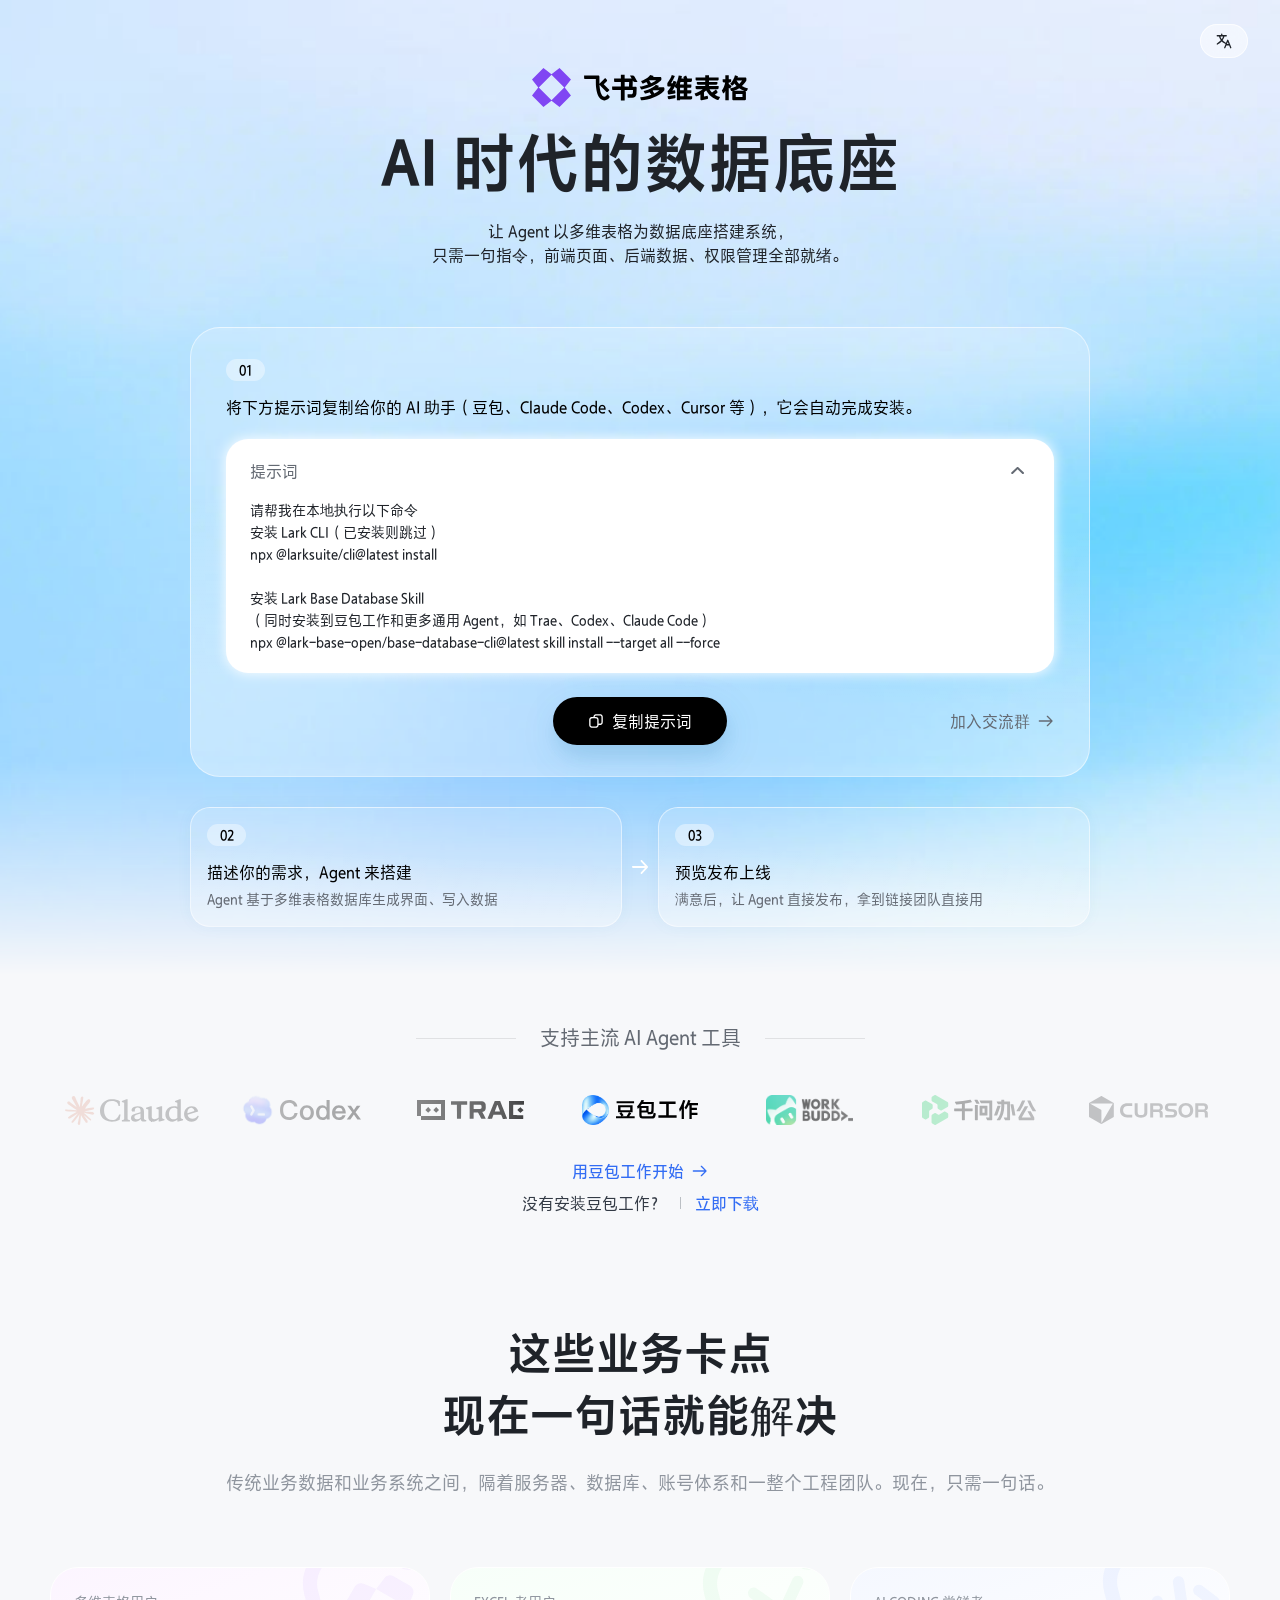
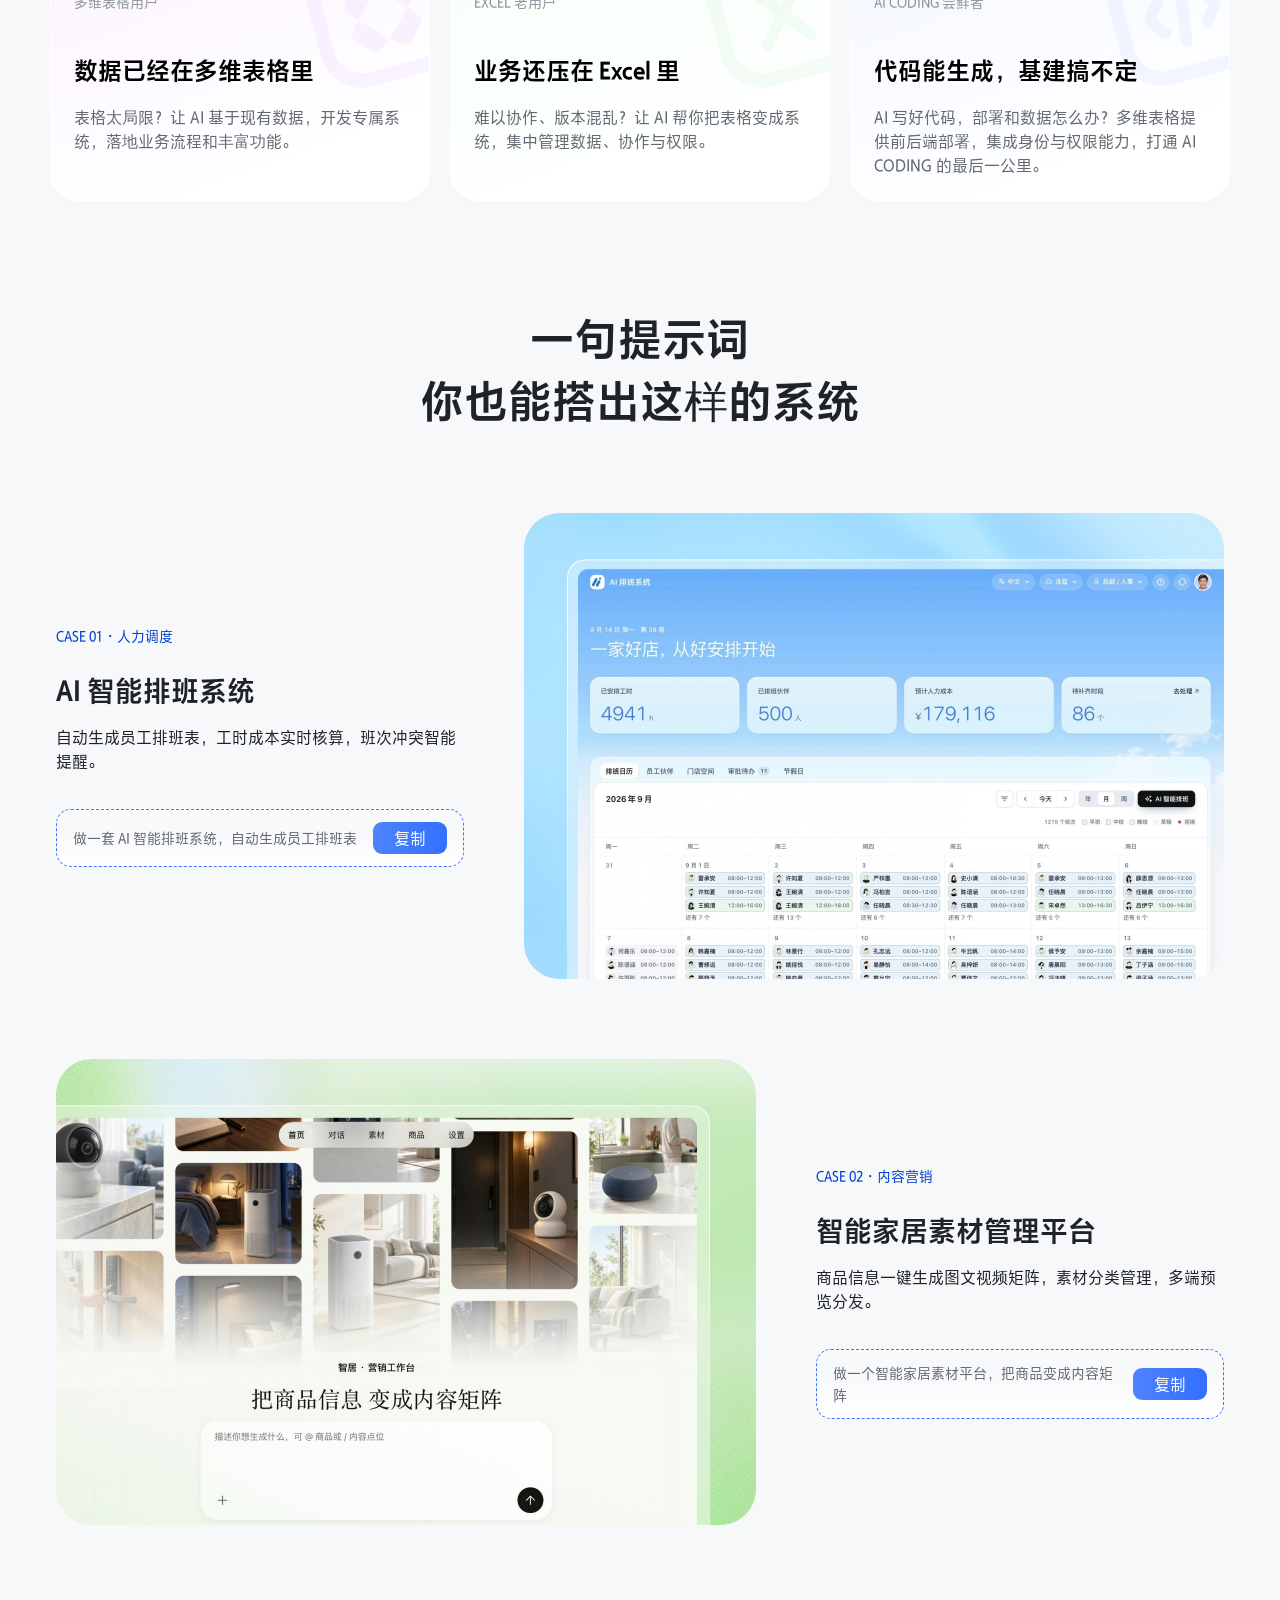
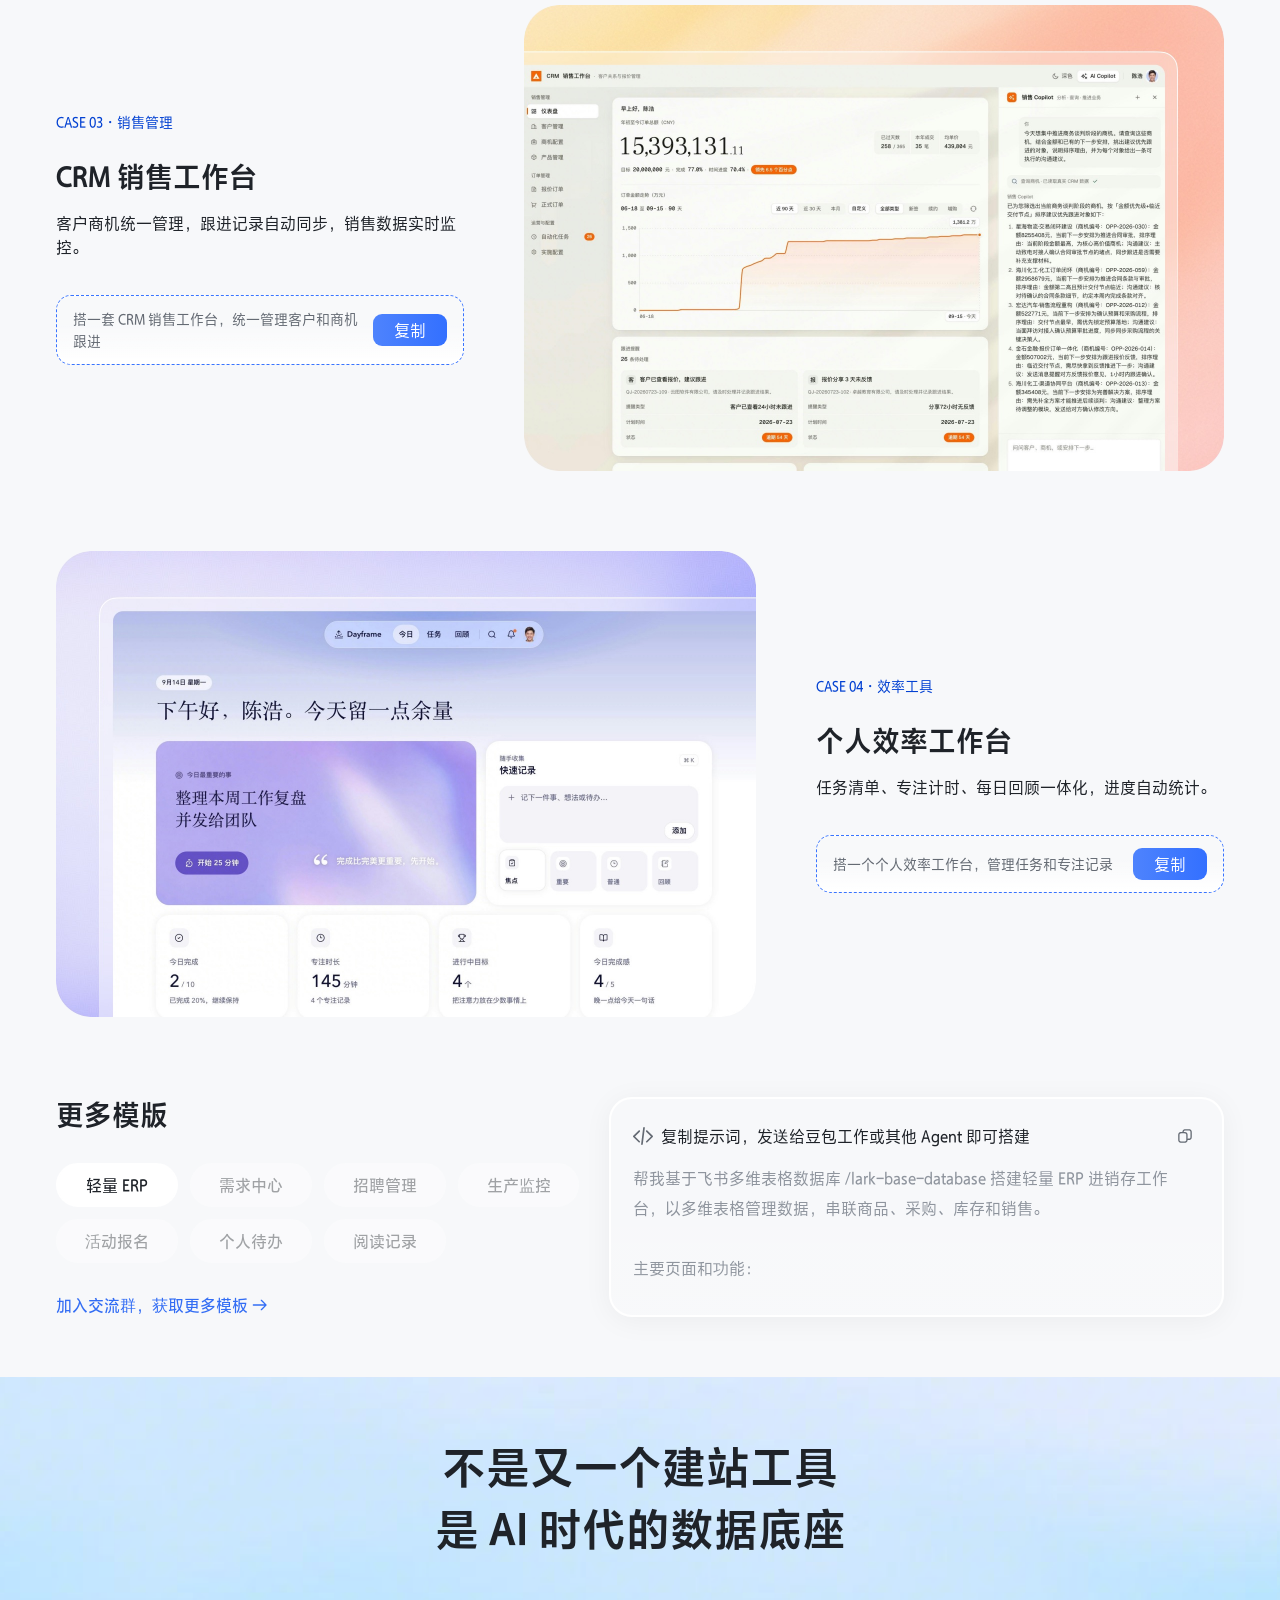
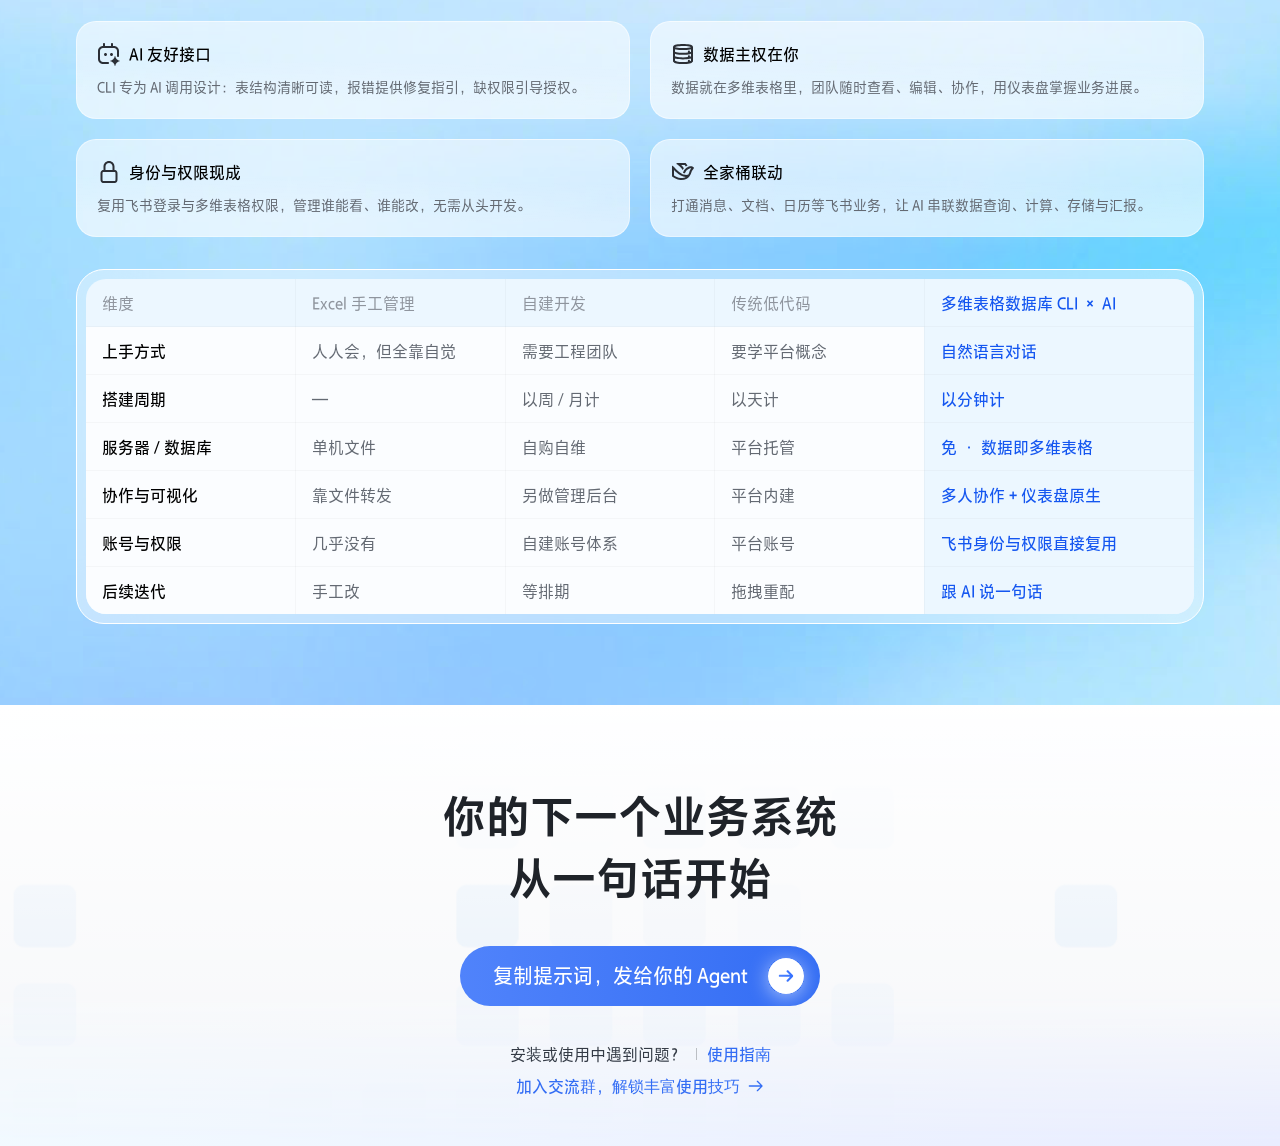
<file: index.html>
<!DOCTYPE html>
<html lang="zh-CN">

<head>
  <meta charset="UTF-8">
  <meta name="viewport" content="width=device-width, initial-scale=1.0">
  <title>多维表格数据库 · AI 时代的数据底座</title>
  <link rel="icon" type="image/svg+xml" sizes="any" href="./assets/brand-mark.svg">
  <link rel="stylesheet" href="./styles.css?v=20260922-43">
</head>

<body>
  <div class="language-switch">
    <button id="language-select" class="language-trigger" type="button" aria-label="切换语言" aria-haspopup="menu" aria-expanded="false" aria-controls="language-menu">
      <svg viewBox="0 0 24 24" width="14" height="14" fill="none" stroke="currentColor" stroke-width="1.7" stroke-linecap="round" stroke-linejoin="round" aria-hidden="true"><path d="M3 5h12M9 3v2M6 5c1 5 4 8 8 10M12 5c-1 5-4 8-9 11M13 21l4-10 4 10M14.5 17h5"/></svg>
      <span class="language-current">中文</span>
      <svg class="language-chevron" viewBox="0 0 16 16" width="16" height="16" fill="none" stroke="currentColor" stroke-width="1.5" aria-hidden="true"><path d="m4 6 4 4 4-4"/></svg>
    </button>
    <div id="language-menu" class="language-menu" role="menu" aria-labelledby="language-select" hidden>
      <a role="menuitemradio" aria-checked="true" href="?lang=zh" data-language="zh" lang="zh-CN" tabindex="-1">中文</a>
      <a role="menuitemradio" aria-checked="false" href="?lang=ja" data-language="ja" lang="ja" tabindex="-1">日本語</a>
      <a role="menuitemradio" aria-checked="false" href="?lang=en" data-language="en" lang="en" tabindex="-1">English</a>
    </div>
  </div>
  <main>

    <!-- ================= HERO（安装器版本） ================= -->
    <section class="hero is-expanded" id="top">
      <div class="hero-interactive-background" data-hover-effect="ascii-trail" aria-hidden="true">
        <img class="hero-ascii-source" data-ascii-source="true" alt="" src="./assets/hero-clean-background.png">
        <canvas class="pointer-events-none absolute inset-0 hero-ascii" data-ascii-overlay-state="init" aria-hidden="true"></canvas>
      </div>

      <div class="hero-content">
        <div class="hero-heading">
          <img class="brand" alt="飞书多维表格" width="216" height="39" src="./assets/brand-lockup.svg">
          <h1>AI 时代的数据底座</h1>
          <p class="subtitle">让 Agent 以多维表格为数据底座搭建系统，<br>只需一句指令，前端页面、后端数据、权限管理全部就绪。</p>
        </div>

        <div class="installer">
          <div class="install-intro">
            <span class="step-number">01</span>
            <p>将下方提示词复制给你的 AI 助手<span class="agent-examples">（豆包、Claude Code、Codex、Cursor 等）</span>，它会自动完成安装。</p>
          </div>

          <div class="code-block">
            <button class="code-heading" type="button" aria-expanded="true" aria-controls="install-code">
              <span>提示词</span>
              <span class="code-toggle-icon" aria-hidden="true"><img class="icon" alt="" src="./assets/down.svg"></span>
            </button>
            <div class="code-collapse" id="install-code">
              <div>
                <pre id="install-code-pre">请帮我在本地执行以下命令
安装 Lark CLI（已安装则跳过）
npx @larksuite/cli@latest install

安装 Lark Base Database Skill
（同时安装到豆包工作和更多通用 Agent，如 Trae、Codex、Claude Code）
npx @lark-base-open/base-database-cli@latest skill install --target all --force</pre>
              </div>
            </div>
          </div>

          <div class="install-bottom-actions">
            <button class="copy-install" type="button" data-copy-target="install-code-pre">
              <img class="icon" alt="" src="./assets/copy-v2.svg">复制提示词
            </button>
            <a class="guide-link" href="https://go.larkoffice.com/join-chat/b06lf889-273a-4a47-9aba-dfcc6b8eb69f" target="_blank" rel="noreferrer">加入交流群<span class="guide-arrow" aria-hidden="true"></span></a>
          </div>
        </div>

        <div class="steps">
          <article class="step">
            <span class="step-number">02</span>
            <h3>描述你的需求，Agent 来搭建</h3>
            <p>Agent 基于多维表格数据库生成界面、写入数据</p>
          </article>
          <img class="step-arrow" alt="" src="./assets/74-29019-imgVector3408.svg">
          <article class="step">
            <span class="step-number">03</span>
            <h3>预览发布上线</h3>
            <p>满意后，让 Agent 直接发布，拿到链接团队直接用</p>
          </article>
        </div>
      </div>
    </section>

    <!-- ================= AGENTS ================= -->
    <section class="agents content-width">
      <div class="agents-heading"><span></span>支持主流 AI Agent 工具<span></span></div>
      <!-- 豆包工作居中（第 4 位），两侧按距离对称递减透明度：data-fade 越大越淡 -->
      <div class="agent-logos">
        <div class="agent-logo agent-claude" data-fade="3" role="img" aria-label="Claude">
          <img width="134" height="29" alt="Claude" src="./assets/agent-imgFrame.svg">
        </div>
        <div class="agent-logo agent-codex" data-fade="2" role="img" aria-label="Codex">
          <span class="codex-mark"><img alt="" src="./assets/agent-imgImage1636403546.png"></span>
          <img width="81.246" height="20.142" alt="" src="./assets/agent-imgVector1.svg">
        </div>
        <div class="agent-logo agent-trae" data-fade="1" role="img" aria-label="TRAE">
          <img width="28" height="20" alt="" src="./assets/agent-imgGroup1.svg">
          <img width="72.652" height="19.008" alt="" src="./assets/agent-imgVector.svg">
        </div>
        <div class="agent-logo agent-doubao is-primary" data-fade="0" role="img" aria-label="豆包工作">
          <div class="doubao-logo">
            <img alt="" src="./assets/agent-imgLogo2.png">
            <img alt="" src="./assets/agent-img.svg">
          </div>
        </div>
        <div class="agent-logo agent-workbuddy" data-fade="1" role="img" aria-label="WORK BUDDY">
          <img width="87" height="30" alt="WORK BUDDY" src="./assets/agent-imgImage1636403543.png">
        </div>
        <div class="agent-logo agent-qianwen" data-fade="2" role="img" aria-label="千问办公">
          <img width="114.513" height="30" alt="千问办公" src="./assets/agent-imgGroup2147229967.svg">
        </div>
        <div class="agent-logo agent-cursor" data-fade="3" role="img" aria-label="Cursor">
          <img width="119.73" height="28.39" alt="Cursor" src="./assets/agent-imgGroup2.svg">
        </div>
        <span class="agent-row-break" aria-hidden="true"></span>
      </div>
      <div class="agent-start-links">
      <p class="quick-start agent-quick-start agent-quick-line1">
        <a class="text-link" href="doubao://" target="_blank" rel="noreferrer">用豆包工作开始<span class="guide-arrow" aria-hidden="true"></span></a>
      </p>
      <p class="quick-start agent-quick-start agent-quick-line2">
        <span>没有安装豆包工作？</span><span class="divider"></span><a class="text-link" href="https://www.doubao.com/work/" target="_blank" rel="noreferrer">立即下载</a>
      </p>
      </div>
    </section>

    <!-- ================= PERSONAS ================= -->
    <section class="personas content-width">
      <div class="reveal">
        <h2>这些业务卡点<br>现在一句话就能解决</h2>
        <p class="section-note">传统业务数据和业务系统之间，隔着服务器、数据库、账号体系和一整个工程团队。现在，只需一句话。</p>
      </div>
      <div class="persona-grid">
        <article class="persona reveal persona-0">
          <img class="persona-icon" alt="" src="./assets/74-29150-imgIconFileBitableV2Outlined.svg">
          <span>多维表格用户</span>
          <h3>数据已经在多维表格里</h3>
          <p>表格太局限？让 AI 基于现有数据，开发专属系统，落地业务流程和丰富功能。</p>
        </article>
        <article class="persona reveal persona-1">
          <img class="persona-icon" alt="" src="./assets/74-29150-imgIconFileExcelV2Outlined.svg">
          <span>EXCEL 老用户</span>
          <h3>业务还压在 Excel 里</h3>
          <p>难以协作、版本混乱？让 AI 帮你把表格变成系统，集中管理数据、协作与权限。</p>
        </article>
        <article class="persona reveal persona-2">
          <img class="persona-icon" alt="" src="./assets/74-29150-imgIconFileCodeV2Outlined.svg">
          <span>AI CODING 尝鲜者</span>
          <h3>代码能生成，基建搞不定</h3>
          <p>AI 写好代码，部署和数据怎么办？多维表格提供前后端部署，集成身份与权限能力，打通 AI CODING 的最后一公里。</p>
        </article>
      </div>
    </section>

    <!-- ================= CASES ================= -->
    <section class="cases content-width" id="cases">
      <h2 class="reveal">一句提示词<br>你也能搭出这样的系统</h2>
      <div class="case-list">
        <article class="case-row case-1">
          <div class="case-copy">
            <span class="case-label">CASE 01・人力调度</span>
            <h3>AI 智能排班系统</h3>
            <p>自动生成员工排班表，工时成本实时核算，班次冲突智能提醒。</p>
            <div class="prompt-box">
              <p>做一套 AI 智能排班系统，自动生成员工排班表</p>
              <button class="copy-small case-prompt-copy" type="button" data-case="ai-scheduling" aria-label="复制提示词">复制</button>
            </div>          </div>
          <div class="case-visual">
            <img alt="AI 智能排班系统界面示意" width="1400" height="932" src="./assets/case-4.jpg">
          </div>
        </article>
        <article class="case-row case-2">
          <div class="case-copy">
            <span class="case-label">CASE 02・内容营销</span>
            <h3>智能家居素材管理平台</h3>
            <p>商品信息一键生成图文视频矩阵，素材分类管理，多端预览分发。</p>
            <div class="prompt-box">
              <p>做一个智能家居素材平台，把商品变成内容矩阵</p>
              <button class="copy-small case-prompt-copy" type="button" data-case="smart-home" aria-label="复制提示词">复制</button>
            </div>          </div>
          <div class="case-visual">
            <img alt="智能家居素材管理平台界面示意" width="1400" height="932" src="./assets/case-3.jpg">
          </div>
        </article>
        <article class="case-row case-3">
          <div class="case-copy">
            <span class="case-label">CASE 03・销售管理</span>
            <h3>CRM 销售工作台</h3>
            <p>客户商机统一管理，跟进记录自动同步，销售数据实时监控。</p>
            <div class="prompt-box">
              <p>搭一套 CRM 销售工作台，统一管理客户和商机跟进</p>
              <button class="copy-small case-prompt-copy" type="button" data-case="crm" aria-label="复制提示词">复制</button>
            </div>          </div>
          <div class="case-visual">
            <img alt="CRM 销售工作台界面示意" width="1400" height="932" src="./assets/case-1.jpg">
          </div>
        </article>
        <article class="case-row case-4">
          <div class="case-copy">
            <span class="case-label">CASE 04・效率工具</span>
            <h3>个人效率工作台</h3>
            <p>任务清单、专注计时、每日回顾一体化，进度自动统计。</p>
            <div class="prompt-box">
              <p>搭一个个人效率工作台，管理任务和专注记录</p>
              <button class="copy-small case-prompt-copy" type="button" data-case="productivity" aria-label="复制提示词">复制</button>
            </div>          </div>
          <div class="case-visual">
            <img alt="个人效率工作台界面示意" width="1400" height="932" src="./assets/case-2.jpg">
          </div>
        </article>
      </div>

      <!-- 更多模版：左侧场景标签 + 右侧提示词面板，提示词由 main.js 注入 -->
      <div class="templates reveal">
        <div class="template-selector">
          <h3>更多模版</h3>
          <div class="template-tabs" role="tablist" aria-label="场景模版">
            <button role="tab" id="tab-0" aria-controls="template-panel" aria-selected="true" tabindex="0" class="selected" title="轻量 ERP（进销存）">轻量 ERP</button>
            <button role="tab" id="tab-1" aria-controls="template-panel" aria-selected="false" tabindex="-1" class="" title="需求中心">需求中心</button>
            <button role="tab" id="tab-2" aria-controls="template-panel" aria-selected="false" tabindex="-1" class="" title="招聘管理">招聘管理</button>
            <button role="tab" id="tab-3" aria-controls="template-panel" aria-selected="false" tabindex="-1" class="" title="生产监控">生产监控</button>
            <button role="tab" id="tab-4" aria-controls="template-panel" aria-selected="false" tabindex="-1" class="" title="活动报名">活动报名</button>
            <button role="tab" id="tab-5" aria-controls="template-panel" aria-selected="false" tabindex="-1" class="" title="个人待办">个人待办</button>
            <button role="tab" id="tab-6" aria-controls="template-panel" aria-selected="false" tabindex="-1" class="" title="阅读记录">阅读记录</button>
          </div>
        </div>
        <div class="template-panel" role="tabpanel" id="template-panel" aria-labelledby="tab-0">
          <div class="template-header">
            <span><img class="icon" alt="" src="./assets/code.svg">复制提示词，发送给豆包工作或其他 Agent 即可搭建</span>
            <button class="icon-button" type="button" data-copied="false" aria-label="复制当前模版指令">
              <span class="copy-icon" aria-hidden="true"></span>
            </button>
          </div>
          <pre data-top-fade="false" data-bottom-fade="false"></pre>
        </div>
        <p class="template-group-link">
          <a class="text-link" href="https://go.larkoffice.com/join-chat/b06lf889-273a-4a47-9aba-dfcc6b8eb69f" target="_blank" rel="noreferrer">加入交流群，获取更多模板<span class="guide-arrow" aria-hidden="true"></span></a>
        </p>
      </div>
    </section>

    <!-- ================= FOUNDATION ================= -->
    <section class="foundation">
      <div class="foundation-background" data-hover-effect="ascii-trail" aria-hidden="true">
        <img class="hero-ascii-source" data-ascii-source="true" alt="" src="./assets/foundation-final.png">
        <canvas class="pointer-events-none absolute inset-0 hero-ascii" data-ascii-overlay-state="init" aria-hidden="true"></canvas>
      </div>

      <div class="foundation-content">
        <h2 class="reveal">不是又一个建站工具<br>是 AI 时代的数据底座</h2>

        <div class="feature-grid">
          <article class="feature reveal">
            <h3><img alt="" width="24" height="24" src="./assets/74-85416-imgIconBaseAgentChatbotOutlined.svg">AI 友好接口</h3>
            <p>CLI 专为 AI 调用设计：表结构清晰可读，报错提供修复指引，缺权限引导授权。</p>
          </article>
          <article class="feature reveal">
            <h3><img alt="" width="24" height="24" src="./assets/database.svg">数据主权在你</h3>
            <p>数据就在多维表格里，团队随时查看、编辑、协作，用仪表盘掌握业务进展。</p>
          </article>
          <article class="feature reveal">
            <h3><img alt="" width="24" height="24" src="./assets/74-85416-imgIconLockV2Outlined.svg">身份与权限现成</h3>
            <p>复用飞书登录与多维表格权限，管理谁能看、谁能改，无需从头开发。</p>
          </article>
          <article class="feature reveal">
            <h3><img alt="" width="24" height="24" src="./assets/74-85416-imgIconLarkBoldOutlined.svg">全家桶联动</h3>
            <p>打通消息、文档、日历等飞书业务，让 AI 串联数据查询、计算、存储与汇报。</p>
          </article>
        </div>

        <!-- 宽屏表格 / 窄屏卡片，由 main.js 在 904px 断点切换 -->
        <div class="comparison reveal"></div>
      </div>
    </section>

    <!-- ================= FOOTER ================= -->
    <footer>
      <div class="footer-content reveal">
        <h2>你的下一个业务系统<br>从一句话开始</h2>
        <div class="footer-actions">
          <button class="primary-cta" id="footer-cta" type="button">
            <span class="cta-label">复制提示词，发给你的 Agent</span>
            <img class="cta-arrow" alt="" src="./assets/74-29935-imgGroup1912054348.svg">
          </button>
        </div>
        <div class="footer-help-links">
        <p class="quick-start footer-quick-start footer-line1">安装或使用中遇到问题？<span class="divider"></span><a class="text-link" href="https://bytedance.larkoffice.com/wiki/Cz9awzOhEiBGXiknGbZc5Qptn2e?from=from_copylink" target="_blank" rel="noreferrer">使用指南</a></p>
        <p class="quick-start footer-quick-start footer-line2"><a class="text-link" href="https://go.larkoffice.com/join-chat/b06lf889-273a-4a47-9aba-dfcc6b8eb69f" target="_blank" rel="noreferrer">加入交流群，解锁丰富使用技巧<span class="guide-arrow" aria-hidden="true"></span></a></p>
        </div>
      </div>
    </footer>

  </main>

  <script type="module" src="./main.js?v=20260922-38"></script>
</body>

</html>
</file>
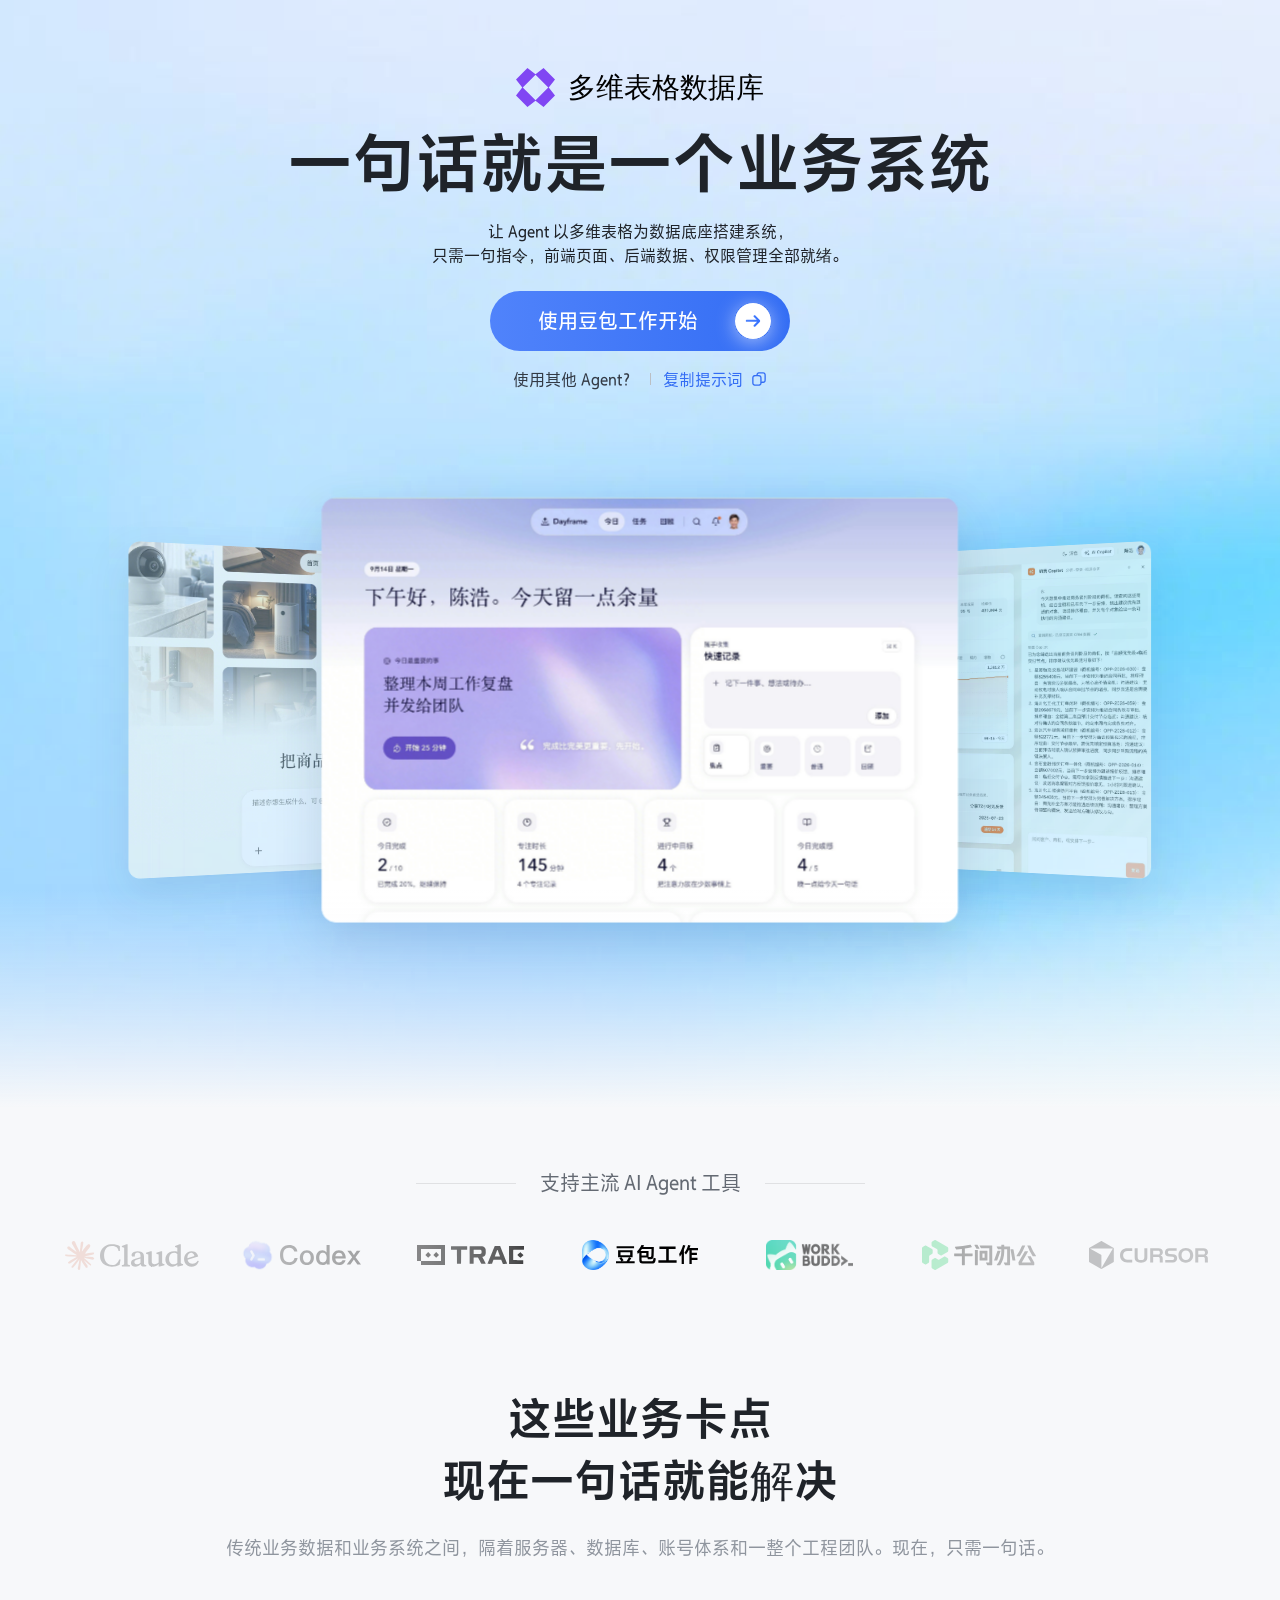
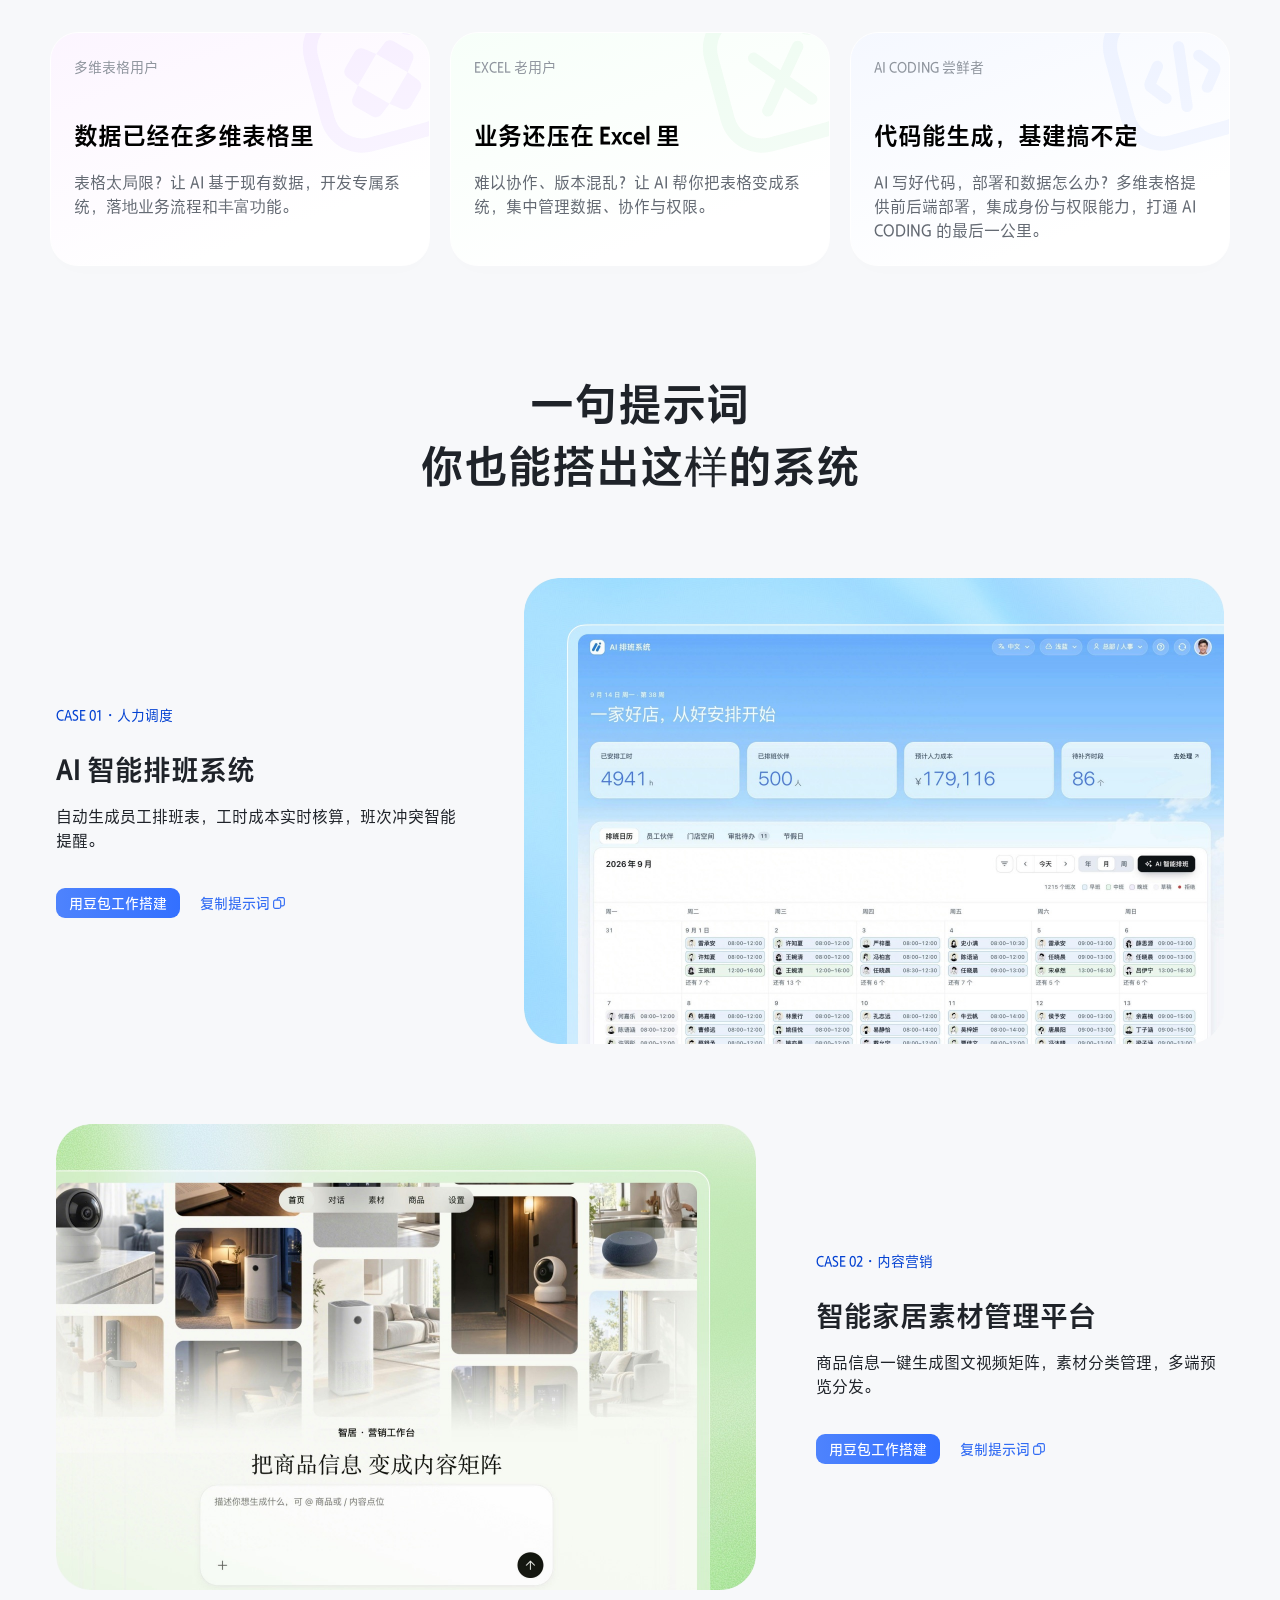
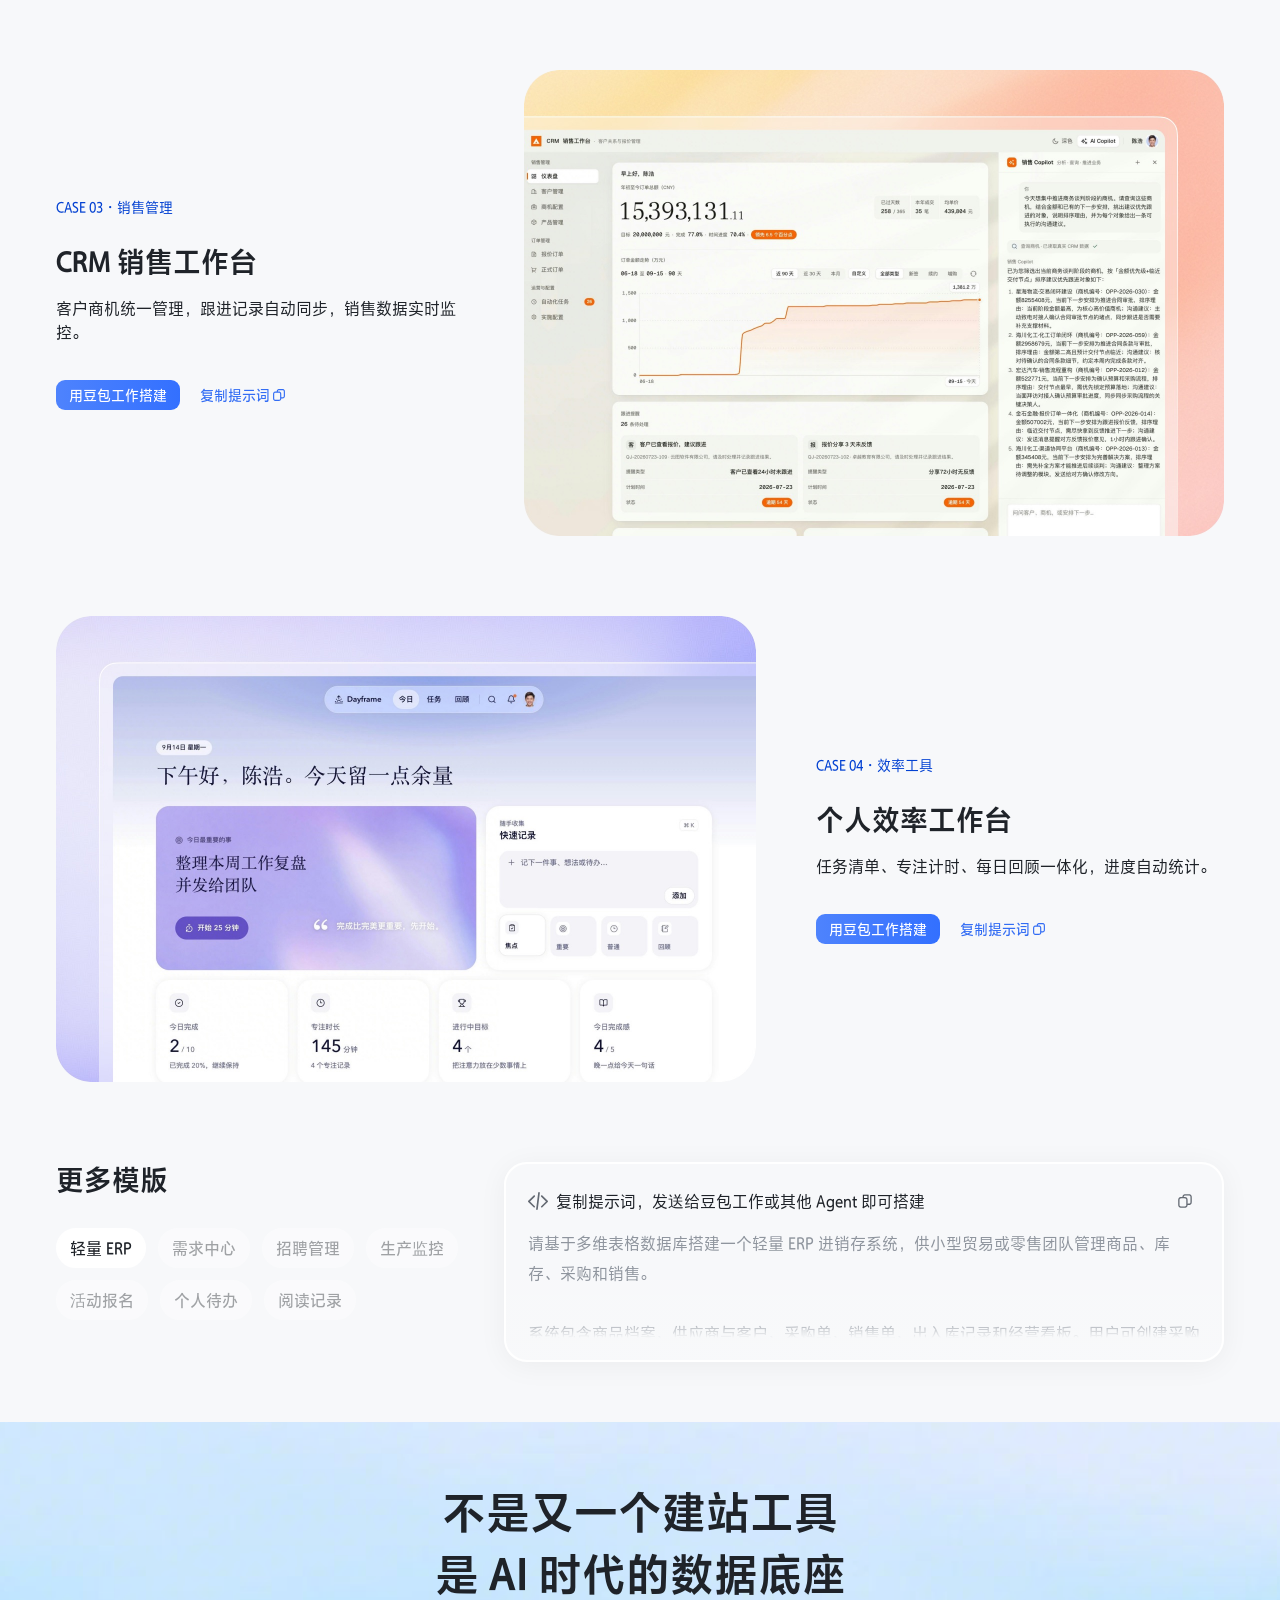
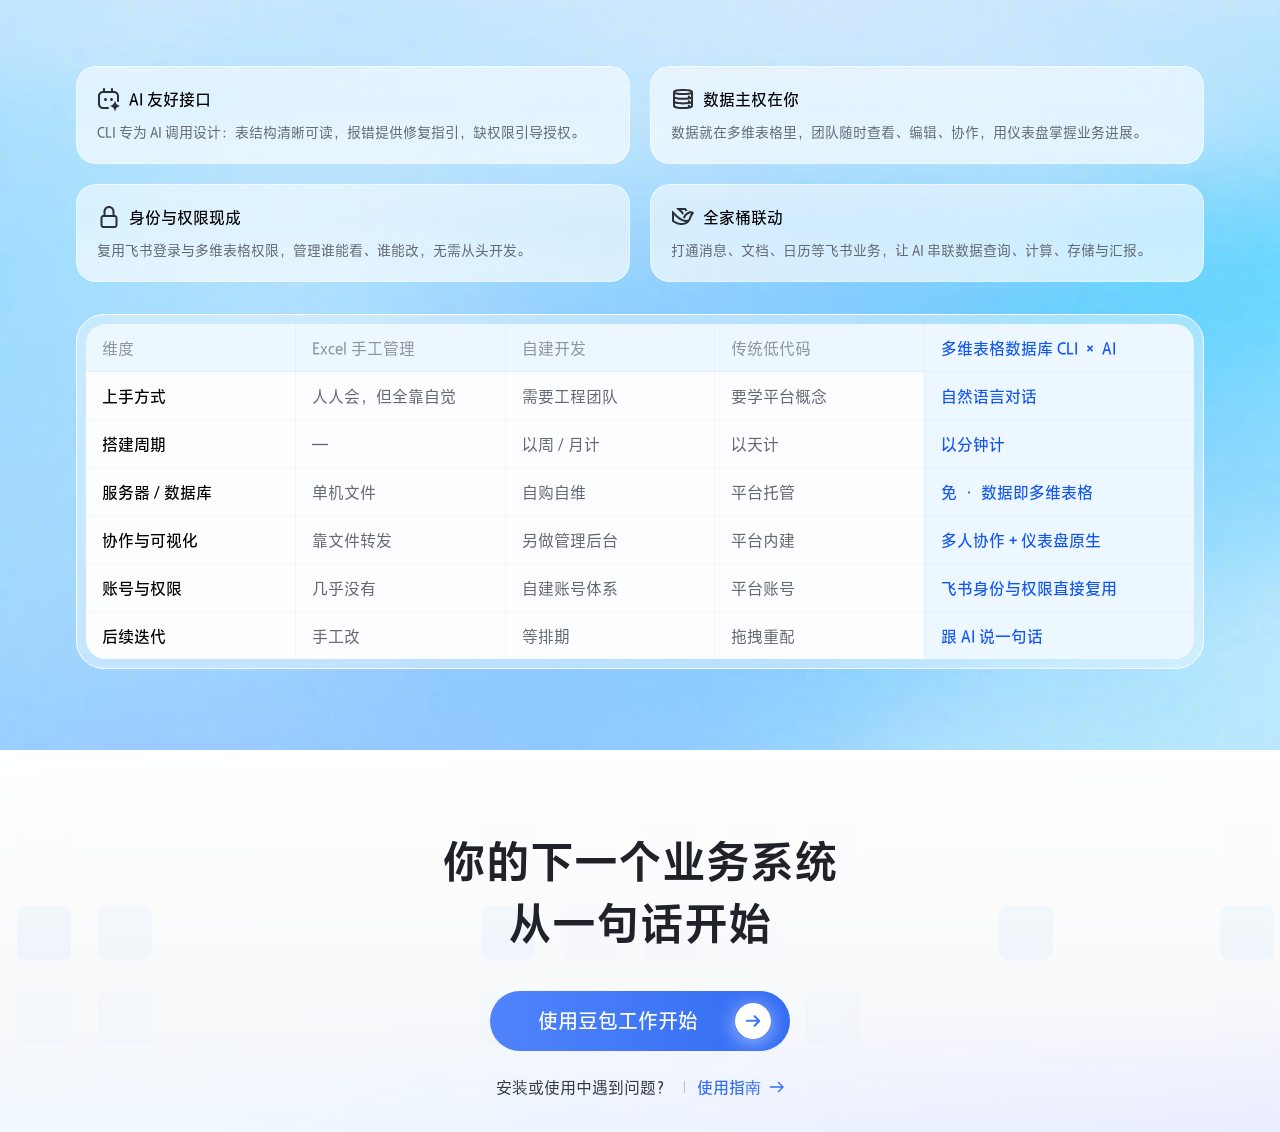
<file: src/index.html>
<!DOCTYPE html>
<html lang="zh-CN">

<head>
  <meta charset="UTF-8">
  <meta name="viewport" content="width=device-width, initial-scale=1.0">
  <title>多维表格数据库 · 一句话就是一个业务系统</title>
  <link rel="stylesheet" href="./styles.css?v=20260921-16">
</head>

<body>
  <main>

    <!-- ================= HERO ================= -->
    <section class="hero recording-hero" id="top">
      <div class="hero-interactive-background recording-background" data-hover-effect="ascii-trail" aria-hidden="true">
        <img class="hero-ascii-source" data-ascii-source="true" alt="" src="./assets/hero-clean-background.png">
        <canvas class="pointer-events-none absolute inset-0 hero-ascii" data-ascii-overlay-state="init" aria-hidden="true"></canvas>
      </div>

      <div class="hero-content">
        <div class="hero-heading">
          <div class="brand">
            <img class="brand-mark" alt="多维表格" width="39" height="39" src="./assets/brand-mark.svg">
            <span class="brand-name">多维表格数据库</span>
          </div>
          <h1>一句话就是一个业务系统</h1>
          <p class="subtitle">让 Agent 以多维表格为数据底座搭建系统，<br>只需一句指令，前端页面、后端数据、权限管理全部就绪。</p>
        </div>

        <button class="primary-cta signup-footer signup-top" id="doubao-cta" type="button">
          <span class="cta-label">使用豆包工作开始</span>
          <img class="cta-arrow" alt="" src="./assets/74-29935-imgGroup1912054348.svg">
        </button>

        <p class="quick-start">使用其他 Agent？<span class="divider"></span><button class="text-link copy-prompt" id="copy-prompt" type="button">复制提示词 <span class="copy-icon" aria-hidden="true"></span></button></p>

      </div>

      <!-- 扇形轮播：同时展示 3 张，中间水平最大，两侧缩小并向外倾斜 -->
      <div class="hero-preview" data-image-scene="0">
        <div class="fan-stage">
          <div class="fan-card" data-slot="left" aria-hidden="true">
            <img alt="" loading="eager" decoding="async" src="./assets/hero-personal-workspace-original.jpg">
          </div>
          <div class="fan-card" data-slot="center" role="img">
            <img alt="" loading="eager" decoding="async" src="./assets/hero-crm-workspace-original.jpg">
          </div>
          <div class="fan-card" data-slot="right" aria-hidden="true">
            <img alt="" loading="eager" decoding="async" src="./assets/hero-ai-scheduling-original.jpg">
          </div>
          <div class="fan-card" data-slot="hidden" aria-hidden="true">
            <img alt="" loading="eager" decoding="async" src="./assets/hero-smart-home-original.jpg">
          </div>
        </div>

      </div>

    </section>

    <!-- ================= AGENTS ================= -->
    <section class="agents content-width">
      <div class="agents-heading"><span></span>支持主流 AI Agent 工具<span></span></div>
      <!-- 豆包工作居中（第 4 位），两侧按距离对称递减透明度：data-fade 越大越淡 -->
      <div class="agent-logos">
        <div class="agent-logo agent-claude" data-fade="3" role="img" aria-label="Claude">
          <img width="134" height="29" alt="Claude" src="./assets/agent-imgFrame.svg">
        </div>
        <div class="agent-logo agent-codex" data-fade="2" role="img" aria-label="Codex">
          <span class="codex-mark"><img alt="" src="./assets/agent-imgImage1636403546.png"></span>
          <img width="81.246" height="20.142" alt="" src="./assets/agent-imgVector1.svg">
        </div>
        <div class="agent-logo agent-trae" data-fade="1" role="img" aria-label="TRAE">
          <img width="28" height="20" alt="" src="./assets/agent-imgGroup1.svg">
          <img width="72.652" height="19.008" alt="" src="./assets/agent-imgVector.svg">
        </div>
        <div class="agent-logo agent-doubao is-primary" data-fade="0" role="img" aria-label="豆包工作">
          <div class="doubao-logo">
            <img alt="" src="./assets/agent-imgLogo2.png">
            <img alt="" src="./assets/agent-img.svg">
          </div>
        </div>
        <div class="agent-logo agent-workbuddy" data-fade="1" role="img" aria-label="WORK BUDDY">
          <img width="87" height="30" alt="WORK BUDDY" src="./assets/agent-imgImage1636403543.png">
        </div>
        <div class="agent-logo agent-qianwen" data-fade="2" role="img" aria-label="千问办公">
          <img width="114.513" height="30" alt="千问办公" src="./assets/agent-imgGroup2147229967.svg">
        </div>
        <div class="agent-logo agent-cursor" data-fade="3" role="img" aria-label="Cursor">
          <img width="119.73" height="28.39" alt="Cursor" src="./assets/agent-imgGroup2.svg">
        </div>
        <span class="agent-row-break" aria-hidden="true"></span>
      </div>
    </section>

    <!-- ================= PERSONAS ================= -->
    <section class="personas content-width">
      <div class="reveal">
        <h2>这些业务卡点<br>现在一句话就能解决</h2>
        <p class="section-note">传统业务数据和业务系统之间，隔着服务器、数据库、账号体系和一整个工程团队。现在，只需一句话。</p>
      </div>
      <div class="persona-grid">
        <article class="persona reveal persona-0">
          <img class="persona-icon" alt="" src="./assets/74-29150-imgIconFileBitableV2Outlined.svg">
          <span>多维表格用户</span>
          <h3>数据已经在多维表格里</h3>
          <p>表格太局限？让 AI 基于现有数据，开发专属系统，落地业务流程和丰富功能。</p>
        </article>
        <article class="persona reveal persona-1">
          <img class="persona-icon" alt="" src="./assets/74-29150-imgIconFileExcelV2Outlined.svg">
          <span>EXCEL 老用户</span>
          <h3>业务还压在 Excel 里</h3>
          <p>难以协作、版本混乱？让 AI 帮你把表格变成系统，集中管理数据、协作与权限。</p>
        </article>
        <article class="persona reveal persona-2">
          <img class="persona-icon" alt="" src="./assets/74-29150-imgIconFileCodeV2Outlined.svg">
          <span>AI CODING 尝鲜者</span>
          <h3>代码能生成，基建搞不定</h3>
          <p>AI 写好代码，部署和数据怎么办？多维表格提供前后端部署，集成身份与权限能力，打通 AI CODING 的最后一公里。</p>
        </article>
      </div>
    </section>

    <!-- ================= CASES ================= -->
    <section class="cases content-width" id="cases">
      <h2 class="reveal">一句提示词<br>你也能搭出这样的系统</h2>
      <div class="case-list">
        <article class="case-row case-1">
          <div class="case-copy">
            <span class="case-label">CASE 01・人力调度</span>
            <h3>AI 智能排班系统</h3>
            <p>自动生成员工排班表，工时成本实时核算，班次冲突智能提醒。</p>
            <div class="case-actions">
              <button class="copy-small case-build" type="button" data-case="ai-scheduling">用豆包工作搭建</button>
              <button class="text-link copy-prompt case-copy-prompt" type="button" data-case="ai-scheduling">复制提示词 <span class="copy-icon" aria-hidden="true"></span></button>
            </div>
          </div>
          <div class="case-visual">
            <img alt="AI 智能排班系统界面示意" width="1400" height="932" src="./assets/case-4.jpg">
          </div>
        </article>
        <article class="case-row case-2">
          <div class="case-copy">
            <span class="case-label">CASE 02・内容营销</span>
            <h3>智能家居素材管理平台</h3>
            <p>商品信息一键生成图文视频矩阵，素材分类管理，多端预览分发。</p>
            <div class="case-actions">
              <button class="copy-small case-build" type="button" data-case="smart-home">用豆包工作搭建</button>
              <button class="text-link copy-prompt case-copy-prompt" type="button" data-case="smart-home">复制提示词 <span class="copy-icon" aria-hidden="true"></span></button>
            </div>
          </div>
          <div class="case-visual">
            <img alt="智能家居素材管理平台界面示意" width="1400" height="932" src="./assets/case-3.jpg">
          </div>
        </article>
        <article class="case-row case-3">
          <div class="case-copy">
            <span class="case-label">CASE 03・销售管理</span>
            <h3>CRM 销售工作台</h3>
            <p>客户商机统一管理，跟进记录自动同步，销售数据实时监控。</p>
            <div class="case-actions">
              <button class="copy-small case-build" type="button" data-case="crm">用豆包工作搭建</button>
              <button class="text-link copy-prompt case-copy-prompt" type="button" data-case="crm">复制提示词 <span class="copy-icon" aria-hidden="true"></span></button>
            </div>
          </div>
          <div class="case-visual">
            <img alt="CRM 销售工作台界面示意" width="1400" height="932" src="./assets/case-1.jpg">
          </div>
        </article>
        <article class="case-row case-4">
          <div class="case-copy">
            <span class="case-label">CASE 04・效率工具</span>
            <h3>个人效率工作台</h3>
            <p>任务清单、专注计时、每日回顾一体化，进度自动统计。</p>
            <div class="case-actions">
              <button class="copy-small case-build" type="button" data-case="productivity">用豆包工作搭建</button>
              <button class="text-link copy-prompt case-copy-prompt" type="button" data-case="productivity">复制提示词 <span class="copy-icon" aria-hidden="true"></span></button>
            </div>
          </div>
          <div class="case-visual">
            <img alt="个人效率工作台界面示意" width="1400" height="932" src="./assets/case-2.jpg">
          </div>
        </article>
      </div>

      <!-- 更多模版：左侧场景标签 + 右侧提示词面板，提示词由 main.js 注入 -->
      <div class="templates reveal">
        <div class="template-selector">
          <h3>更多模版</h3>
          <div class="template-tabs" role="tablist" aria-label="场景模版">
            <button role="tab" id="tab-0" aria-controls="template-panel" aria-selected="true" tabindex="0" class="selected" title="轻量 ERP（进销存）">轻量 ERP</button>
            <button role="tab" id="tab-1" aria-controls="template-panel" aria-selected="false" tabindex="-1" class="" title="需求中心">需求中心</button>
            <button role="tab" id="tab-2" aria-controls="template-panel" aria-selected="false" tabindex="-1" class="" title="招聘管理">招聘管理</button>
            <button role="tab" id="tab-3" aria-controls="template-panel" aria-selected="false" tabindex="-1" class="" title="生产监控">生产监控</button>
            <button role="tab" id="tab-4" aria-controls="template-panel" aria-selected="false" tabindex="-1" class="" title="活动报名">活动报名</button>
            <button role="tab" id="tab-5" aria-controls="template-panel" aria-selected="false" tabindex="-1" class="" title="个人待办">个人待办</button>
            <button role="tab" id="tab-6" aria-controls="template-panel" aria-selected="false" tabindex="-1" class="" title="阅读记录">阅读记录</button>
          </div>
        </div>
        <div class="template-panel" role="tabpanel" id="template-panel" aria-labelledby="tab-0">
          <div class="template-header">
            <span><img class="icon" alt="" src="./assets/code.svg">复制提示词，发送给豆包工作或其他 Agent 即可搭建</span>
            <button class="icon-button" type="button" data-copied="false" aria-label="复制当前模版指令">
              <span class="copy-icon" aria-hidden="true"></span>
            </button>
          </div>
          <pre data-top-fade="false" data-bottom-fade="false"></pre>
        </div>
      </div>
    </section>

    <!-- ================= FOUNDATION ================= -->
    <section class="foundation">
      <div class="foundation-background" data-hover-effect="ascii-trail" aria-hidden="true">
        <img class="hero-ascii-source" data-ascii-source="true" alt="" src="./assets/foundation-final.png">
        <canvas class="pointer-events-none absolute inset-0 hero-ascii" data-ascii-overlay-state="init" aria-hidden="true"></canvas>
      </div>

      <div class="foundation-content">
        <h2 class="reveal">不是又一个建站工具<br>是 AI 时代的数据底座</h2>

        <div class="feature-grid">
          <article class="feature reveal">
            <h3><img alt="" width="24" height="24" src="./assets/74-85416-imgIconBaseAgentChatbotOutlined.svg">AI 友好接口</h3>
            <p>CLI 专为 AI 调用设计：表结构清晰可读，报错提供修复指引，缺权限引导授权。</p>
          </article>
          <article class="feature reveal">
            <h3><img alt="" width="24" height="24" src="./assets/database.svg">数据主权在你</h3>
            <p>数据就在多维表格里，团队随时查看、编辑、协作，用仪表盘掌握业务进展。</p>
          </article>
          <article class="feature reveal">
            <h3><img alt="" width="24" height="24" src="./assets/74-85416-imgIconLockV2Outlined.svg">身份与权限现成</h3>
            <p>复用飞书登录与多维表格权限，管理谁能看、谁能改，无需从头开发。</p>
          </article>
          <article class="feature reveal">
            <h3><img alt="" width="24" height="24" src="./assets/74-85416-imgIconLarkBoldOutlined.svg">全家桶联动</h3>
            <p>打通消息、文档、日历等飞书业务，让 AI 串联数据查询、计算、存储与汇报。</p>
          </article>
        </div>

        <!-- 宽屏表格 / 窄屏卡片，由 main.js 在 904px 断点切换 -->
        <div class="comparison reveal"></div>
      </div>
    </section>

    <!-- ================= FOOTER ================= -->
    <footer>
      <div class="footer-content reveal">
        <h2>你的下一个业务系统<br>从一句话开始</h2>
        <div class="footer-actions">
          <button class="primary-cta signup-footer" id="footer-cta" type="button">
            <span class="cta-label">使用豆包工作开始</span>
            <img class="cta-arrow" alt="" src="./assets/74-29935-imgGroup1912054348.svg">
          </button>
        </div>
        <p class="quick-start footer-quick-start">安装或使用中遇到问题？<span class="divider"></span><a class="text-link" href="https://bytedance.larkoffice.com/wiki/Cz9awzOhEiBGXiknGbZc5Qptn2e" target="_blank" rel="noreferrer">使用指南<span class="guide-arrow" aria-hidden="true"></span></a></p>
      </div>
    </footer>

  </main>

  <script type="module" src="./main.js?v=20260921-23"></script>
</body>

</html>
</file>
<file: styles.css>
:root {
  --asset-footer-pattern-png: url("./assets/footer-pattern.png");
  --asset-foundation-final-png: url("./assets/foundation-final.png");
  --asset-guide-arrow-svg: url("./assets/guide-arrow.svg");
  --asset-hero-background-custom-png: url("./assets/hero-background-custom.png");
  --asset-hero-bg-png: url("./assets/hero-bg.png");
  --asset-hero-clean-background-png: url("./assets/hero-clean-background.png");
  --asset-hero-desktop-png: url("./assets/hero-desktop.png");
  --asset-hero-recording-static-png: url("./assets/hero-recording-static.png");
  --asset-hero-tablet-png: url("./assets/hero-tablet.png");
}

@font-face{font-family:FZ;src:url("./fonts/FZ-0.woff2")format("woff2");font-weight:400;font-display:swap}@font-face{font-family:FZ;src:url("./fonts/FZ-1.woff2")format("woff2");font-weight:500;font-display:swap}@font-face{font-family:FZ;src:url("./fonts/FZ-2.woff2")format("woff2");font-weight:600;font-display:swap}:root{color:#1f2329;font-synthesis:none;--blue:#336df4;--caption:#646a73;--muted:#8f959e;background:#f7f8fa;font-family:FZ;font-weight:400}*{box-sizing:border-box}html{scroll-behavior:smooth}body{margin:0}main{overflow:clip}h1,h2,h3,p,pre{margin:0}button,a{-webkit-tap-highlight-color:transparent}button,a,input{font:inherit}button{cursor:pointer;color:inherit;border:0}a{color:inherit;text-decoration:none}button:focus-visible,a:focus-visible,pre:focus-visible{outline-offset:4px;outline:3px solid #3370ff}button{transition:background .16s,color .16s,opacity .16s,box-shadow .16s}img{max-width:100%;display:block}h2{text-align:center;font-size:44px;font-weight:600;line-height:62px}h3{font-weight:600}pre{white-space:pre-wrap;font-family:inherit}.content-width{width:min(1440px,100%);margin:auto;padding-left:56px;padding-right:56px}.icon{object-fit:contain;flex-shrink:0;width:20px;height:20px}.hero{padding:68px 24px 48px;position:relative}.hero-background{pointer-events:none;background:var(--asset-hero-bg-png) top/1920px 937px no-repeat;width:1920px;height:937px;position:absolute;top:0;left:50%;transform:translate(-50%)}.hero-content{width:900px;max-width:100%;margin:auto;position:relative}.hero-heading{text-align:center}.brand{display:flex;align-items:center;justify-content:center;gap:13.75px;margin:auto}.brand-mark{width:39px;height:39px;flex-shrink:0}.brand-name{font-family:"PingFang SC","Heiti SC","Microsoft YaHei",sans-serif;font-weight:600;font-size:27.6px;line-height:39px;color:#000;white-space:nowrap}h1{color:#000;margin-top:8px;font-size:64px;font-weight:600;line-height:80px}.subtitle{max-width:510px;margin:24px auto 0;font-size:16px;line-height:24px}.installer{background:linear-gradient(2deg,#fff3 21.478%,#fff0 57.691%),#ffffff57;border:1px solid #ffffff80;border-radius:22px;margin-top:60px;padding:25px 35px 35px}.installer-toolbar{justify-content:space-between;align-items:center;height:40px;margin-bottom:24px;display:flex}.terminal-dots{gap:14px;display:flex}.terminal-dots i{background:#ff5f57;border-radius:50%;width:17px;height:17px}.terminal-dots i:nth-child(2){background:#febc2e}.terminal-dots i:nth-child(3){background:#28c840}.installer-actions{align-items:center;gap:18px;display:flex}.copy-install{color:#fff;background:#000;border-radius:36px;min-width:96px;height:40px;padding:8px 16px;font-weight:500;line-height:24px;box-shadow:2px 12px 40px #00659d1a,2px 12px 13px #00659d14}.copy-install:hover{background:#30343b}.copy-install:active{box-shadow:none;background:#16181c}.guide-link{color:#000;background:0 0;padding:0;font-weight:500;line-height:24px}.guide-link:hover{color:#3370ff}.guide-link:active{color:#245bdb}.code-block{background:#ffffff47;border-radius:17px;padding:20px 24px}.code-heading{text-align:left;background:0 0;justify-content:space-between;align-items:center;gap:12px;width:100%;min-height:30px;padding:0;font-size:16px;line-height:30px;display:flex}.code-heading>span{align-items:center;gap:8px;display:flex}.code-heading>.icon{border-radius:6px;width:30px;height:30px;transition:transform .32s,background .16s}.code-heading:hover>.icon{background:#ffffff40}.code-heading:active>.icon{background:#fff6}.code-heading .closed{transform:rotate(180deg)}.code-collapse{grid-template-rows:0fr;transition:grid-template-rows .38s cubic-bezier(.2,.8,.2,1);display:grid}.code-collapse>div{overflow:hidden}.code-collapse pre{color:var(--caption);padding-top:8px;font-size:16px;line-height:24px}.hero:not(.is-expanded) .code-collapse pre{visibility:hidden}.is-expanded .code-collapse{grid-template-rows:1fr}.steps{align-items:center;gap:10px;margin-top:40px;display:flex}.step{background:linear-gradient(3deg,#fff3 21%,#fff0 58%),#ffffff26;border:1px solid #ffffff80;border-radius:16px;flex:1;min-width:0;height:142px;padding:16px;box-shadow:0 0 15.1px #3d86b50d}.step-number{color:#000;background:#f1f9ff85;border-radius:18px;width:39px;height:22px;padding-left:12px;font-size:14px;line-height:22px;display:block}.step h3{color:#000;margin-top:14px;font-size:16px;font-weight:500;line-height:24px}.step p{width:165px;max-width:100%;margin-top:4px;font-size:14px;line-height:22px}.step-arrow{object-fit:contain;flex:none;width:16px;height:15px}.agents{flex-direction:column;align-items:center;gap:32px;height:264px;padding-top:48px;padding-bottom:48px;display:flex;position:relative}.agents-heading{color:var(--caption);align-items:center;gap:24px;font-size:20px;font-weight:500;line-height:30px;display:flex}.agents-heading span{background:#e0e1e3;width:100px;height:1px}.agent-logos{object-fit:contain;width:1328px;height:50px}.agent-logos{-webkit-mask-image:linear-gradient(90deg,rgba(0,0,0,.2) 0%,rgba(0,0,0,.22) 14%,rgba(0,0,0,.34) 26%,rgba(0,0,0,.62) 38%,rgba(0,0,0,1) 45%,rgba(0,0,0,1) 55%,rgba(0,0,0,.62) 62%,rgba(0,0,0,.34) 74%,rgba(0,0,0,.22) 86%,rgba(0,0,0,.2) 100%);mask-image:linear-gradient(90deg,rgba(0,0,0,.2) 0%,rgba(0,0,0,.22) 14%,rgba(0,0,0,.34) 26%,rgba(0,0,0,.62) 38%,rgba(0,0,0,1) 45%,rgba(0,0,0,1) 55%,rgba(0,0,0,.62) 62%,rgba(0,0,0,.34) 74%,rgba(0,0,0,.22) 86%,rgba(0,0,0,.2) 100%)}@media (width<=904px){.agents .agent-logos{display:flex;flex-wrap:nowrap;justify-content:center;align-items:center;gap:20px;width:100%}.agent-logo{flex:0 0 auto;width:auto;justify-content:center}.agent-logo[data-fade="2"],.agent-logo[data-fade="3"]{display:none}}@media (width<=599px){.agents .agent-logos{gap:12px}}.quick-start{color:#333a45;justify-content:center;align-items:center;gap:12px;font-size:16px;line-height:24px;display:flex}.divider{background:#bbbfc4;width:1px;height:12px}.template-group-link{font-size:16px;line-height:24px}.text-link{color:#336df4;white-space:nowrap;background:0 0;align-items:center;gap:2px;padding:0;font-weight:500;display:inline-flex}.text-link .icon{width:16px;height:16px}.text-link:hover{color:#4e83fd;text-decoration:underline}.personas{height:561.795px;padding-top:60px;padding-bottom:48px}.section-note{text-align:center;color:var(--muted);margin-top:21.795px;font-size:16px;line-height:28px}.persona-grid{grid-template-columns:repeat(3,1fr);gap:20px;margin:70px -6px 0;display:grid}.persona{background:linear-gradient(160deg,#fcf5ff,#fff 76%);border:1px solid #fff;border-radius:28px;height:210px;padding:23px;position:relative;overflow:hidden;box-shadow:0 8px 24px #16181c02}.persona-1{background:linear-gradient(160deg,#f7fff9,#fff 76%)}.persona-2{background:linear-gradient(160deg,#f5f8ff,#fff 76%)}.persona>span{color:var(--muted);font-size:14px;line-height:22px;display:block;position:relative}.persona h3{color:#000;margin-top:40px;font-size:24px;line-height:36px;position:relative}.persona p{color:var(--caption);margin-top:16px;font-size:16px;line-height:24px;position:relative}.persona-icon{object-fit:contain;width:208.207px;height:208.207px;position:absolute;top:-20px;right:-22px}.cases{padding-top:60px;padding-bottom:60px}.case-list{flex-direction:column;gap:80px;margin-top:80px;display:flex}.case-row{align-items:center;gap:60px;min-height:466px;display:flex}.case-2,.case-4{flex-direction:row-reverse;min-height:466px}.case-visual{width:700px;transform:translateY(var(--drift,0px));flex-shrink:0;transition:transform .18s linear}.case-visual img{border-radius:34.1px;width:100%;height:auto}.case-copy{flex:1;min-width:0}.case-label{color:#0442d2;margin-bottom:26px;font-size:14px;line-height:22px;display:block}.case-copy h3{margin-bottom:16px;font-size:28px;line-height:36px}.prompt-box{background:linear-gradient(#fff0 42%,#fff),#ffffff26;border:1px dashed #3974ff;border-radius:15px;align-items:center;gap:10px;margin-top:36px;padding:12px 16px;display:flex}.prompt-box p{color:var(--caption);flex:1;font-size:14px;line-height:22px}.copy-small{color:#fff;white-space:nowrap;background:linear-gradient(90deg,#4e83fd,#3370ff);border-radius:9px;min-width:58px;padding:4px 13px;font-size:16px;line-height:24px}.copy-small:hover{background:#6694ff}.copy-small:active{background:#245bdb}.templates{align-items:center;gap:60px;min-height:200px;margin-top:80px;display:flex}.template-selector{flex:1;min-width:0}.template-selector h3{margin-bottom:36px;font-size:28px;line-height:36px}.template-tabs{flex-wrap:wrap;gap:12px;max-width:410px;display:flex}.template-tabs button{opacity:.4;white-space:nowrap;background:#fff;border:2px solid #fff;border-radius:28px;padding:6px 12px;font-size:16px;line-height:24px;box-shadow:0 4px 6.3px #00000008}.template-tabs button:hover{opacity:.75}.template-tabs button.selected{opacity:1}.template-panel{background:linear-gradient(#ffffff05 22%,#ffffff1c);border:2px solid #fff;border-radius:23px;flex:none;width:859px;height:200px;padding:22px;box-shadow:0 4px 28.3px #0000000d}.template-header{justify-content:space-between;align-items:center;gap:12px;margin-bottom:12px;font-size:16px;line-height:30px;display:flex}.template-header>span{align-items:center;gap:8px;display:flex}.icon-button{background:0 0;border-radius:6px;justify-content:center;align-items:center;width:30px;height:30px;display:flex;position:relative}.icon-button:not([data-copied=true]):hover{background:#3370ff0d}.icon-button[data-copied=true]{cursor:default;background:0 0}.copied-label{white-space:nowrap;color:#336df4;font-size:14px;position:absolute;right:0}.template-panel pre{color:var(--muted);scrollbar-width:thin;height:111px;padding-bottom:16px;font-family:FZ;font-size:16px;line-height:30px;animation:.22s ease-out prompt-in;overflow:auto;-webkit-mask-image:linear-gradient(#000 85%,#0000);mask-image:linear-gradient(#000 85%,#0000)}.foundation{background:#fff;height:928px;position:relative;overflow:hidden}.foundation-background{pointer-events:none;background:var(--asset-foundation-final-png) 0 0/100% 100%;width:2353px;height:1458px;position:absolute;top:-206.61px;left:calc(50% - 1235px);transform:scaleY(-1)}.foundation-content{max-width:1128px;margin:auto;padding-top:60px;position:relative}.feature-grid{grid-template-columns:1fr 1fr;gap:20px;margin-top:60px;display:grid}.feature{background:linear-gradient(1deg,#fff3 21%,#fff0 58%),#ffffff8f;border:1px solid #ffffff80;border-radius:20px;min-height:98px;padding:20px}.feature h3{color:#000;align-items:center;gap:8px;font-size:16px;font-weight:500;line-height:24px;display:flex}.feature h3 img{object-fit:contain;width:24px;height:24px}.feature p{color:var(--caption);margin-top:10px;font-size:14px;line-height:22px}.table-shell{-webkit-backdrop-filter:blur(33px);backdrop-filter:blur(33px);background:#fff6;border:1px solid #fff;border-radius:28px;margin-top:32px;padding:10px}.table-scroll{background:#ecf7ff;border-radius:20px;overflow:auto}table{border-collapse:collapse;table-layout:fixed;text-align:left;width:100%;font-size:16px;line-height:24px}th,td{white-space:nowrap;border-bottom:1px solid #1f232908;border-right:1px solid #1f232908;padding:12px 16px;font-weight:400}thead th{color:var(--muted);height:48px}th:last-child,td:last-child{color:#1456f0;background:#ecf7ff;border-right:0;width:270px}tbody th{color:#000;background:#ffffffc7;font-weight:500}tbody td{color:var(--caption);background:#ffffffc7}tbody tr:last-child>*{border-bottom:0}footer{background:linear-gradient(#fff,#fff0 70%),var(--asset-footer-pattern-png) 50% 15px/1912px 353px no-repeat,linear-gradient(110deg,#f3fbff,#e9edff);height:382px;position:relative}.footer-content{flex-direction:column;align-items:center;gap:36px;padding-top:51.39px;display:flex;position:relative}.footer-actions{align-items:center;gap:9.99px;display:flex}.primary-cta{color:#fff;background:linear-gradient(90deg,#5083fb,#336df4);border-radius:100px;align-items:center;gap:20px;min-width:338px;height:60px;padding:12px 16px 12px 24px;font-size:20px;font-weight:500;line-height:30px;display:flex;position:relative}.primary-cta img{pointer-events:none;width:74px;max-width:none;height:74px;position:absolute;top:-4px;right:-3px}.primary-cta span{padding-right:56px}.primary-cta:hover{background:#6694ff}.primary-cta:active{background:#245bdb}.secondary-cta{color:#5083fb;border:1px solid #5083fb;border-radius:100px;height:60px;padding:14px 35px;font-size:20px;font-weight:500;line-height:30px;transition:background .16s,color .16s}.secondary-cta:hover{background:#e4ecff}.secondary-cta:active{color:#245bdb;background:#d5e2ff}.will-reveal{opacity:0;transition:opacity .7s,transform .7s cubic-bezier(.2,.8,.2,1);transform:translateY(24px)}.will-reveal.in-view{opacity:1;transform:none}.persona:nth-child(2){transition-delay:80ms}.persona:nth-child(3){transition-delay:.16s}.sr-only{clip:rect(0,0,0,0);width:1px;height:1px;position:absolute;overflow:hidden}.copy-error{z-index:10;background:#fff;border-radius:12px;padding:14px 22px;font-size:14px;position:fixed;bottom:24px;left:50%;transform:translate(-50%);box-shadow:0 6px 30px #0002}dialog{color:#1f2329;border:1px solid #fff;border-radius:24px;width:min(660px,100vw - 32px);padding:36px;box-shadow:0 30px 120px #0003}dialog::backdrop{-webkit-backdrop-filter:blur(8px);backdrop-filter:blur(8px);background:#17243766}dialog h3{margin:0 24px 24px 0;font-size:24px}dialog ol{padding-left:24px}dialog li{margin-bottom:16px}dialog li p{color:#646a73;line-height:24px}dialog pre{background:#f5f7fa;border-radius:12px;margin:24px 0;padding:20px;font-size:14px;line-height:22px}.dialog-close{background:0 0;font-size:30px;line-height:36px;position:absolute;top:16px;right:20px}@keyframes prompt-in{0%{opacity:.3;transform:translateY(4px)}to{opacity:1;transform:none}}@media (width<=1439px){.case-visual{width:52.71%}.case-row,.templates{gap:40px}.template-panel{width:64.68%}.foundation-content{max-width:calc(100% - 112px)}.persona h3{font-size:22px}.persona-grid{margin-left:0;margin-right:0}.persona{height:auto;min-height:210px}.personas{height:auto}.case-row,.case-2{min-height:0}.foundation{height:auto;min-height:928px;padding-bottom:80px}.cases{padding-bottom:60px}}@media (width<=904px){.content-width,.hero{padding-left:32px;padding-right:32px}.installer{padding-bottom:24px;padding-left:24px;padding-right:24px}.steps{gap:8px}.step{height:auto;min-height:150px}.step-arrow{width:12px}.step p{width:auto}.persona-grid{gap:14px}.persona{padding:20px}.persona h3{margin-top:32px;font-size:20px}.persona p{font-size:14px}.persona-icon{width:150px;height:150px}.case-row,.templates{gap:28px}.case-copy h3{font-size:24px}.case-label{margin-bottom:16px}.prompt-box{margin-top:24px}.templates{align-items:flex-start}.template-panel{width:58%}.template-tabs{gap:8px}.template-selector h3{margin-bottom:24px}.foundation-content{max-width:calc(100% - 64px)}table{min-width:1040px}.agents .agent-logos{height:auto;min-height:38px}}@media (width<=700px){h2{font-size:28px;line-height:40px}.content-width{padding-left:24px;padding-right:24px}.hero{padding:40px 20px 32px}.hero-background{background-size:auto 820px;width:1200px;height:820px}.brand{gap:11.3px}.brand-mark{width:32px;height:32px}.brand-name{font-size:22.6px;line-height:32px}h1{letter-spacing:-1px;margin-top:14px;font-size:36px;line-height:50px}.subtitle{max-width:430px;margin-top:20px;font-size:14px;line-height:22px}.installer{border-radius:20px;margin-top:36px;padding:20px 14px 14px}.installer-toolbar{margin-bottom:18px}.terminal-dots{gap:7px}.terminal-dots i{width:10px;height:10px}.installer-actions{gap:12px}.copy-install{min-width:76px;height:34px;padding:6px 12px;font-size:13px}.guide-link{font-size:13px}.code-block{border-radius:12px;padding:14px 12px}.code-heading{gap:6px;font-size:12px;line-height:20px}.code-heading>span{gap:6px}.code-heading .icon{width:16px;height:16px}.code-heading>.icon{width:22px;height:22px}.code-collapse pre{overflow-wrap:anywhere;padding-top:12px;font-size:12px;line-height:20px}.steps{grid-template-columns:1fr 1fr;gap:12px;margin-top:20px;display:grid}.step{height:auto;min-height:136px;padding:14px}.step h3{margin-top:12px;font-size:14px}.step p{font-size:12px;line-height:20px}.step-arrow{display:none}.agents{gap:22px;height:auto;padding-top:30px;padding-bottom:32px}.agents-heading{gap:12px;font-size:16px;line-height:24px}.agents-heading span{width:40px}.agents .agent-logos{width:100%;height:auto;min-height:0}.quick-start{gap:8px;font-size:12px;line-height:20px}.quick-start .icon{width:12px;height:12px}.personas{padding-top:40px;padding-bottom:36px}.section-note{margin-top:20px;font-size:13px;line-height:22px}.persona-grid{grid-template-columns:1fr;gap:14px;margin-top:32px}.persona{border-radius:24px;min-height:180px;padding:22px}.persona h3{margin-top:26px;font-size:22px;line-height:30px}.persona p{margin-top:12px;line-height:22px}.persona-icon{width:180px;height:180px}.cases{padding-top:36px;padding-bottom:40px}.case-list{gap:48px;margin-top:36px}.case-row,.case-2{flex-direction:column;align-items:stretch;gap:48px}.case-visual{width:100%}.case-visual img{border-radius:24px}.case-label{margin-bottom:12px;font-size:12px;line-height:20px}.case-copy h3{margin-bottom:12px;font-size:24px;line-height:32px}.case-copy>p{font-size:14px;line-height:22px}.prompt-box{border-radius:12px;margin-top:20px;padding:12px}.prompt-box p{font-size:12px;line-height:20px}.copy-small{min-width:50px;padding:3px 10px;font-size:13px;line-height:22px}.templates{flex-direction:column;gap:24px;margin-top:40px}.template-selector{width:100%}.template-selector h3{margin-bottom:20px;font-size:24px;line-height:32px}.template-tabs{gap:8px;max-width:100%}.template-tabs button{padding:4px 10px;font-size:13px;line-height:22px}.template-panel{border-radius:18px;width:100%;height:205px;padding:16px}.template-header{gap:6px;font-size:12px;line-height:22px}.template-header>span{gap:6px}.template-header .icon{width:16px;height:16px}.template-panel pre{height:126px;font-size:12px;line-height:24px}.foundation{min-height:0;padding:40px 20px}.foundation-content{max-width:100%;padding:0}.foundation-background{width:1800px;height:1300px;top:-160px;left:50%;transform:translate(-50%)scaleY(-1)}.feature-grid{grid-template-columns:1fr;gap:12px;margin-top:32px}.feature{border-radius:16px;min-height:0;padding:18px}.feature h3{font-size:15px}.feature p{font-size:13px;line-height:22px}.table-shell{border-radius:18px;margin-top:24px;padding:6px}.table-scroll{border-radius:12px}table{min-width:900px;font-size:13px;line-height:20px}th,td{padding:10px 12px}th:last-child,td:last-child{width:230px}footer{background-size:auto,1200px,auto;height:auto;min-height:342px;padding:0 20px 40px}.footer-content{gap:28px;padding-top:40px}.footer-actions{flex-direction:column;gap:12px}.primary-cta{min-width:284px;height:52px;padding-left:20px;font-size:16px;line-height:26px}.primary-cta img{width:66px;height:66px;top:-4px}.secondary-cta{height:44px;padding:8px 28px;font-size:16px;line-height:26px}dialog{padding:28px 20px}dialog h3{font-size:20px}dialog pre{overflow-wrap:anywhere;font-size:12px}}@media (prefers-reduced-motion:reduce){html{scroll-behavior:auto}*,:before,:after{transition:none!important;animation:none!important}.will-reveal{opacity:1;transform:none}.case-visual{transform:none}}.code-heading>.icon{padding:10px 8px}.template-tabs{width:425px;max-width:none}.template-selector{overflow:visible}@media (width<=904px){.template-tabs{width:auto}}.foundation-background{background-size:1920px 928px;width:1920px;height:928px;top:0;left:50%;transform:translate(-50%)}@media (width<=700px){.foundation-background{background-size:auto 100%;width:1920px;height:100%}.code-heading>.icon{padding:7px 5px}}html{scrollbar-width:none}html::-webkit-scrollbar{display:none}.agent-logos{justify-content:space-between;align-items:center;gap:0;width:100%;height:50px;display:flex}.agent-logo{flex:none;justify-content:center;align-items:center;gap:6.25px;width:151px;height:50px;display:flex}.agent-logo img{object-fit:contain;flex:none;max-width:100%}.doubao-logo{align-items:center;gap:6.9px;width:116.692px;height:30px;display:flex}.doubao-logo img:first-child{width:27.77px;height:29.34px}.doubao-logo img:last-child{width:82px;height:19.15px}.codex-mark{flex:none;width:32px;height:30px;position:relative;overflow:hidden}.codex-mark img{width:116.02%;max-width:none;height:123.76%;position:absolute;top:-15.21%;left:-8.43%}@media (width>=1240px) and (width<=1439px){.agent-logo{zoom:.85}}@media (width<=904px){.agent-logo{zoom:.62}}@media (width<=700px){.agent-logos{flex-wrap:wrap;justify-content:center;gap:4px 8px;height:auto}.persona h3{margin-top:26px}}.persona-icon{width:170px;height:170px;top:-44.357px;right:-2.77px;transform:rotate(-15deg)}.text-link .icon{transform:rotate(90deg)}.case-visual{aspect-ratio:700/466}.case-visual img{object-fit:fill;height:100%}@media (width>=905px) and (width<=1239px){main{zoom:.75}.persona h3{font-size:24px}.persona-icon{right:-27px}.agent-logo{zoom:1}.template-tabs{width:auto}}@media (width>=701px) and (width<=904px){.persona-icon{width:136px;height:136px;top:-35.9px;right:-27.48px}.persona h3{margin-top:32px;font-size:19.2px;line-height:29px}.persona p{margin-top:12.8px;font-size:12.8px;line-height:19.2px}.persona>span{font-size:11.2px;line-height:18px}.code-collapse pre{font-size:12px;line-height:18px}.code-heading{font-size:12px;line-height:23px}}.template-panel pre,.table-scroll{scrollbar-width:thin;scrollbar-color:#8f959e66 transparent}.template-panel pre::-webkit-scrollbar{background:0 0;width:5px;height:5px}.table-scroll::-webkit-scrollbar{background:0 0;width:5px;height:5px}.template-panel pre::-webkit-scrollbar-track{background:0 0}.table-scroll::-webkit-scrollbar-track{background:0 0}.template-panel pre::-webkit-scrollbar-thumb{background:#8f959e66;border-radius:10px}.table-scroll::-webkit-scrollbar-thumb{background:#8f959e66;border-radius:10px}.template-panel pre::-webkit-scrollbar-corner{background:0 0}.table-scroll::-webkit-scrollbar-corner{background:0 0}.hero-interactive-background{pointer-events:none;background:linear-gradient(125deg,#d3ebff,#dce5ff 60%,#bde6ff);position:absolute;inset:0;overflow:hidden;-webkit-mask-image:linear-gradient(#000 0% 78%,#0000 100%);mask-image:linear-gradient(#000 0% 78%,#0000 100%)}.hero-interactive-background canvas,.hero-binary-watermark{pointer-events:none;width:100%;height:100%;position:absolute;inset:0}.hero-light{opacity:0}.hero-binary-watermark{mix-blend-mode:screen;opacity:.22;background:var(--asset-hero-bg-png) top/1920px 937px no-repeat}.hero-ascii{z-index:1}.template-panel pre,.table-scroll{scrollbar-color:transparent transparent}.template-panel pre.is-scrolling,.table-scroll.is-scrolling{scrollbar-color:#8f959e66 transparent}.template-panel pre::-webkit-scrollbar-thumb{background:0 0}.table-scroll::-webkit-scrollbar-thumb{background:0 0}.template-panel pre.is-scrolling::-webkit-scrollbar-thumb{background:#8f959e66}.table-scroll.is-scrolling::-webkit-scrollbar-thumb{background:#8f959e66}.template-panel pre{--fade-top:#000;--fade-bottom:#000;-webkit-mask-image:linear-gradient(to bottom,var(--fade-top),#000 20px,#000 calc(100% - 20px),var(--fade-bottom));mask-image:linear-gradient(to bottom,var(--fade-top),#000 20px,#000 calc(100% - 20px),var(--fade-bottom))}.template-panel pre[data-top-fade=true]{--fade-top:#0000}.template-panel pre[data-bottom-fade=true]{--fade-bottom:#0000}.feature h3 img{flex:0 0 24px;width:24px;height:24px}.feature h3 img[src$=database\.svg]{padding:2px}@media (width<=700px){.case-copy{order:-1}.steps{grid-auto-rows:auto;align-items:stretch}.step{height:auto;min-height:0;padding:14px}.persona-icon{width:136px;max-width:none;height:136px;top:-35.9px;right:-27.48px}.hero-binary-watermark{opacity:.4;background-position:top;background-size:max(760px,100%);height:min(100%,max(371px,48.8vw));-webkit-mask-image:linear-gradient(#000 60%,#0000 100%);mask-image:linear-gradient(#000 60%,#0000 100%)}footer{background:linear-gradient(#fff0,#fff0),linear-gradient(110deg,#f3fbff,#e9edff);overflow:hidden}footer:before{content:"";pointer-events:none;background:var(--asset-footer-pattern-png) 50%/auto 100% no-repeat;position:absolute;inset:0;-webkit-mask-image:linear-gradient(#0000,#0008 28% 65%,#0000);mask-image:linear-gradient(#0000,#0008 28% 65%,#0000)}footer:after{content:"";pointer-events:none;background:linear-gradient(#fff,#0000 80%);position:absolute;inset:0}.footer-content{z-index:1}}.comparison{width:100%;min-width:0}.comparison-compact{margin-top:32px}.comparison-heading{text-align:center;margin:0 0 24px;font-size:24px;line-height:36px}.comparison-cards{gap:16px;display:grid}.comparison-card{-webkit-backdrop-filter:blur(33px);backdrop-filter:blur(33px);background:#fff6;border:1px solid #fff;border-radius:24px;padding:16px}.comparison-card h4{color:#000;margin:0 0 12px;padding:0 4px;font-size:16px;font-weight:500;line-height:24px}.comparison-card dl{background:#ffffffc7;border-radius:16px;margin:0;overflow:hidden}.comparison-card dl>div{color:var(--caption);border-bottom:1px solid #1f232908;grid-template-columns:minmax(0,1fr) minmax(0,1fr);font-size:16px;line-height:24px;display:grid}.comparison-card dl>div:last-child{border-bottom:0}.comparison-card dt,.comparison-card dd{overflow-wrap:anywhere;margin:0;padding:12px 16px}.comparison-card dt{border-right:1px solid #1f232908}.comparison-card .comparison-highlight{color:#1456f0;background:#ecf7ff}.comparison-toggle{color:#5083fb;background:0 0;border:1px solid #5083fb;border-radius:28px;width:100%;min-height:48px;margin-top:16px;padding:12px 20px;font-size:16px;font-weight:500;line-height:24px;display:block}.comparison-toggle:hover{background:#e4ecff}.comparison-toggle:active{color:#245bdb;background:#d5e2ff}.foundation:has(.comparison-compact){height:auto;padding-bottom:40px}.foundation:has(.comparison-compact) .foundation-background{background-size:1920px 100%;height:100%}@media (width<=700px){.comparison-heading{margin-bottom:20px;font-size:20px;line-height:30px}.comparison-card{border-radius:18px;padding:12px}.comparison-card dl{border-radius:12px}.comparison-card h4{font-size:15px;line-height:24px}.comparison-card dl>div{font-size:13px;line-height:20px}.comparison-card dt,.comparison-card dd{padding:10px 12px}.comparison-toggle{font-size:14px}}.persona-icon{width:136px;max-width:none;height:136px;top:-35.9px;right:-27.48px;transform:rotate(-15deg)}@media (width>=905px) and (width<=1239px){.persona-icon{width:181.333px;height:181.333px;top:-47.8667px;right:-36.64px}}.case-visual{transition:none;transform:none}footer{background:linear-gradient(110deg,#f3fbff,#e9edff);overflow:hidden}footer:before{content:"";pointer-events:none;background:var(--asset-footer-pattern-png) 50%/auto 100% no-repeat;position:absolute;inset:0;-webkit-mask-image:linear-gradient(#0000,#000 25% 65%,#0000);mask-image:linear-gradient(#0000,#000 25% 65%,#0000)}footer:after{content:"";pointer-events:none;background:linear-gradient(#fff,#0000 80%);position:absolute;inset:0}.footer-content{z-index:1}.hero-interactive-background{background:#d4eaff var(--asset-hero-background-custom-png) top/cover no-repeat}.steps{align-items:stretch}.step{height:auto;min-height:0}.step-number{text-align:center;justify-content:center;align-items:center;padding:0;display:flex}.step-arrow{align-self:center}.comparison-toggle{color:#fff;background:#3970ff;border-color:#3970ff}.comparison-toggle:hover{color:#fff;background:#5083ff;border-color:#5083ff}.comparison-toggle:active{color:#fff;background:#245bdb;border-color:#245bdb}@media (width>=701px) and (width<=904px){.primary-cta{gap:15px;min-width:253.5px;height:45px;padding:9px 12px 9px 18px}.primary-cta span{white-space:nowrap;padding-right:42px}.primary-cta img{width:55.5px;height:55.5px;top:-3px;right:-2.25px}.secondary-cta{justify-content:center;align-items:center;height:45px;padding:10.5px 26.25px;display:flex}}@media (width<=700px){.feature-grid{grid-template-columns:repeat(2,minmax(0,1fr));gap:12px}.feature{justify-content:center;align-items:center;min-height:96px;padding:18px 10px;display:flex}.feature h3{text-align:center;flex-direction:column;justify-content:center;gap:12px}.feature h3 img{flex:0 0 24px;width:24px;height:24px}.feature p{display:none}}@media (width>=701px) and (width<=904px){.installer{padding-bottom:24px}}.templates{align-items:stretch;gap:60px;min-height:200px;flex-wrap:wrap}.template-selector{flex-direction:column;flex:0 0 418px;justify-content:center;display:flex}.template-tabs{gap:12px;width:418px;max-width:100%}.template-panel{flex-direction:column;flex:1 1 0;width:auto;min-width:0;height:200px;min-height:0;padding:22px;display:flex}.template-panel pre{flex:1 1 0;height:0;min-height:0}.template-header .icon-button{flex-shrink:0}@media (width<=904px){.templates{flex-direction:column;gap:24px;min-height:0}.template-selector{flex:none;width:100%}.template-selector h3{margin-bottom:27px}.template-tabs{gap:9px;width:100%}.template-tabs button{border-width:1.5px;height:30px;padding:4.5px 9px}.template-panel{border-width:1.5px;border-radius:17.25px;flex:none;width:100%;height:150px;padding:16.5px}.template-header{margin-bottom:9px}.template-header .icon-button{width:22.5px;height:22.5px}}@media (width>=1440px){.template-selector{flex-basis:409px}.template-tabs{max-width:none}}.hero-heading h1,.hero-heading .subtitle{margin-top:16px}.hero .installer{flex-direction:column;gap:20px;padding:32px 36px;display:flex}.install-intro p{color:#000;margin-top:14px;font-size:16px;font-weight:400;line-height:24px}.hero .code-block{background:#fff;padding:20px 24px}.hero .code-heading{min-height:24px;color:var(--caption);font-size:16px;line-height:24px}.hero .code-heading>.icon{width:24px;height:24px;padding:4.364px}.hero .code-collapse pre{overflow-wrap:anywhere;color:var(--muted);padding-top:24px;font-size:14px;line-height:22px}.install-bottom-actions{justify-content:center;align-items:center;gap:16px;margin-top:4px;display:flex;position:relative}.hero .copy-install{justify-content:center;align-items:center;gap:8px;width:174px;height:48px;font-size:16px;font-weight:400;line-height:24px;display:flex}.hero .copy-install .icon{filter:brightness(0)invert();width:16px;height:16px}.install-bottom-actions .guide-link{color:var(--caption);align-items:center;gap:8px;font-size:16px;font-weight:400;line-height:30px;display:flex;position:absolute;right:0}.install-bottom-actions .guide-link:hover{color:#3370ff}.install-bottom-actions .guide-link .icon{width:16px;height:16px}.hero .steps{gap:10px;margin-top:30px;display:flex}.hero .step{min-height:120px;padding:16px}.hero .step h3{font-size:16px;font-weight:400;line-height:24px}.hero .step p{width:auto;color:var(--muted);font-size:14px;font-weight:400;line-height:22px}.hero .step-number{font-size:14px;font-weight:500;line-height:22px}.install-prompt-part{display:block}.install-prompt-part+.install-prompt-part{margin-top:12px}@media (width<=599px){.install-intro p,.hero .code-heading{font-size:12px;line-height:20px}.hero .code-collapse pre{padding-top:18px;font-size:12px;line-height:18px}.hero .copy-install{width:140px;height:40px;font-size:12px;line-height:18px}.install-bottom-actions .guide-link{font-size:12px;line-height:20px}.hero .step{min-height:0}.hero .installer{gap:16px;padding:16px}.hero .code-block{padding:16px 12px}.install-bottom-actions{flex-wrap:wrap;row-gap:12px}.install-bottom-actions .guide-link{flex-basis:100%;justify-content:center;position:static}.hero .steps{gap:12px;margin-top:20px}.hero .step{flex:1 1 0;padding:14px}}.hero .code-heading>.icon{transform:rotate(180deg)}.hero .code-heading>.icon.closed{transform:rotate(0)}.install-bottom-actions .guide-link .icon{filter:none;transform:none}.hero .code-block{border-radius:22px;box-shadow:0 0 26.5px #ffffffde}@media (width<=599px){.hero .code-block{border-radius:16.5px;box-shadow:0 0 19.875px #ffffffde}}.hero-background-video{object-fit:cover;object-position:center top;pointer-events:none;width:100%;height:100%;position:absolute;inset:0}@media (width<=599px){.hero .step h3{font-size:14px;line-height:22px}.hero .step p{font-size:12px;line-height:20px}}.hero .code-heading{touch-action:manipulation;min-height:44px;margin:-10px 0}.hero .code-heading>.code-toggle-icon{border-radius:6px;flex:0 0 24px;justify-content:center;align-items:center;width:24px;height:24px;display:flex}.hero .code-heading .code-toggle-icon .icon{width:16px;height:16px;padding:0;transition:transform .2s;transform:rotate(0)}.hero .code-heading[aria-expanded=true] .code-toggle-icon .icon{transform:rotate(180deg)}.hero .code-heading>.code-toggle-icon:hover{background:#fff6}.guide-arrow{background:currentColor;flex:0 0 16px;width:16px;height:16px;display:block;-webkit-mask:var(--asset-guide-arrow-svg) 50%/contain no-repeat;mask:var(--asset-guide-arrow-svg) 50%/contain no-repeat}h1{font-size:64px;line-height:80px}.subtitle,.copy-install,.guide-link{font-size:16px;line-height:24px}.code-heading{font-size:16px;line-height:30px}.code-collapse pre{font-size:16px;line-height:24px}.step-number{font-size:14px;line-height:22px}.step h3{font-size:16px;line-height:24px}.step p{font-size:14px;line-height:22px}.agents-heading{font-size:20px;line-height:30px}.quick-start,.quick-start .text-link{font-size:16px;line-height:24px}.personas h2{font-size:44px;line-height:62px}.section-note{font-size:18px;line-height:28px}.persona>span{font-size:14px;line-height:22px}.persona h3{font-size:24px;line-height:36px}.persona p{font-size:16px;line-height:24px}.cases>h2{font-size:44px;line-height:62px}.case-label{font-size:14px;line-height:22px}.case-copy h3{font-size:28px;line-height:36px}.case-copy>p{font-size:16px;line-height:24px}.prompt-box p{font-size:14px;line-height:22px}.copy-small{font-size:16px;line-height:24px}.template-selector h3{font-size:28px;line-height:36px}.template-tabs button{font-size:16px;line-height:24px}.template-header,.template-panel pre{font-size:16px;line-height:30px}.foundation-content>h2{font-size:44px;line-height:62px}.feature h3{font-size:16px;line-height:24px}.feature p{font-size:14px;line-height:22px}.comparison table{font-size:16px;line-height:24px}footer h2{font-size:44px;line-height:62px}.primary-cta,.secondary-cta{font-size:20px;line-height:30px}footer .quick-start,footer .text-link{font-size:16px;line-height:24px}@media (width>=905px) and (width<=1239px){h1{font-size:64px;line-height:80px}.subtitle,.copy-install,.guide-link{font-size:16px;line-height:24px}.code-heading{font-size:16px;line-height:30px}.code-collapse pre{font-size:16px;line-height:24px}.step-number{font-size:14px;line-height:22px}.step h3{font-size:16px;line-height:24px}.step p{font-size:14px;line-height:22px}.agents-heading{font-size:20px;line-height:30px}.quick-start,.quick-start .text-link{font-size:16px;line-height:24px}.personas h2{font-size:46.9333px;line-height:66.1333px}.section-note{font-size:19.2px;line-height:29.8667px}.persona>span{font-size:14.9333px;line-height:23.4667px}.persona h3{font-size:25.6px;line-height:38.4px}.persona p{font-size:17.0667px;line-height:25.6px}.cases>h2{font-size:44px;line-height:62px}.case-label{font-size:14px;line-height:22px}.case-copy h3{font-size:28px;line-height:36px}.case-copy>p{font-size:16px;line-height:24px}.prompt-box p{font-size:14px;line-height:22px}.copy-small{font-size:16px;line-height:24px}.template-selector h3{font-size:28px;line-height:36px}.template-tabs button{font-size:16px;line-height:24px}.template-header,.template-panel pre{font-size:16px;line-height:30px}.foundation-content>h2{font-size:44px;line-height:62px}.feature h3{font-size:16px;line-height:24px}.feature p{font-size:14px;line-height:22px}.comparison table{font-size:16px;line-height:24px}footer h2{font-size:44px;line-height:62px}.primary-cta,.secondary-cta{font-size:20px;line-height:30px}footer .quick-start,footer .text-link{font-size:16px;line-height:24px}}@media (width>=600px) and (width<=904px){h1{font-size:48px;line-height:60px}.subtitle,.copy-install,.guide-link{font-size:12px;line-height:18px}.code-heading{font-size:12px;line-height:22.5px}.code-collapse pre{font-size:12px;line-height:18px}.step-number{font-size:10.5px;line-height:16.5px}.step h3{font-size:12px;line-height:18px}.step p{font-size:10.5px;line-height:16.5px}.agents-heading{font-size:15px;line-height:22.5px}.quick-start,.quick-start .text-link{font-size:12px;line-height:18px}.personas h2{font-size:35.2px;line-height:49.6px}.section-note{font-size:14.4px;line-height:22.4px}.persona>span{font-size:11.2px;line-height:17.6px}.persona h3{font-size:19.2px;line-height:28.8px}.persona p{font-size:12.8px;line-height:19.2px}.cases>h2{font-size:33px;line-height:46.5px}.case-label{font-size:10.5px;line-height:16.5px}.case-copy h3{font-size:21px;line-height:27px}.case-copy>p{font-size:12px;line-height:18px}.prompt-box p{font-size:10.5px;line-height:16.5px}.copy-small{font-size:12px;line-height:18px}.template-selector h3{font-size:21px;line-height:27px}.template-tabs button{font-size:12px;line-height:18px}.template-header,.template-panel pre{font-size:12px;line-height:22.5px}.foundation-content>h2{font-size:33px;line-height:46.5px}.feature h3{font-size:12px;line-height:18px}.feature p{font-size:10.5px;line-height:16.5px}footer h2{font-size:33px;line-height:46.5px}.primary-cta,.secondary-cta{font-size:15px;line-height:22.5px}footer .quick-start,footer .text-link{font-size:12px;line-height:18px}}@media (width<=599px){h1{font-size:30px;line-height:40px}.subtitle{font-size:12px;line-height:20px}.copy-install,.guide-link{font-size:12px;line-height:18px}.code-heading{font-size:12px;line-height:20px}.code-collapse pre{font-size:12px;line-height:18px}.step-number{font-size:10.5px;line-height:16.5px}.step h3{font-size:12px;line-height:18px}.step p{font-size:10.5px;line-height:16.5px}.agents-heading{font-size:15px;line-height:22.5px}.quick-start,.quick-start .text-link{font-size:12px;line-height:18px}.personas h2{font-size:26px;line-height:36px}.section-note{font-size:12px;line-height:20px}.persona>span{font-size:11.2px;line-height:17.6px}.persona h3{font-size:19.2px;line-height:28.8px}.persona p{font-size:12.8px;line-height:19.2px}.cases>h2{font-size:26px;line-height:36px}.case-label{font-size:10.5px;line-height:16.5px}.case-copy h3{font-size:21px;line-height:27px}.case-copy>p{font-size:12px;line-height:18px}.prompt-box p{font-size:10.5px;line-height:16.5px}.copy-small{font-size:12px;line-height:18px}.template-selector h3{font-size:21px;line-height:27px}.template-tabs button{font-size:12px;line-height:18px}.template-header,.template-panel pre{font-size:12px;line-height:22.5px}.foundation-content>h2{font-size:26px;line-height:36px}.feature h3{font-size:12px;line-height:18px}.feature p{font-size:10.5px;line-height:16.5px}footer h2{font-size:26px;line-height:36px}.primary-cta,.secondary-cta{font-size:15px;line-height:22.5px}footer .quick-start,footer .text-link{font-size:12px;line-height:18px}}.template-tabs button,.step-number,thead th:last-child,td:last-child{font-weight:500}.template-header{font-family:FZ}.comparison-card h4,.comparison-card dl>div,.comparison-toggle{font-size:16px;line-height:24px}.comparison-heading{font-size:28px;line-height:36px}@media (width<=904px){.comparison-heading{font-size:21px;line-height:27px}}.copied-label{font-size:inherit;line-height:inherit}.subtitle,.code-heading,.code-collapse pre,.step p,.quick-start,.section-note,.persona>span,.persona p,.case-label,.case-copy>p,.prompt-box p,.copy-small,.template-header,.template-panel pre,.feature p,thead th:not(:last-child),tbody td:not(:last-child),.comparison-card dt,.comparison-card dd{font-weight:400}.copy-install,.guide-link,.step-number,.step h3,.agents-heading,.text-link,.template-tabs button,.feature h3,thead th:last-child,tbody th,tbody td:last-child,.primary-cta,.secondary-cta,.comparison-card h4,.comparison-highlight dt,.comparison-highlight dd,.comparison-toggle{font-weight:500}h1,h2,.persona h3,.case-copy h3,.template-selector h3,.comparison-heading{font-weight:600}.copied-label{font-weight:inherit}.comparison-card h4{font-size:18px;line-height:27px}.comparison-card dl>div{font-size:14px;line-height:22px}.comparison-card dl>.comparison-highlight{font-size:16px;line-height:24px}@media (width>=600px) and (width<=904px){.hero .install-intro p,.hero .code-heading,.hero .copy-install,.hero .step h3{font-size:12px;font-weight:400;line-height:18px}.hero .code-collapse pre,.hero .step p{font-size:10.5px;font-weight:400;line-height:16.5px}.hero .step-number{font-size:10.5px;font-weight:500;line-height:16.5px}.hero .install-bottom-actions .guide-link{font-size:12px;font-weight:400;line-height:22.5px}}main{zoom:1}.personas{height:auto}.persona{height:auto;min-height:210px;padding:24px}.persona-grid{margin-left:0;margin-right:0}.foundation{height:auto;min-height:928px;padding:0 0 80px}.template-selector{flex-basis:418px}.template-tabs{width:418px}.template-panel{height:200px;padding:22px}.template-header>span{min-width:0}.template-header>span>.icon{flex:none}.agents-heading{font-weight:400}@media (width>=1240px){.hero .code-collapse pre{min-height:172px}.case-row,.templates{gap:60px}.case-visual{width:700px}.case-row{min-height:441.407px}.case-2{min-height:466px}}@media (width>=1240px) and (width<=1439px){.agent-logo{zoom:1}}@media (width<=1239px){.content-width{width:100%;padding-left:28px;padding-right:28px}.hero{padding:54px 28px 38px}.hero-content{width:100%;max-width:960px}.brand{gap:11px}.brand-mark{width:31.2px;height:31.2px}.brand-name{font-size:22.1px;line-height:31.2px}.hero-heading h1{letter-spacing:0;margin-top:12.8px;font-size:52px;line-height:65px}.hero-heading .subtitle{max-width:544px;margin-top:12.8px;font-size:14px;line-height:19.2px}.hero .installer{border-radius:17.6px;gap:16px;margin-top:48px;padding:25.6px 28.8px}.hero .install-intro p{margin-top:11.2px;font-size:13px;line-height:21px}.hero .step-number{width:31.2px;height:17.6px;font-size:11px;line-height:18px}.hero .code-block{border-radius:17.6px;padding:16px 19.2px;box-shadow:0 0 21.2px #ffffffde}.hero .code-heading{min-height:44px;margin:-11px 0;font-size:14px;line-height:22px}.hero .code-collapse pre{min-height:0;padding-top:19.2px;font-size:13px;line-height:21px}.install-prompt-part+.install-prompt-part{margin-top:9.6px}.install-bottom-actions{margin-top:3.2px}.hero .copy-install{width:139.2px;height:38.4px;padding:6.4px 12.8px;font-size:13px;line-height:21px}.hero .install-bottom-actions .guide-link{gap:6.4px;font-size:12px;line-height:24px}.hero .steps{gap:8px;margin-top:24px}.hero .step{border-radius:12.8px;min-height:103.2px;padding:12.8px}.hero .step h3{margin-top:11.2px;font-size:13px;line-height:22px}.hero .step p{margin-top:3.2px;font-size:13px;line-height:22px}.step-arrow{width:12.8px;display:block}.agents{gap:25.6px;height:auto;padding:38.4px 44.8px}.agents-heading{gap:19.2px;font-size:16px;line-height:24px}.agents-heading span{width:80px}.agent-logo{zoom:.8}.agent-logos,.agents .agent-logos{flex-wrap:nowrap;gap:0;height:40px;min-height:0}.quick-start,.quick-start .text-link,footer .quick-start,footer .text-link{gap:9.6px;font-size:13px;line-height:22px} .template-group-link{font-size:13px;line-height:22px}.personas{padding-top:48px;padding-bottom:38px}.personas h2,.cases>h2,.foundation-content>h2,footer h2{font-size:36px;line-height:49.6px}.section-note{max-width:100%;margin:16px auto 0;font-size:14px;line-height:22.4px}.persona-grid{grid-template-columns:repeat(3,minmax(0,1fr));gap:16px;margin-top:56px}.persona{border-radius:22.4px;min-height:192.2px;padding:19.2px}.persona>span{font-size:12px;line-height:20px}.persona h3{margin-top:32px;font-size:18px;line-height:26px}.persona p{margin-top:12.8px;font-size:13px;line-height:21px}.persona-icon{width:136px;height:136px;top:-35.9px;right:-27.48px}.cases{padding-top:48px;padding-bottom:48px}.case-list{gap:64px;margin-top:64px}.case-row,.case-2{gap:40px;min-height:0}.case-visual{width:560px}.case-label{margin-bottom:20.8px;font-size:13px;line-height:21px}.case-copy h3{margin-bottom:12.8px;font-size:22px;line-height:30px}.case-copy>p,.prompt-box p{font-size:13px;line-height:21px}.prompt-box{border-radius:12px;gap:8px;margin-top:28.8px;padding:9.6px 12.8px}.copy-small{min-width:46.4px;padding:3.2px 10.4px;font-size:13px;line-height:21px}.templates{flex-direction:row;flex-wrap:wrap;gap:48px;min-height:160px;margin-top:64px}.template-selector{flex:0 0 337.4px;width:auto}.template-selector h3{margin-bottom:28.8px;font-size:22px;line-height:28.8px}.template-tabs{gap:9.6px;width:337.4px}.template-tabs button{border-width:1.6px;height:auto;padding:4.8px 9.6px;font-size:13px;line-height:21px}.template-panel{border-width:1.6px;border-radius:18.4px;flex:1 1 0;width:auto;height:160px;padding:17.6px}.template-header{gap:9.6px;margin-bottom:9.6px;font-size:13px;line-height:21px}.template-header .icon-button{width:24px;height:24px}.template-panel pre{font-size:13px;line-height:20px}.foundation{min-height:0;padding:0 24px 38px}.foundation-content{width:100%;max-width:none;padding-top:48px}.feature-grid{grid-template-columns:1fr 1fr;gap:16px;margin-top:48px}.feature{border-radius:16px;min-height:104.6px;padding:16px;display:block}.feature h3{text-align:left;flex-direction:row;gap:6.4px;font-size:13px;line-height:21px}.feature h3 img{flex-basis:19.2px;width:19.2px;height:19.2px}.feature p{margin-top:8px;font-size:13px;line-height:21px;display:block}.table-shell{border-radius:22.4px;margin-top:25.6px;padding:8px}.comparison table{min-width:0;font-size:12px;line-height:19.2px}th,td{white-space:normal;padding:9.6px 12.8px}thead th{height:38.4px}th:last-child,td:last-child{width:216px}footer{height:auto;min-height:305.6px;padding:39.8px 24px}.footer-content{gap:28.8px;padding:0}.footer-actions{flex-direction:row;gap:8px}.primary-cta{gap:16px;min-width:270.4px;height:48px;padding:9.6px 12.8px 9.6px 19.2px;font-size:16px;line-height:24px}.primary-cta span{white-space:nowrap;padding-right:44.8px}.primary-cta img{width:59.2px;height:59.2px;top:-3.2px;right:-2.4px}.secondary-cta{justify-content:center;align-items:center;height:48px;padding:11.2px 28px;font-size:16px;line-height:24px;display:flex}}@media (width>=600px) and (width<=904px){.agents .agent-logos{flex-wrap:wrap;justify-content:center;gap:20px;height:auto}.personas{padding-top:40px;padding-bottom:30px}.persona-grid{grid-template-columns:1fr;margin-top:42px}.persona{min-height:157.2px}.persona h3{margin-top:24px}.cases{padding-top:40px;padding-bottom:40px}.case-list{gap:42px;margin-top:42px}.case-row,.case-2{flex-direction:column;align-items:stretch;gap:40px}.case-visual{width:100%}.case-copy{order:0}.templates{margin-top:42px}}@media (width<=904px){.templates{flex-direction:column;gap:20px;min-height:0}.template-selector{flex:none;width:100%}.template-selector h3{margin-bottom:20px}.template-tabs{width:337.4px;max-width:100%}.template-panel{flex:none;width:100%}:is(.foundation,.foundation:has(.comparison-compact)){padding:0 20px 30px}.foundation-content{padding-top:40px}.foundation-content>h2{font-size:33px;line-height:46.5px}.feature-grid{gap:12px;margin-top:32px}.feature{justify-content:center;align-items:center;min-height:93.5px;padding:19px 10px;display:flex}.feature h3{text-align:center;flex-direction:column;gap:10px;font-size:14px;line-height:22px}.feature h3 img{flex-basis:22.5px;width:22.5px;height:22.5px}.feature p{display:none}.comparison-compact{margin-top:32px}.comparison-card{border-radius:18px;padding:13px}.comparison-card h4{margin-bottom:12px;padding:0;font-size:16px;line-height:27px}.comparison-card dl{border-radius:12px}.comparison-card dl>div{font-size:13px;line-height:22px}.comparison-card dl>.comparison-highlight{font-size:14px;line-height:24px}.comparison-card dt,.comparison-card dd{padding:10px 12px}.comparison-toggle{min-height:42px;margin-top:20px;padding:9px 18px;font-size:16px;line-height:24px}}@media (width<=599px){.content-width{padding-left:24px;padding-right:24px}.hero{padding:40px 24px 24px}.brand{gap:8.5px}.brand-mark{width:24px;height:24px}.brand-name{font-size:17px;line-height:24px}.hero-heading h1{font-size:30px;line-height:40px}.hero-heading .subtitle{max-width:100%;font-size:12px;line-height:20px}.hero .installer{gap:16px;margin-top:28px;padding:20px 16px}.agent-examples{display:none}.hero .install-intro p{font-size:12px;line-height:20px}.hero .code-block{padding:16px 12px}.hero .code-collapse pre{padding-top:12.8px;font-size:12px;line-height:20px}.install-bottom-actions{flex-wrap:wrap;row-gap:10px}.hero .install-bottom-actions .guide-link{flex-basis:100%;justify-content:center;position:static}.hero .steps{gap:12px;margin-top:24px}.hero .step{min-height:0;padding:12.8px 12px}.hero .step h3,.hero .step p{font-size:12px;line-height:20px}.step-arrow{display:none}.agents{gap:20px;padding:24px}.agents-heading{gap:12px;font-size:14px;line-height:24px}.agents-heading span{width:40px}.agents .agent-logos{flex-wrap:wrap;justify-content:center;gap:8px;height:auto}.agent-logo{zoom:.512}.personas{padding-top:24px;padding-bottom:24px}.personas h2,.cases>h2,.foundation-content>h2,footer h2{font-size:26px;line-height:36px}.section-note{margin-top:12px;font-size:12px;line-height:20px}.persona-grid{grid-template-columns:1fr;gap:16px;margin-top:24px}.persona{min-height:159.2px}.persona h3{margin-top:24px}.cases{padding-top:24px;padding-bottom:24px}.case-list{gap:48px;margin-top:40px}.case-row,.case-2{flex-direction:column;align-items:stretch;gap:32px}.case-visual{width:100%}.case-copy{order:-1}.case-label{margin-bottom:18px}.case-copy h3{margin-bottom:8px}.prompt-box{margin-top:16px}.templates{margin-top:24px}.template-tabs{width:100%;max-width:280px}.template-panel{height:176.8px}.template-header{line-height:20px}.template-panel pre{font-size:12px;line-height:20px}.comparison-compact{margin-top:24px}footer{min-height:330.6px;padding:36px 24px}.footer-content{gap:28.8px}.footer-actions{flex-direction:column;gap:10px;width:100%}.primary-cta,.secondary-cta{width:100%;min-width:0;height:38.4px}.primary-cta{justify-content:center;padding:7.2px 12px}.primary-cta img{width:47.36px;height:47.36px;top:-3.2px;right:0}.primary-cta span{padding-right:32px}.secondary-cta{padding:7.2px 20px}}@media (width>=600px) and (width<=904px){.agents .agent-logos{gap:20px 8px}}@media (width<=599px){.agents .agent-logos{gap:8px 5px}}:root{font-family:FZ,PingFang SC,sans-serif}.hero-final-background{pointer-events:none;background:var(--asset-hero-desktop-png) top/100% 100% no-repeat;width:1920px;height:1120px;position:absolute;top:0;left:50%;transform:translate(-50%)}.hero-heading h1{color:#1f2329}.hero .installer{background:linear-gradient(2deg,#fff3 21.478%,#fff0 57.691%),#fff3;border-radius:30px;padding:31px 35px}.hero .code-block{border:1px solid #ffffff80;padding:19px 23px;box-shadow:0 0 13.25px #fff}.hero .code-heading,.hero .code-collapse pre,.hero .copy-install,.install-bottom-actions .guide-link{font-family:FZ,PingFang SC,sans-serif}.hero .code-collapse pre{color:#1f2329;min-height:0;padding-top:16px}.hero .step{border-radius:20px}.hero .step p{color:#646a73}.foundation-content{width:calc(100% - 112px);max-width:1128px}.foundation{min-height:928px}.feature-grid{grid-template-columns:repeat(2,minmax(0,1fr))}.template-tabs button{box-shadow:none}.template-tabs button:active{opacity:1;background:#eef4ff}.template-tabs button.selected{background:#fff}.comparison-toggle{background:linear-gradient(90deg,#5083fb,#336df4);border:0}.guide-link:hover .guide-arrow{transform:none}.guide-arrow{transition:transform .15s}@media (width>=1240px){.persona-grid{margin-left:-6px;margin-right:-6px}.persona{padding:23px}.persona-icon{width:170px;height:170px;top:-45.697px;right:-36.77px}.persona-1 .persona-icon{top:-45.317px}.persona-2 .persona-icon{top:-47.687px}.step p{white-space:nowrap}.case-visual{width:700px}.case-row,.case-2{min-height:0}.template-selector{flex-basis:418px}.template-tabs{width:418px}}@media (width<=1239px){.hero-final-background{width:1536px;height:896px}.hero-content{max-width:849px}.hero .installer{border-width:.8px;border-radius:24px;padding:24.8px 28px}.hero .code-block{border-width:.8px;padding:15.2px 18.4px}.hero .code-collapse pre{padding-top:12.8px}.hero .step{border-width:.8px;border-radius:16px}.hero .step-number{font-size:12px;line-height:17.6px}.foundation{min-height:0}.foundation-content{width:100%;max-width:none}.case-visual{width:min(560px,65.9599%)}.hero .copy-install .icon{width:12.8px;height:12.8px}}@media (width>=600px) and (width<=904px){.hero .install-intro p,.hero .copy-install{font-size:13px;line-height:21px}.hero .code-heading{font-size:14px;line-height:22px}.hero .code-collapse pre{font-size:13px;line-height:21px}.hero .step h3,.hero .step p{font-size:13px;line-height:22px}.case-visual{width:100%}}@media (width<=904px){.feature{border-width:.75px;min-height:93.5px;padding:18.25px}.feature h3{gap:8px;font-size:14px;line-height:22px}.feature h3 img{flex-basis:24px;width:24px;height:24px}.feature h3 img[src$=database\.svg]{padding:0}.comparison-card h4{padding:0 4px}.comparison-card dt{border-right:0}.comparison-toggle{font-size:13px;line-height:22px}.foundation:has(.comparison-compact){padding-bottom:30px}}@media (width<=599px){.hero .installer{gap:16px;padding:19.2px 15.2px}.hero .code-block{padding:15.2px 11.2px}.hero .code-heading{font-size:14px;line-height:22px}.hero .code-collapse pre{padding-top:12.8px;font-family:FZ,PingFang SC,sans-serif;font-size:12px;line-height:20px}.hero .step{padding:12px 11.2px}.hero .step-number{font-size:11px}.hero .copy-install{font-family:FZ,sans-serif;font-size:13px;line-height:21px}.hero .copy-install .icon{width:12.8px;height:12.8px}.hero .step h3,.hero .step p{font-size:12px;line-height:20px}.hero .step-arrow{display:none}.case-visual{width:100%}.primary-cta,.secondary-cta{height:48px}.footer-actions{gap:12px}.primary-cta img{width:59.2px;height:59.2px;top:-3.2px;right:-2.4px}}.table-shell{padding:9px}th,td{padding-top:11.5px;padding-bottom:11.5px}@media (width<=1239px){.hero-final-background{background-image:var(--asset-hero-tablet-png);width:905px;height:896px}.persona{padding:18.2px}.table-shell{padding:7.2px}th,td{padding-top:9.1px;padding-bottom:9.1px}}@media (width>=600px) and (width<=904px){.persona{min-height:150.2px}.persona h3{margin-top:32px}.persona-2 p{max-width:460px}}@media (width<=904px){.comparison-card{padding:12px}.comparison-card dl>div{border-bottom:0;box-shadow:inset 0 -1px #e9edf3}.comparison-card dl>div:last-child{box-shadow:none}}@media (width<=599px){.persona h3{margin-top:20px}footer .quick-start{line-height:21px}}.hero .code-heading .code-toggle-icon .icon{width:13.1px;height:13.1px}@media (width<=1239px){.hero .code-heading .code-toggle-icon .icon{width:10.5px;height:10.5px}}@media (width>=906px) and (width<=1239px){.hero-final-background{background-image:var(--asset-hero-desktop-png);width:1536px}}.hero .code-heading>.code-toggle-icon:hover,.hero .code-heading:focus-visible>.code-toggle-icon{background:#1f232914}.hero .code-heading>.code-toggle-icon:active{background:#1f232924}.hero .code-toggle-icon{transition:background .16s}.copy-small{text-align:center;flex:none;width:calc(3em + 26px);min-width:calc(3em + 26px)}.quick-start .text-link{gap:8px}.quick-start .text-link .link-arrow{flex:0 0 16px;width:16px;height:16px}@media (width<=1239px){.copy-small{width:calc(3em + 20.8px);min-width:calc(3em + 20.8px)}.quick-start .text-link{gap:4px}.quick-start .text-link .link-arrow{flex-basis:12.8px;width:12.8px;height:12.8px}}@media (width<=904px){.template-tabs{width:100%;max-width:none}.agents .quick-start{margin-top:-8px}}body,button,input,textarea,select,pre,code{font-family:FZ,PingFang SC,sans-serif}.templates{align-items:flex-start;gap:30px}.template-selector{justify-content:flex-start}.template-selector h3{margin-bottom:30px}.link-arrow{background:currentColor;flex:0 0 16px;width:16px;height:16px;display:block;-webkit-mask:var(--asset-guide-arrow-svg) 50%/contain no-repeat;mask:var(--asset-guide-arrow-svg) 50%/contain no-repeat}.text-link:hover,.text-link:active,.text-link:focus-visible{text-decoration:none}.text-link:hover{color:#0442d2}.text-link:active{color:#336df4}.guide-link:hover .guide-arrow,.guide-link:active .guide-arrow{transform:none}.agents .text-link:hover{color:#4e83fd}@media (width<=599px){.install-bottom-actions .guide-link .guide-arrow{flex-basis:1em;width:1em;height:1em}}.hero .code-block{position:relative}.hero:not(.is-expanded) .code-heading:before{content:"";border-radius:inherit;cursor:pointer;position:absolute;inset:0}.hero .code-toggle-icon{position:relative}.comparison-card dl>div:not(.comparison-highlight)>dt{color:#1f2329}.comparison-card dl>div:not(.comparison-highlight)>dd{color:#646a73}.hero-ascii-source{object-fit:cover;object-position:center top;opacity:0;pointer-events:none;width:100%;height:100%;position:absolute;inset:0}.hero-ascii{color:#fffc}.foundation-background .hero-ascii{pointer-events:none;width:100%;height:100%;position:absolute;inset:0}.foundation-background .hero-ascii-source{object-fit:fill;object-position:center}.hero.recording-hero{background:#f7f8fa;height:929px;min-height:929px;padding:68px 24px 48px;overflow:hidden}.recording-background{pointer-events:none;background:var(--asset-hero-recording-static-png) top/1440px 1120px no-repeat;position:absolute;inset:0}.recording-hero .hero-content{flex-direction:column;align-items:center;width:900px;max-width:100%;margin:0 auto;display:flex;position:relative}.recording-hero .hero-heading{flex-direction:column;align-items:center;width:100%;display:flex}.recording-hero .brand{display:flex;align-items:center;gap:13.75px;margin:0}.recording-hero h1{margin:16px 0 0;font-size:64px;font-weight:600;line-height:80px}.recording-hero .subtitle{color:#1f2329;width:510px;max-width:100%;margin:16px auto 0;font-size:16px;line-height:24px}.hero-demand{text-align:left;background:#fff;border:0;border-radius:10px;width:566px;max-width:100%;min-height:51px;margin-top:40px;padding:10px 20px;font-size:16px;line-height:30px;box-shadow:0 0 13.25px #fff}.agents{height:208px}.templates-info{text-align:center;margin-top:80px}.templates-info h3{font-size:28px;font-weight:600;line-height:36px}.templates-info>p{color:#646a73;margin-top:12px;font-size:16px;line-height:24px}.template-cloud{flex-wrap:wrap;justify-content:center;gap:12px;margin:30px 0 0;padding:0;list-style:none;display:flex}.template-cloud li{color:#000;background:#fff;border:2px solid #fff;border-radius:28px;padding:6px 12px;font-size:16px;line-height:24px;box-shadow:0 4px 6.3px #00000008}.signup-footer{min-width:0;text-decoration:none}footer .footer-content{padding-top:81.39px}@media (width<=1239px){.hero.recording-hero{height:743px;min-height:743px;padding-top:54.4px}.recording-background{background-size:1152px 896px}.recording-hero .brand{gap:11px}.brand-mark{width:31.2px;height:31.2px}.brand-name{font-size:22.1px;line-height:31.2px}.recording-hero h1{margin-top:12.8px;font-size:51.2px;line-height:64px}.recording-hero .subtitle{width:420px;margin-top:12.8px;font-size:13px;line-height:20px}.hero-demand{border-radius:8px;width:453px;min-height:41px;margin-top:32px;padding:7px 16px;font-size:13px;line-height:27px}.agents{height:auto;min-height:167px}.templates-info{margin-top:64px}}@media (width<=599px){.hero.recording-hero{height:660px;min-height:660px;padding:40px 20px 0}.recording-background{background-color:#d3edff;background-position:50% 140px;background-size:880px}.recording-hero .brand{width:173px;height:31.2px}.recording-hero h1{letter-spacing:-1px;margin-top:18px;font-size:36px;line-height:48px}.recording-hero .subtitle{margin-top:16px;font-size:13px;line-height:22px}.hero-demand{border-radius:10px;margin-top:28px;padding:10px 16px;font-size:12px;line-height:22px}.agents{padding-top:32px;padding-bottom:32px}.templates-info{margin-top:48px}.templates-info h3{font-size:24px;line-height:32px}.templates-info>p{font-size:14px}.template-cloud{gap:10px;margin-top:24px}.template-cloud li{padding:5px 11px;font-size:14px;line-height:22px}footer .footer-content{padding-top:48px}}.signup-top{flex-shrink:0;margin-top:24px}.recording-hero .signup-top{min-width:0}.recording-hero:after{content:"";pointer-events:none;background:linear-gradient(#f7f8fa00,#f7f8fa 95%);height:240px;position:absolute;inset:auto 0 0}@media (width>=1240px){.recording-background{background-position:50% calc(460px - max(455px,31.5972vw));background-size:max(1440px,100%)}}@media (width>=600px) and (width<=1239px){.signup-top{margin-top:19.2px}.hero-demand{width:420px;margin-top:24px}.recording-background{background-position:50% 12px}}@media (width<=599px){.recording-background{background-position:50% 110px}.recording-hero:after{height:160px}}.demand-typing{opacity:1;transition:opacity .12s}.demand-typing.is-fading{opacity:0}.typed-character{opacity:0;transition:none}.typed-character.is-visible{opacity:1;transition:opacity 60ms linear}@media (prefers-reduced-motion:reduce){.demand-typing,.typed-character{opacity:1;transition:none}}.recording-hero .recording-background{background-color:#d3edff;background-image:var(--asset-hero-clean-background-png);background-position:top;background-size:cover}.recording-hero .hero-content{z-index:2}.hero-demand{display:grid;position:relative}.demand-reserve,.demand-typing{grid-area:1/1;min-width:0}.demand-reserve{visibility:hidden;pointer-events:none;display:grid}.demand-reserve>span{grid-area:1/1}.hero-preview{pointer-events:none;width:calc(100% - 112px);max-width:1480px;height:650px;position:absolute;top:478px;left:50%;transform:translate(-50%);-webkit-mask-image:none;mask-image:none}.preview-perspective{perspective:1250px;--preview-tilt:34deg;width:100%;height:100%;position:relative}.preview-card{aspect-ratio:3/2;transform-origin:top;will-change:transform,opacity;background:#ffffff75;border:1px solid #fffc;border-radius:18px;width:90%;height:auto;padding:8px;transition:transform .48s cubic-bezier(.22,.7,.25,1),opacity .38s;position:absolute;top:0;left:5%;overflow:hidden}.preview-card img{border-radius:10px;width:100%;max-width:none;height:auto;display:block}.preview-card.is-front{z-index:3;opacity:1;transform:translateY(0) rotateX(var(--preview-tilt))}.preview-card.is-back{z-index:2;opacity:.48;transform:translateY(-15px) scale(.96) rotateX(var(--preview-tilt))}.preview-card.is-far{z-index:1;opacity:.22;transform:translateY(-29px) scale(.92) rotateX(var(--preview-tilt))}.preview-card.is-exiting{z-index:4;opacity:0;transform:translateY(70px) scale(1.025) rotateX(var(--preview-tilt))}.recording-hero:after{z-index:1}@media (width>=600px) and (width<=1239px){.hero-preview{width:calc(100% - 64px);height:460px;top:400px;-webkit-mask-image:none;mask-image:none}.preview-card{border-radius:14px;height:auto;padding:6px}}@media (width<=599px){.hero-preview{width:720px;height:330px;top:414px;-webkit-mask-image:linear-gradient(#000 0% 16%,#0000 72%);mask-image:linear-gradient(#000 0% 16%,#0000 72%)}.preview-card{border-radius:12px;height:480px;padding:5px}.preview-card img{border-radius:7px}}@media (prefers-reduced-motion:reduce){.preview-card{transition:none}}@media (width>=1240px){.hero.recording-hero{height:1120px;min-height:1120px}.hero-preview{width:calc(100% - 64px);max-width:1600px;top:430px}.preview-perspective{perspective:2200px;top:38px}.preview-card{width:78%;left:11%}.preview-card img{object-fit:contain;height:auto}}@media (width>=600px){.recording-hero:after{height:128px}}@media (width>=1240px){.recording-hero:after{height:230px}}@media (width>=600px) and (width<=1239px){.hero.recording-hero{height:860px;min-height:860px}.hero-preview{top:368px}.preview-perspective{top:32px}.preview-card{width:94%;left:3%}}@media (width<=599px){.hero-preview{top:388px}.preview-perspective{top:26px}}.preview-card.preview-sheet{pointer-events:none;transition:none}.preview-sheet.sheet-back{z-index:2;opacity:.48;transform:translateY(-8px) scale(.96) rotateX(var(--preview-tilt));background:#ffffff75}.preview-sheet.sheet-far{z-index:1;opacity:.22;transform:translateY(-16px) scale(.92) rotateX(var(--preview-tilt));background:#ffffff75}.preview-card.is-back,.preview-card.is-far{opacity:0;transition:none}.preview-card.is-back img,.preview-card.is-far img{visibility:hidden}.preview-card.is-front{transition:transform .64s cubic-bezier(.22,1,.36,1),opacity .42s cubic-bezier(.22,1,.36,1)}.preview-card.is-exiting{transform:translateY(38px) scale(1.012) rotateX(var(--preview-tilt));transition:transform .64s cubic-bezier(.4,0,.2,1),opacity .26s ease-out}@media (prefers-reduced-motion:reduce){.preview-card.is-front,.preview-card.is-exiting{transition:none}}.recording-hero .hero-interactive-background{-webkit-mask-image:none;mask-image:none}.preview-card.is-front,.preview-card.is-exiting{transition:none}.preview-card.is-front.is-entering{animation:.72s cubic-bezier(.22,1,.36,1) both preview-fade-in}.preview-card.is-exiting{animation:.3s ease-in both preview-fade-out}@keyframes preview-fade-in{0%,18%{opacity:0;transform:translateY(24px) scale(.99) rotateX(var(--preview-tilt))}to{opacity:1;transform:translateY(0) scale(1) rotateX(var(--preview-tilt))}}@keyframes preview-fade-out{0%{opacity:1;transform:translateY(0) rotateX(var(--preview-tilt))}to{opacity:0;transform:translateY(12px) rotateX(var(--preview-tilt))}}@media (prefers-reduced-motion:reduce){.preview-card.is-front.is-entering,.preview-card.is-exiting{animation:none}}.recording-hero .recording-background{isolation:isolate;z-index:0}.recording-hero .hero-preview{z-index:1}@media (width<=599px){.hero.recording-hero{height:auto;min-height:0;padding:56px 20px 72px}.recording-hero .recording-background{-webkit-mask-image:none;mask-image:none}.recording-hero .brand{gap:8.5px}.brand-mark{width:24px;height:24px}.brand-name{font-size:17px;line-height:24px}.recording-hero h1{letter-spacing:-1px;margin-top:24px;font-size:30px;line-height:40px}.recording-hero .subtitle{text-wrap:balance;width:310px;max-width:100%;margin-top:24px;font-size:13px;line-height:22px}.signup-footer{justify-content:flex-start;min-width:0;height:50px;padding:10px 58px 10px 20px;font-size:16px;line-height:24px}.signup-footer span{white-space:nowrap;padding-right:0}.signup-footer img{width:58px;height:58px;top:-2px;right:-2px}.recording-hero .signup-top{margin-top:36px}.recording-hero .hero-demand{width:100%;min-height:44px;margin-top:32px;padding:10px 14px;display:grid}.recording-hero .hero-preview{width:100%;max-width:none;height:auto;margin:16px auto 0;position:relative;top:auto;left:auto;transform:none;background:none;border:0;box-shadow:none;padding:0;-webkit-backdrop-filter:none;backdrop-filter:none;-webkit-mask-image:none;mask-image:none}.recording-hero .preview-perspective{top:auto;aspect-ratio:1.5;perspective:none;width:100%;height:auto;position:relative;inset:auto}.recording-hero .preview-sheet{display:none}.recording-hero .preview-card{aspect-ratio:auto;width:100%;height:100%;box-shadow:none;will-change:auto;background:0 0;border:0;border-radius:8px;padding:0;transition:none;left:0;overflow:hidden;animation:none!important;transform:none!important}.recording-hero .preview-card img{object-fit:contain;object-position:center;image-rendering:auto;border-radius:8px;width:100%;height:100%;display:block;transform:none}.recording-hero:after{z-index:3;background:linear-gradient(#f7f8fa00,#f7f8fa 92%);height:88px;display:block}}@media (width<=359px){.recording-hero h1{letter-spacing:-1px;font-size:29px;line-height:40px}}@media (width>=600px) and (width<=1239px){.recording-hero .hero-demand{margin-top:40px}.recording-hero .hero-preview{top:368px}}@media (width<=599px){.recording-hero .hero-preview{margin-top:16px}}

/* ---- Hero CTA 与复制提示词 ---- */
.hero-content .quick-start{margin-top:16px}

/* 复制 / 对勾图标：用 mask 跟随文字色 */
.copy-icon{flex:0 0 16px;width:16px;height:16px;display:inline-block;background:currentColor;
  -webkit-mask:url("./assets/copy-v2.svg") 50%/contain no-repeat;
  mask:url("./assets/copy-v2.svg") 50%/contain no-repeat}
.copy-prompt.is-copied .copy-icon{
  -webkit-mask-image:url("./assets/check.svg");mask-image:url("./assets/check.svg")}
.copy-prompt{border:0;cursor:pointer;font:inherit}

.primary-cta{border:0;cursor:pointer;font-family:inherit;font-weight:500;justify-content:flex-start}
.primary-cta.is-busy{pointer-events:none}
.primary-cta.is-busy .cta-label{white-space:nowrap;font-size:14px;line-height:24px;text-align:left;padding-left:22px;padding-right:82px}
/* 文案区定宽，避免切换文案时按钮宽度跳动；按较长的「提示词已复制，正在跳转...」定宽 */
.primary-cta .cta-label{flex:1 1 auto;min-width:0;width:auto;box-sizing:border-box;padding:0 71px 0 24px;text-align:center;white-space:nowrap;overflow:hidden;text-overflow:clip;display:block}
/* 跳转态：圆形保留，仅把里面的箭头换成对勾 */
.cta-dots{display:inline-block;text-align:left}
.cta-dots i{opacity:0;animation:ctaDot 1.2s infinite;font-style:normal}
.cta-dots i:nth-child(2){animation-delay:.2s}
.cta-dots i:nth-child(3){animation-delay:.4s}
@keyframes ctaDot{0%,80%,100%{opacity:0}40%{opacity:1}}
@media (prefers-reduced-motion:reduce){.cta-dots i{animation:none;opacity:1}}


/* ---- 案例卡片内的操作按钮 ---- */
/* 与 .prompt-box 的 margin-top:36px 对齐，保持案例区节奏一致 */
.case-actions{display:flex;align-items:center;gap:20px;margin-top:36px;flex-wrap:wrap}
/* 「用豆包工作搭建」沿用 .copy-small 的渐变胶囊，仅放宽定宽限制 */
.case-actions .case-build{border:0;cursor:pointer;
  /* 对齐参考站点 .copy-small：14px / 22px，padding 4px 13px，圆角 9px */
  font-family:inherit;font-size:14px;line-height:22px;font-weight:500;
  padding:4px 13px;border-radius:9px;
  /* 按较长的「已复制，正在跳转…」定宽，避免切换文案时宽度跳动 */
  box-sizing:content-box;width:auto;min-width:98px;text-align:center}
.case-actions .case-build.is-done{background:#245bdb}
/* 「复制提示词」与 hero 的 quick-start 同款文字链 */
.case-actions .case-copy-prompt{background:0 0;padding:0;font-family:inherit;font-size:14px;line-height:22px;font-weight:500}
.case-actions .case-copy-prompt .copy-icon{width:14px;height:14px;flex:0 0 14px}
@media (width<=1239px){.case-actions{gap:14px;margin-top:28px}
  .case-actions .case-build{padding:4px 12px;width:auto;min-width:92px;font-size:13px;line-height:21px}
  .case-actions .case-copy-prompt{font-size:13px;line-height:21px}}
@media (width<=904px){.case-actions{gap:12px;margin-top:22px}
  .case-actions .case-build{padding:3px 10px;border-radius:8px;width:auto;min-width:84px;font-size:12px;line-height:20px;font-weight:400}
  .case-actions .case-copy-prompt{font-size:12px;line-height:20px}
  .case-actions .case-copy-prompt .copy-icon{width:12px;height:12px;flex:0 0 12px}}
@media (width<=599px){.case-actions{gap:12px;margin-top:18px}}

/* ================= Hero 扇形轮播 ================= */
/* 覆盖旧的绝对定位预览区，改为正常流 */
.hero .hero-preview{position:static;width:min(1180px,100% - 96px);max-width:none;height:auto;
  margin:24px auto 0;transform:none;pointer-events:none;
  -webkit-mask-image:none;mask-image:none}

.fan-stage{position:relative;width:100%;aspect-ratio:16/8.2;
  perspective:1600px;transform-style:preserve-3d}

/* 三张可见卡片围绕中心排布，第四张待命在中心后方 */
.fan-card{position:absolute;top:50%;left:50%;width:54%;
  transform-origin:center center;
  transition:transform .72s cubic-bezier(.4,.06,.2,1), opacity .72s cubic-bezier(.4,.06,.2,1);
  will-change:transform,opacity;border-radius:14px;overflow:hidden;
  box-shadow:0 18px 48px rgba(31,53,102,.16);background:transparent}
.fan-card img{display:block;width:100%;height:auto;border-radius:14px}

/* 中心：水平、最大、最清晰 */
.fan-card[data-slot="center"]{z-index:10;opacity:1;
  transform:translate(-50%,-50%) translateZ(60px) rotateY(0deg) scale(1)}
/* 左右：缩小并向各自方向倾斜，形成扇面 */
.fan-card[data-slot="left"]{z-index:1;opacity:.62;
  transform:translate(-50%,-50%) translateX(-46%) translateZ(-70px) rotateY(30deg) scale(.8)}
.fan-card[data-slot="right"]{z-index:1;opacity:.62;
  transform:translate(-50%,-50%) translateX(46%) translateZ(-70px) rotateY(-30deg) scale(.8)}
/* 待命：藏在中心后方，供轮播循环 */
.fan-card[data-slot="hidden"]{z-index:0;opacity:0;
  transform:translate(-50%,-50%) translateZ(-140px) scale(.7)}

/* 提示词移到扇形下方并居中 */



@media (width>=1240px){
  .hero .hero-preview{width:min(1240px,100% - 96px);margin-top:28px}
}
@media (width<=1239px){
  .hero .hero-preview{width:calc(100% - 64px);margin-top:20px}
  .fan-card{width:56%;border-radius:12px}
  .fan-card img{border-radius:12px}
  .fan-card[data-slot="left"]{transform:translate(-50%,-50%) translateX(-45%) translateZ(-70px) rotateY(29deg) scale(.8)}
  .fan-card[data-slot="right"]{transform:translate(-50%,-50%) translateX(45%) translateZ(-70px) rotateY(-29deg) scale(.8)}
}
@media (width<=904px){
  .hero .hero-preview{width:calc(100% - 40px);margin-top:16px}
  .fan-stage{aspect-ratio:16/9.4;perspective:1100px}
  .fan-card{width:62%}
  .fan-card[data-slot="left"]{opacity:.5;transform:translate(-50%,-50%) translateX(-44%) translateZ(-60px) rotateY(27deg) scale(.78)}
  .fan-card[data-slot="right"]{opacity:.5;transform:translate(-50%,-50%) translateX(44%) translateZ(-60px) rotateY(-27deg) scale(.78)}
}
@media (width<=599px){
  .hero .hero-preview{width:calc(100% - 32px);margin-top:12px}
  .fan-stage{aspect-ratio:16/10.6}
  .fan-card{width:68%;border-radius:10px}
  .fan-card img{border-radius:10px}
  .fan-card[data-slot="left"]{opacity:.42;transform:translate(-50%,-50%) translateX(-43%) translateZ(-50px) rotateY(25deg) scale(.76)}
  .fan-card[data-slot="right"]{opacity:.42;transform:translate(-50%,-50%) translateX(43%) translateZ(-50px) rotateY(-25deg) scale(.76)}
}
@media (prefers-reduced-motion:reduce){.fan-card{transition:none}}

/* ---- 更多模版 ---- */
/* pre 切换时的淡入（原页面引用了该关键帧但未随样式导出） */
@keyframes prompt-in{from{opacity:0;transform:translateY(4px)}to{opacity:1;transform:none}}
.template-tabs button{cursor:pointer;font-family:inherit;color:#1f2329;
  transition:opacity .2s ease}
.icon-button{border:0;cursor:pointer;padding:0}
/* 复制图标跟随文字色，复制成功切换为对勾 */
.template-header .icon-button .copy-icon{width:16px;height:16px;display:block;
  background:currentColor;color:var(--caption);
  -webkit-mask:url("./assets/copy-v2.svg") 50%/contain no-repeat;
  mask:url("./assets/copy-v2.svg") 50%/contain no-repeat}
.template-header .icon-button[data-copied="true"] .copy-icon{color:#3370ff;
  -webkit-mask-image:url("./assets/check.svg");mask-image:url("./assets/check.svg")}
@media (prefers-reduced-motion:reduce){
  .template-panel pre{animation:none!important}
}

/* Use Case 按钮跳转态：文案变长，字号收小，按钮仍保持自适应不明显变宽 */
.case-actions .case-build.is-done{font-size:12.5px;line-height:20px;font-weight:400;padding-top:5px;padding-bottom:5px}
@media (width<=1239px){.case-actions .case-build.is-done{font-size:12px;line-height:19px}}
@media (width<=904px){.case-actions .case-build.is-done{font-size:11px;line-height:18px}}

@media (width<=1239px){.primary-cta.is-busy .cta-label{font-size:14px;line-height:22px}}
@media (width<=599px){.primary-cta.is-busy .cta-label{font-size:12px;line-height:20px}}

/* ---- Footer：与 hero CTA 对齐 ---- */
/* footer 的 signup-footer 原本是 16px 小号按钮，这里恢复主按钮规格 */
footer #footer-cta{font-family:inherit;font-weight:500;font-size:16px;line-height:26px}
.footer-quick-start{margin-top:-12px}
/* 窄屏 footer 按钮保持全宽时，文案区自适应，不使用 hero 的固定 190px */
@media (width<=700px){
  footer #footer-cta .cta-label{width:auto}
  .footer-quick-start{margin-top:0}
}
/* ===== 统一两个主 CTA：随视口自适应、hero=footer 等宽、点击前后不变宽（<=599 保留整行）===== */
@media (width>=600px){.footer-actions .primary-cta,.recording-hero .primary-cta{width:clamp(260px,24vw,300px);min-width:0}}

/* ===== Unified hero/footer primary CTA =====
 * Width is reserved from the longer busy label. Normal copy may use a larger
 * font without changing the capsule geometry. The SVG canvas is 74x74; its
 * visible circle is centred at y=34, so translateY(3px) aligns that circle to
 * the 60px capsule's horizontal centre line.
 */
#doubao-cta,
#footer-cta {
  --cta-action-size: 74px;
  --cta-height: 60px;
  --cta-gap: 0px;
  width: 300px;
  min-width: 0;
  height: var(--cta-height);
  padding: 0;
  display: grid;
  grid-template-columns: minmax(0, 1fr) var(--cta-action-size);
  align-items: center;
  column-gap: var(--cta-gap);
  overflow: visible;
  font-size: 20px;
  line-height: 30px;
}

#doubao-cta .cta-label,
#footer-cta .cta-label,
#doubao-cta.is-busy .cta-label,
#footer-cta.is-busy .cta-label {
  min-width: 0;
  width: auto;
  padding: 0;
  overflow: hidden;
  white-space: nowrap;
  text-overflow: ellipsis;
  text-align: center;
  line-height: inherit;
}

#doubao-cta.is-busy .cta-label,
#footer-cta.is-busy .cta-label {
  font-size: 14px;
}

#doubao-cta .cta-arrow,
#footer-cta .cta-arrow {
  position: absolute;
  top: 50%;
  right: -3px;
  width: var(--cta-action-size);
  height: var(--cta-action-size);
  max-width: none;
  margin-right: 0;
  transform: translateY(calc(-50% + 3px));
}

#doubao-cta.is-busy,
#footer-cta.is-busy {
  width: 300px;
}

@media (width < 1240px) {
  #doubao-cta,
  #footer-cta,
  #doubao-cta.is-busy,
  #footer-cta.is-busy {
    --cta-action-size: 59.2px;
    --cta-height: 48px;
    width: 270px;
    padding-left: 0;
    font-size: 17px;
    line-height: 24px;
  }

  #doubao-cta.is-busy .cta-label,
  #footer-cta.is-busy .cta-label {
    font-size: 12.5px;
  }
}

@media (width < 600px) {
  #doubao-cta,
  #footer-cta,
  #doubao-cta.is-busy,
  #footer-cta.is-busy {
    --cta-action-size: 59.2px;
    --cta-height: 50px;
    width: min(calc(100vw - 48px), 300px);
    padding-left: 0;
    font-size: 17px;
    line-height: 24px;
  }

  #doubao-cta.is-busy .cta-label,
  #footer-cta.is-busy .cta-label {
    font-size: 12px;
  }

  #doubao-cta,
  #footer-cta {
    justify-self: center;
  }
}

/* Very narrow screens intentionally remove the action circle. */
@media (width <= 360px) {
  #doubao-cta,
  #footer-cta,
  #doubao-cta.is-busy,
  #footer-cta.is-busy {
    grid-template-columns: minmax(0, 1fr);
    padding: 0 16px;
  }

  #doubao-cta .cta-arrow,
  #footer-cta .cta-arrow {
    display: none;
  }
}

/* Final specificity guard against legacy footer-only CTA declarations. */
footer #footer-cta {
  font-size: 20px;
  line-height: 30px;
}
footer #footer-cta .cta-label,
footer #footer-cta.is-busy .cta-label {
  width: auto;
  padding: 0;
  text-align: center;
}
footer #footer-cta.is-busy .cta-label { font-size: 14px; }
@media (width < 1240px) {
  footer #footer-cta { font-size: 17px; line-height: 24px; }
  footer #footer-cta.is-busy .cta-label { font-size: 12.5px; }
}
@media (width < 600px) {
  footer #footer-cta { font-size: 17px; line-height: 24px; }
  footer #footer-cta.is-busy .cta-label { font-size: 12px; }
}
#doubao-cta .cta-label,
#footer-cta .cta-label { grid-column: 1; }

/* Text is centered in the full capsule area left after reserving the action circle. */
#doubao-cta .cta-arrow,
#footer-cta .cta-arrow { right: 0; }
#doubao-cta .cta-label,
#footer-cta .cta-label,
#doubao-cta.is-busy .cta-label,
#footer-cta.is-busy .cta-label {
  grid-column: 1;
  justify-self: stretch;
  align-self: center;
  display: flex;
  justify-content: center;
  align-items: center;
}

/* Center labels between the left capsule tangent and the action-circle start. */
#doubao-cta .cta-label,
#footer-cta .cta-label,
#doubao-cta.is-busy .cta-label,
#footer-cta.is-busy .cta-label {
  box-sizing: border-box;
  padding-left: calc(var(--cta-height) / 2);
}
@media (width <= 360px) {
  #doubao-cta .cta-label,
  #footer-cta .cta-label,
  #doubao-cta.is-busy .cta-label,
  #footer-cta.is-busy .cta-label {
    padding-left: 0;
  }
}

/* Use the actual tangent as the text area's left layout edge (not inner padding). */
#doubao-cta .cta-label,
#footer-cta .cta-label,
#doubao-cta.is-busy .cta-label,
#footer-cta.is-busy .cta-label {
  padding-left: 0;
  margin-left: calc(var(--cta-height) / 2);
}
@media (width <= 360px) {
  #doubao-cta .cta-label,
  #footer-cta .cta-label,
  #doubao-cta.is-busy .cta-label,
  #footer-cta.is-busy .cta-label {
    margin-left: 0;
  }
}

/* Definitive label geometry: left capsule tangent -> action circle start. */
#doubao-cta .cta-label,
#footer-cta .cta-label,
#doubao-cta.is-busy .cta-label,
#footer-cta.is-busy .cta-label {
  position: absolute;
  left: calc(var(--cta-height) / 2);
  right: var(--cta-action-size);
  width: auto;
  margin: 0;
  padding: 0;
  inset-block: 0;
}
@media (width <= 360px) {
  #doubao-cta .cta-label,
  #footer-cta .cta-label,
  #doubao-cta.is-busy .cta-label,
  #footer-cta.is-busy .cta-label {
    left: 0;
    right: 0;
  }
}

/* Do not let the legacy `.primary-cta span` padding inflate the animated dots. */
#doubao-cta .cta-dots,
#footer-cta .cta-dots {
  flex: 0 0 auto;
  width: auto;
  margin: 0;
  padding: 0;
  display: inline-flex;
  justify-content: flex-start;
  align-items: baseline;
}
#doubao-cta .cta-dots i,
#footer-cta .cta-dots i {
  display: inline;
  width: auto;
  margin: 0;
  padding: 0;
}

/* Slightly larger busy-state label while preserving the fixed CTA geometry. */
#doubao-cta.is-busy .cta-label,
footer #footer-cta.is-busy .cta-label { font-size: 15px; }
@media (width < 1240px) {
  #doubao-cta.is-busy .cta-label,
  footer #footer-cta.is-busy .cta-label { font-size: 13.5px; }
}
@media (width < 600px) {
  #doubao-cta.is-busy .cta-label,
  footer #footer-cta.is-busy .cta-label { font-size: 13px; }
}

/* ================= Agent logos =================
 * Wide screens: original single row, Doubao in the middle, edge mask applied.
 * Narrow screens: reorder into 3 (TRAE/豆包/WORK BUDDY) + 4 (others) rows via
 * flex order, and fade every logo individually so only Doubao is fully strong,
 * matching the single-row fade strength (fade 1/2/3). */
.agent-row-break { display: none; }

@media (width <= 904px) {
  .agents { height: auto; }
  .agents .agent-logos {
    display: flex;
    flex-wrap: wrap;
    justify-content: center;
    align-items: center;
    gap: 12px 20px;
    width: 100%;
    height: auto;
    min-height: 0;
    -webkit-mask-image: none;
    mask-image: none;
  }
  .agents .agent-row-break {
    display: block;
    flex: 0 0 100%;
    width: 100%;
    height: 0;
    order: 4;
  }
  .agents .agent-logo {
    display: flex;
    flex: 0 0 auto;
    width: auto;
    min-width: 0;
    zoom: .62;
  }
  /* Row 1: TRAE, 豆包工作, WORK BUDDY */
  .agents .agent-trae { order: 1; }
  .agents .agent-doubao { order: 2; }
  .agents .agent-workbuddy { order: 3; }
  /* Row 2: Claude, Codex, 千问办公, Cursor */
  .agents .agent-claude { order: 5; }
  .agents .agent-codex { order: 6; }
  .agents .agent-qianwen { order: 7; }
  .agents .agent-cursor { order: 8; }
  /* Per-logo fade, same strength as the single-row visual */
  .agents .agent-logo[data-fade="1"] { opacity: .62; }
  .agents .agent-logo[data-fade="2"] { opacity: .42; }
  .agents .agent-logo[data-fade="3"] { opacity: .22; }
  .agents .agent-logo[data-fade="0"] { opacity: 1; }
}

@media (width <= 599px) {
  .agents .agent-logos {
    gap: 8px clamp(12px, 4.2vw, 20px);
  }
  .agents .agent-logo { zoom: .512; }
}
@media (width <= 360px) {
  .agents .agent-logos {
    gap: 6px clamp(8px, 3vw, 14px);
  }
  .agents .agent-logo { zoom: .46; }
}

/* Narrow screens: more breathing room between the last case image and “更多模版”. */
@media (width <= 700px) {
  .templates { margin-top: 56px; }
}
@media (width <= 599px) {
  .templates { margin-top: 48px; }
}

/* ================= 新版 Hero：安装器版本（对齐参考页 2-…快照） ================= */
.hero {
  background: transparent;
}
.hero .hero-content {
  z-index: 2;
}
/* 安装器内终端默认展开（.is-expanded），折叠时 grid 收起 */
.hero.is-expanded .code-collapse {
  grid-template-rows: 1fr;
}
.hero.is-expanded .code-collapse pre {
  visibility: visible;
}
/* 安装器引导：序号独占首行，说明文字在下方。 */
.hero .install-intro {
  display: flex;
  flex-direction: column;
  align-items: flex-start;
  gap: 14px;
}
.hero .install-intro .step-number {
  flex: 0 0 auto;
  margin: 0;
  padding: 0;
  width: auto;
  height: auto;
  background: none;
  color: var(--blue);
  font-weight: 600;
}
.hero .install-intro p { margin: 0; }
.hero .agent-examples { color: var(--caption); }
/* 安装器内终端与外层旧 installer 视觉统一 */
.hero .installer {
  position: relative;
  z-index: 1;
}
.hero .code-heading {
  position: relative;
  cursor: pointer;
}
.hero .code-heading .code-toggle-icon {
  flex: 0 0 auto;
}
.hero .install-bottom-actions { position: static; }
.hero .install-bottom-actions .guide-link { position: static; }
/* 安装器版本不使用 recording-hero 的大高度/绝对预览 */
.hero:not(.recording-hero) {
  height: auto;
  min-height: 0;
  overflow: visible;
}
.hero:not(.recording-hero):after { content: none; }

/* 安装器 Hero：窄屏细节对齐参考页 */
@media (width <= 700px) {
  /* 终端提示词长命令允许在窄屏折行（参考页 overflow-wrap:anywhere） */
  .hero #install-code-pre,
  .hero .code-collapse pre {
    overflow-wrap: anywhere;
    word-break: break-word;
    white-space: pre-wrap;
  }
  /* 窄屏步骤纵向堆叠，隐藏步骤间箭头（基础样式在 <=700 是两列 grid，需显式改回 flex 纵向） */
  .hero .steps {
    display: flex;
    flex-direction: column;
    align-items: stretch;
    grid-template-columns: none;
    gap: 12px;
  }
  .hero .steps .step {
    flex: 0 0 auto;
    width: 100%;
    min-height: auto;
    height: auto;
  }
  .hero .step-arrow { display: none; }
  /* 副标题/安装器横向不溢出 */
  .hero .subtitle { max-width: 100%; }
  .hero .installer { overflow: hidden; }
}
@media (width <= 599px) {
  .hero .steps { gap: 12px; margin-top: 24px; }
}

/* ================= 9 项细节修正（对齐参考站） ================= */

/* 1) 01 样式/位置：参考站 step-number 是浅蓝圆角小标签，install-intro 横向、p 正常黑字 */
.hero .install-intro {
  display: flex;
  flex-direction: column;
  align-items: flex-start;
  gap: 14px;
}
.hero .install-intro .step-number {
  flex: 0 0 auto;
  width: 39px;
  height: 22px;
  margin: 0;
  padding: 0;
  display: flex;
  align-items: center;
  justify-content: center;
  background: rgba(241, 249, 255, 0.52);
  border-radius: 18px;
  color: #000;
  font-size: 14px;
  font-weight: 500;
  line-height: 22px;
}
.hero .install-intro p {
  margin: 0;
  color: #000;
  font-size: 16px;
  line-height: 24px;
}
/* （豆包、Claude Code…）不置灰，与正文同色 */
.hero .agent-examples { display: inline; color: inherit; }

/* 2) 复制提示词居中、查看使用指南(现：加入交流群)靠右 */
.hero .install-bottom-actions {
  position: relative;
  display: flex;
  justify-content: center;
  align-items: center;
}
.hero .install-bottom-actions .copy-install {
  margin: 0 auto;
}
.hero .install-bottom-actions .guide-link {
  position: absolute;
  right: 0;
  color: var(--caption);
  font-weight: 400;
}

/* item 1：Agent 图标下方一行「用豆包工作开始 | 下载豆包工作」 */
.agent-quick-start {
  margin-top: 16px;
  color: #333a45;
}
.agent-quick-start .divider { margin: 0 2px; }

/* item 2：UseCase 提示词预览框（参考站 prompt-box），p 占满、复制按钮靠右 */
.prompt-box {
  justify-content: space-between;
}
.prompt-box p { flex: 1 1 auto; min-width: 0; margin: 0; }
.prompt-box .copy-small { flex: 0 0 auto; cursor: pointer; }

/* item 5：更多模板下方蓝字+箭头 */
.template-group-link {
  margin: 20px 0 0;
  text-align: center;
}
.template-group-link .text-link { gap: 4px; }

/* item 7/8：页尾 CTA 作为参考站 primary-cta（胶囊+圆钮），保留固定几何，文案为复制提示词 */
#footer-cta.primary-cta {
  background: linear-gradient(90deg, #5083fb, #336df4);
}
#footer-cta.primary-cta.is-busy {
  background: linear-gradient(90deg, #5083fb, #336df4);
}

/* item 9：页尾使用指南 | 加入交流群，两行链接间距 */
.footer-quick-start { gap: 8px; }
.footer-quick-start .divider { margin: 0 2px; }

/* 窄屏：参考站 guide-link 折到下方居中，避免挤压复制按钮 */
@media (width <= 904px) {
  .hero .install-bottom-actions { flex-wrap: wrap; row-gap: 12px; }
  .hero .install-bottom-actions .guide-link {
    position: static;
    flex-basis: 100%;
    justify-content: center;
  }
  .hero .install-intro p { font-size: 13px; line-height: 21px; }
  .hero .install-intro .step-number { width: 31.2px; height: 17.6px; font-size: 11px; }
}
@media (width <= 599px) {
  .hero .install-intro p { font-size: 12px; line-height: 20px; }
  .agent-quick-start { margin-top: 12px; }
}

/* 页尾按钮独立布局，避免旧 Grid 列和复制状态定位相互覆盖。 */
#footer-cta.primary-cta {
  display: flex;
  position: relative;
  width: 360px;
  max-width: 100%;
  min-width: 0;
  height: 60px;
  padding: 0 64px 0 24px;
  font-size: 20px;
  line-height: 30px;
}
#footer-cta .cta-label,
#footer-cta.is-busy .cta-label {
  position: static;
  flex: 1;
  min-width: 0;
  margin: 0;
  padding: 0;
  white-space: nowrap;
}
#footer-cta .cta-arrow {
  display: block;
  position: absolute;
  top: 50%;
  right: -3px;
  width: 74px;
  height: 74px;
  margin: 0;
  /* SVG 的圆心在 (37, 34)，画布含阴影，补偿 3px 才能视觉居中。 */
  transform: translateY(calc(-50% + 3px));
}
.agent-start-links,
.footer-help-links {
  display: flex;
  flex-direction: column;
  align-items: center;
  gap: 8px;
}
.agents { height: auto; }
.agent-start-links { margin-top: -8px; }
.agents .agent-quick-start,
.footer-help-links .footer-quick-start { margin: 0; }
.footer-line1 { color: #333a45; }
.footer-line2 .text-link { color: #336df4; }

/* 宽屏：入群链接属于左侧选择区；窄屏：保留面板之后的阅读顺序。 */
@media (width > 904px) {
  .templates {
    display: grid;
    grid-template-columns: 418px minmax(0, 1fr);
    grid-template-rows: auto 1fr;
    column-gap: 30px;
    row-gap: 30px;
  }
  .template-selector { grid-column: 1; grid-row: 1; }
  .template-selector h3 { margin-bottom: 30px; }
  .template-panel { grid-column: 2; grid-row: 1 / 3; width: 100%; min-width: 0; }
  .template-group-link { grid-column: 1; grid-row: 2; margin: 0; text-align: left; }
}
@media (904px < width < 1240px) {
  .templates { grid-template-columns: 337.4px minmax(0, 1fr); }
}
@media (width < 1240px) {
  #footer-cta.primary-cta { width: 300px; height: 48px; padding: 0 52px 0 20px; font-size: 16px; line-height: 24px; }
  #footer-cta .cta-arrow { width: 59.2px; height: 59.2px; right: -2.4px; transform: translateY(calc(-50% + 2.4px)); }
}
@media (width <= 904px) {
  .template-group-link { flex: none; align-self: center; margin: -8px 0 0; text-align: center; }
}
@media (width <= 599px) {
  #footer-cta.primary-cta { width: 100%; }
  .agent-start-links, .footer-help-links { gap: 6px; }
}
/* 新增第二行后，页尾随内容增高，保留参考页面的底部留白。 */
@media (width >= 1240px) {
  footer { height: auto; min-height: 382px; padding-bottom: 48px; }
}
@media (width <= 904px) {
  .templates { row-gap: 20px; }
}
@media (width <= 360px) {
  #footer-cta.primary-cta { padding-left: 16px; font-size: 14px; }
}

/* 参考页复制成功状态沿用按钮字号，文案靠左，圆形箭头不变。 */
footer #footer-cta.is-busy .cta-label {
  font-size: inherit;
  line-height: inherit;
  justify-content: flex-start;
  text-align: left;
}
@media (width < 1240px) {
  .hero .install-intro { gap: 11.2px; }
}

/* Language control shares the hero installer's translucent surface. */
.language-switch { position: absolute; z-index: 30; top: 24px; right: 32px; color: #1f2329; }
.language-trigger { display: inline-flex; align-items: center; justify-content: center; width: 48px; min-height: 34px; padding: 0; border: 0; border-radius: 999px; background: #ffffff80; backdrop-filter: blur(18px); -webkit-backdrop-filter: blur(18px); box-shadow: inset 0 0 0 1px #ffffffb3; color: inherit; font: inherit; font-size: 13px; font-weight: 500; line-height: 18px; cursor: pointer; transition: background-color 160ms ease, box-shadow 160ms ease; }
.language-trigger:hover, .language-trigger[aria-expanded="true"] { background: #ffffffc2; box-shadow: inset 0 0 0 1px #fff; }
.language-trigger:focus-visible { outline: 2px solid #336df4; outline-offset: 3px; }
.language-trigger svg, .language-menu svg { flex: none; }
.language-current, .language-chevron { display: none; }
.language-trigger > svg:first-child { width: 18px; height: 18px; }
.language-chevron { transition: transform 160ms ease; pointer-events: none; }
.language-trigger[aria-expanded="true"] .language-chevron { transform: rotate(180deg); }
.language-menu { position: absolute; top: calc(100% + 7px); right: 0; width: 152px; max-width: calc(100vw - 32px); padding: 6px; border-radius: 24px; background: #ffffff80; backdrop-filter: blur(18px); -webkit-backdrop-filter: blur(18px); box-shadow: inset 0 0 0 1px #ffffffb3, 0 8px 28px #1f232912; }
.language-menu[hidden] { display: none; }
.language-menu a { position: relative; display: flex; align-items: center; gap: 6px; min-height: 34px; padding: 6px 30px 6px 10px; border-radius: 999px; color: inherit; font-size: 13px; line-height: 20px; text-decoration: none; white-space: nowrap; }
.language-menu a:hover { background: #ffffff80; }
.language-menu a[aria-checked="true"] { background: #ffffffb3; font-weight: 600; }
.language-menu a[aria-checked="true"]::after { content: ''; position: absolute; right: 12px; width: 5px; height: 9px; border: solid currentColor; border-width: 0 1.5px 1.5px 0; transform: rotate(45deg); }
.language-menu a:focus-visible { outline: 2px solid #336df4; outline-offset: -2px; }
@media (prefers-reduced-motion: reduce) { .language-trigger, .language-chevron { transition: none; } }
.localized-brand { display: inline-flex; align-items: center; gap: 12px; font-size: 28px; font-weight: 600; color: #000; line-height: 39px; }
.localized-brand img { width: 39px; height: 39px; }
html:not([lang="zh-CN"]) body { font-family: -apple-system, BlinkMacSystemFont, "Segoe UI", "Noto Sans JP", sans-serif; }
html:not([lang="zh-CN"]) h1 { text-wrap: balance; font-size: clamp(32px, 4.5vw, 60px); line-height: 1.2; }
html:not([lang="zh-CN"]) h2 { text-wrap: balance; line-height: 1.3; }
html:not([lang="zh-CN"]) .hero, html:not([lang="zh-CN"]) .personas, html:not([lang="zh-CN"]) .foundation, html:not([lang="zh-CN"]) footer { height: auto; }
html:not([lang="zh-CN"]) .step, html:not([lang="zh-CN"]) .persona, html:not([lang="zh-CN"]) .feature { height: auto; min-height: 0; }
html:not([lang="zh-CN"]) .step p { width: auto; }
html:not([lang="zh-CN"]) .step h3, html:not([lang="zh-CN"]) .persona h3 { height: auto; white-space: normal; }
html:not([lang="zh-CN"]) .persona { padding-bottom: 28px; }
html:not([lang="zh-CN"]) .persona h3 { position: relative; z-index: 1; }
html:not([lang="zh-CN"]) .persona-icon { opacity: .35; }
html:not([lang="zh-CN"]) .case-copy h3 { font-size: clamp(26px, 3vw, 40px); line-height: 1.25; }
html:not([lang="zh-CN"]) .prompt-box { height: auto; min-height: 68px; }
html:not([lang="zh-CN"]) .prompt-box p { white-space: normal; overflow: visible; text-overflow: clip; flex: 1; min-width: 0; }
html:not([lang="zh-CN"]) .case-prompt-copy { flex-shrink: 0; width: auto; min-width: 74px; }
html:not([lang="zh-CN"]) .text-link { white-space: normal; }
html:not([lang="zh-CN"]) .template-tabs button { width: auto; height: auto; min-height: 40px; padding: 10px 16px; white-space: normal; }
html:not([lang="zh-CN"]) .template-header { height: auto; min-height: 56px; gap: 12px; }
html:not([lang="zh-CN"]) .template-header > span { min-width: 0; flex: 1; white-space: normal; }
html:not([lang="zh-CN"]) .icon-button { flex-shrink: 0; }
html:not([lang="zh-CN"]) pre { overflow-wrap: anywhere; }
html:not([lang="zh-CN"]) .quick-start { flex-wrap: wrap; }
html:not([lang="zh-CN"]) #footer-cta { width: auto; max-width: 100%; height: auto; min-height: 56px; padding: 14px 72px 14px 24px; }
html:not([lang="zh-CN"]) #footer-cta .cta-label { white-space: normal; overflow-wrap: anywhere; }
html:not([lang="zh-CN"]) .table-scroll th, html:not([lang="zh-CN"]) .table-scroll td { white-space: normal; overflow-wrap: break-word; }
@media (width <= 599px) {
  .language-switch { top: 16px; right: 16px; }
  .language-trigger { min-height: 40px; }
  .language-menu a { min-height: 40px; }
  .hero { padding-top: 88px; }
  .localized-brand { font-size: 22px; line-height: 30px; }
  .localized-brand img { width: 30px; height: 30px; }
  html:not([lang="zh-CN"]) .install-bottom-actions { flex-wrap: wrap; gap: 12px; }
  html:not([lang="zh-CN"]) .copy-install { height: auto; min-height: 40px; }
  html:not([lang="zh-CN"]) .agents-heading { font-size: 16px; text-align: center; gap: 12px; }
  html:not([lang="zh-CN"]) .agents-heading span { width: 24px; flex-shrink: 0; }
  html:not([lang="zh-CN"]) .comparison-card dl > div { grid-template-columns: minmax(0, 1fr) minmax(0, 1fr); }
  html:not([lang="zh-CN"]) .comparison-card dt, html:not([lang="zh-CN"]) .comparison-card dd { min-width: 0; overflow-wrap: anywhere; }
}
html:not([lang="zh-CN"]) .step p { white-space: normal; overflow-wrap: break-word; }
html:not([lang="zh-CN"]) .copy-install { width: auto; min-width: 174px; max-width: 100%; white-space: nowrap; }

/* Keep seven templates in two rows, independently of translated label lengths. */
.template-tabs { display: grid; grid-template-columns: repeat(4, minmax(max-content, 1fr)); width: 100%; max-width: none; overflow-x: auto; }
.template-tabs button,
html:not([lang="zh-CN"]) .template-tabs button { min-width: 0; width: 100%; height: auto; min-height: 40px; padding: 8px 10px; white-space: nowrap; overflow-wrap: normal; }
@media (width > 904px) {
  .templates { grid-template-columns: minmax(0, 46fr) minmax(0, 54fr); grid-template-rows: auto auto; align-items: stretch; min-height: 0; }
  .template-selector { width: 100%; min-width: 0; }
  .template-panel { height: auto; min-height: 0; align-self: stretch; }
  .template-header { flex-shrink: 0; }
  .template-group-link { align-self: end; }
}
@media (width <= 599px) {
  .template-tabs { gap: 8px; }
  .template-tabs button,
  html:not([lang="zh-CN"]) .template-tabs button { padding: 8px 5px; font-size: 12px; line-height: 18px; }
}

/* Localized content can outgrow the original 928px background artwork. */
.foundation .foundation-background {
  height: 100%;
  background-size: 1920px 100%;
}
</file>
<file: src/styles.css>
:root {
  --asset-footer-pattern-png: url("./assets/footer-pattern.png");
  --asset-foundation-final-png: url("./assets/foundation-final.png");
  --asset-guide-arrow-svg: url("./assets/guide-arrow.svg");
  --asset-hero-background-custom-png: url("./assets/hero-background-custom.png");
  --asset-hero-bg-png: url("./assets/hero-bg.png");
  --asset-hero-clean-background-png: url("./assets/hero-clean-background.png");
  --asset-hero-desktop-png: url("./assets/hero-desktop.png");
  --asset-hero-recording-static-png: url("./assets/hero-recording-static.png");
  --asset-hero-tablet-png: url("./assets/hero-tablet.png");
}

@font-face{font-family:FZ;src:url("./fonts/FZ-0.woff2")format("woff2");font-weight:400;font-display:swap}@font-face{font-family:FZ;src:url("./fonts/FZ-1.woff2")format("woff2");font-weight:500;font-display:swap}@font-face{font-family:FZ;src:url("./fonts/FZ-2.woff2")format("woff2");font-weight:600;font-display:swap}:root{color:#1f2329;font-synthesis:none;--blue:#336df4;--caption:#646a73;--muted:#8f959e;background:#f7f8fa;font-family:FZ;font-weight:400}*{box-sizing:border-box}html{scroll-behavior:smooth}body{margin:0}main{overflow:clip}h1,h2,h3,p,pre{margin:0}button,a{-webkit-tap-highlight-color:transparent}button,a,input{font:inherit}button{cursor:pointer;color:inherit;border:0}a{color:inherit;text-decoration:none}button:focus-visible,a:focus-visible,pre:focus-visible{outline-offset:4px;outline:3px solid #3370ff}button{transition:background .16s,color .16s,opacity .16s,box-shadow .16s}img{max-width:100%;display:block}h2{text-align:center;font-size:44px;font-weight:600;line-height:62px}h3{font-weight:600}pre{white-space:pre-wrap;font-family:inherit}.content-width{width:min(1440px,100%);margin:auto;padding-left:56px;padding-right:56px}.icon{object-fit:contain;flex-shrink:0;width:20px;height:20px}.hero{padding:68px 24px 48px;position:relative}.hero-background{pointer-events:none;background:var(--asset-hero-bg-png) top/1920px 937px no-repeat;width:1920px;height:937px;position:absolute;top:0;left:50%;transform:translate(-50%)}.hero-content{width:900px;max-width:100%;margin:auto;position:relative}.hero-heading{text-align:center}.brand{display:flex;align-items:center;justify-content:center;gap:13.75px;margin:auto}.brand-mark{width:39px;height:39px;flex-shrink:0}.brand-name{font-family:"PingFang SC","Heiti SC","Microsoft YaHei",sans-serif;font-weight:600;font-size:27.6px;line-height:39px;color:#000;white-space:nowrap}h1{color:#000;margin-top:8px;font-size:64px;font-weight:600;line-height:80px}.subtitle{max-width:510px;margin:24px auto 0;font-size:16px;line-height:24px}.installer{background:linear-gradient(2deg,#fff3 21.478%,#fff0 57.691%),#ffffff57;border:1px solid #ffffff80;border-radius:22px;margin-top:60px;padding:25px 35px 35px}.installer-toolbar{justify-content:space-between;align-items:center;height:40px;margin-bottom:24px;display:flex}.terminal-dots{gap:14px;display:flex}.terminal-dots i{background:#ff5f57;border-radius:50%;width:17px;height:17px}.terminal-dots i:nth-child(2){background:#febc2e}.terminal-dots i:nth-child(3){background:#28c840}.installer-actions{align-items:center;gap:18px;display:flex}.copy-install{color:#fff;background:#000;border-radius:36px;min-width:96px;height:40px;padding:8px 16px;font-weight:500;line-height:24px;box-shadow:2px 12px 40px #00659d1a,2px 12px 13px #00659d14}.copy-install:hover{background:#30343b}.copy-install:active{box-shadow:none;background:#16181c}.guide-link{color:#000;background:0 0;padding:0;font-weight:500;line-height:24px}.guide-link:hover{color:#3370ff}.guide-link:active{color:#245bdb}.code-block{background:#ffffff47;border-radius:17px;padding:20px 24px}.code-heading{text-align:left;background:0 0;justify-content:space-between;align-items:center;gap:12px;width:100%;min-height:30px;padding:0;font-size:16px;line-height:30px;display:flex}.code-heading>span{align-items:center;gap:8px;display:flex}.code-heading>.icon{border-radius:6px;width:30px;height:30px;transition:transform .32s,background .16s}.code-heading:hover>.icon{background:#ffffff40}.code-heading:active>.icon{background:#fff6}.code-heading .closed{transform:rotate(180deg)}.code-collapse{grid-template-rows:0fr;transition:grid-template-rows .38s cubic-bezier(.2,.8,.2,1);display:grid}.code-collapse>div{overflow:hidden}.code-collapse pre{color:var(--caption);padding-top:8px;font-size:16px;line-height:24px}.hero:not(.is-expanded) .code-collapse pre{visibility:hidden}.is-expanded .code-collapse{grid-template-rows:1fr}.steps{align-items:center;gap:10px;margin-top:40px;display:flex}.step{background:linear-gradient(3deg,#fff3 21%,#fff0 58%),#ffffff26;border:1px solid #ffffff80;border-radius:16px;flex:1;min-width:0;height:142px;padding:16px;box-shadow:0 0 15.1px #3d86b50d}.step-number{color:#000;background:#f1f9ff85;border-radius:18px;width:39px;height:22px;padding-left:12px;font-size:14px;line-height:22px;display:block}.step h3{color:#000;margin-top:14px;font-size:16px;font-weight:500;line-height:24px}.step p{width:165px;max-width:100%;margin-top:4px;font-size:14px;line-height:22px}.step-arrow{object-fit:contain;flex:none;width:16px;height:15px}.agents{flex-direction:column;align-items:center;gap:32px;height:264px;padding-top:48px;padding-bottom:48px;display:flex;position:relative}.agents-heading{color:var(--caption);align-items:center;gap:24px;font-size:20px;font-weight:500;line-height:30px;display:flex}.agents-heading span{background:#e0e1e3;width:100px;height:1px}.agent-logos{object-fit:contain;width:1328px;height:50px}.agent-logos{-webkit-mask-image:linear-gradient(90deg,rgba(0,0,0,.2) 0%,rgba(0,0,0,.22) 14%,rgba(0,0,0,.34) 26%,rgba(0,0,0,.62) 38%,rgba(0,0,0,1) 45%,rgba(0,0,0,1) 55%,rgba(0,0,0,.62) 62%,rgba(0,0,0,.34) 74%,rgba(0,0,0,.22) 86%,rgba(0,0,0,.2) 100%);mask-image:linear-gradient(90deg,rgba(0,0,0,.2) 0%,rgba(0,0,0,.22) 14%,rgba(0,0,0,.34) 26%,rgba(0,0,0,.62) 38%,rgba(0,0,0,1) 45%,rgba(0,0,0,1) 55%,rgba(0,0,0,.62) 62%,rgba(0,0,0,.34) 74%,rgba(0,0,0,.22) 86%,rgba(0,0,0,.2) 100%)}@media (width<=904px){.agents .agent-logos{display:flex;flex-wrap:nowrap;justify-content:center;align-items:center;gap:20px;width:100%}.agent-logo{flex:0 0 auto;width:auto;justify-content:center}.agent-logo[data-fade="2"],.agent-logo[data-fade="3"]{display:none}}@media (width<=599px){.agents .agent-logos{gap:12px}}.quick-start{color:#333a45;justify-content:center;align-items:center;gap:12px;font-size:16px;line-height:24px;display:flex}.divider{background:#bbbfc4;width:1px;height:12px}.text-link{color:#336df4;white-space:nowrap;background:0 0;align-items:center;gap:2px;padding:0;font-weight:500;display:inline-flex}.text-link .icon{width:16px;height:16px}.text-link:hover{color:#4e83fd;text-decoration:underline}.personas{height:561.795px;padding-top:60px;padding-bottom:48px}.section-note{text-align:center;color:var(--muted);margin-top:21.795px;font-size:16px;line-height:28px}.persona-grid{grid-template-columns:repeat(3,1fr);gap:20px;margin:70px -6px 0;display:grid}.persona{background:linear-gradient(160deg,#fcf5ff,#fff 76%);border:1px solid #fff;border-radius:28px;height:210px;padding:23px;position:relative;overflow:hidden;box-shadow:0 8px 24px #16181c02}.persona-1{background:linear-gradient(160deg,#f7fff9,#fff 76%)}.persona-2{background:linear-gradient(160deg,#f5f8ff,#fff 76%)}.persona>span{color:var(--muted);font-size:14px;line-height:22px;display:block;position:relative}.persona h3{color:#000;margin-top:40px;font-size:24px;line-height:36px;position:relative}.persona p{color:var(--caption);margin-top:16px;font-size:16px;line-height:24px;position:relative}.persona-icon{object-fit:contain;width:208.207px;height:208.207px;position:absolute;top:-20px;right:-22px}.cases{padding-top:60px;padding-bottom:60px}.case-list{flex-direction:column;gap:80px;margin-top:80px;display:flex}.case-row{align-items:center;gap:60px;min-height:466px;display:flex}.case-2,.case-4{flex-direction:row-reverse;min-height:466px}.case-visual{width:700px;transform:translateY(var(--drift,0px));flex-shrink:0;transition:transform .18s linear}.case-visual img{border-radius:34.1px;width:100%;height:auto}.case-copy{flex:1;min-width:0}.case-label{color:#0442d2;margin-bottom:26px;font-size:14px;line-height:22px;display:block}.case-copy h3{margin-bottom:16px;font-size:28px;line-height:36px}.prompt-box{background:linear-gradient(#fff0 42%,#fff),#ffffff26;border:1px dashed #3974ff;border-radius:15px;align-items:center;gap:10px;margin-top:36px;padding:12px 16px;display:flex}.prompt-box p{color:var(--caption);flex:1;font-size:14px;line-height:22px}.copy-small{color:#fff;white-space:nowrap;background:linear-gradient(90deg,#4e83fd,#3370ff);border-radius:9px;min-width:58px;padding:4px 13px;font-size:16px;line-height:24px}.copy-small:hover{background:#6694ff}.copy-small:active{background:#245bdb}.templates{align-items:center;gap:60px;min-height:200px;margin-top:80px;display:flex}.template-selector{flex:1;min-width:0}.template-selector h3{margin-bottom:36px;font-size:28px;line-height:36px}.template-tabs{flex-wrap:wrap;gap:12px;max-width:410px;display:flex}.template-tabs button{opacity:.4;white-space:nowrap;background:#fff;border:2px solid #fff;border-radius:28px;padding:6px 12px;font-size:16px;line-height:24px;box-shadow:0 4px 6.3px #00000008}.template-tabs button:hover{opacity:.75}.template-tabs button.selected{opacity:1}.template-panel{background:linear-gradient(#ffffff05 22%,#ffffff1c);border:2px solid #fff;border-radius:23px;flex:none;width:859px;height:200px;padding:22px;box-shadow:0 4px 28.3px #0000000d}.template-header{justify-content:space-between;align-items:center;gap:12px;margin-bottom:12px;font-size:16px;line-height:30px;display:flex}.template-header>span{align-items:center;gap:8px;display:flex}.icon-button{background:0 0;border-radius:6px;justify-content:center;align-items:center;width:30px;height:30px;display:flex;position:relative}.icon-button:not([data-copied=true]):hover{background:#3370ff0d}.icon-button[data-copied=true]{cursor:default;background:0 0}.copied-label{white-space:nowrap;color:#336df4;font-size:14px;position:absolute;right:0}.template-panel pre{color:var(--muted);scrollbar-width:thin;height:111px;padding-bottom:16px;font-family:FZ;font-size:16px;line-height:30px;animation:.22s ease-out prompt-in;overflow:auto;-webkit-mask-image:linear-gradient(#000 85%,#0000);mask-image:linear-gradient(#000 85%,#0000)}.foundation{background:#fff;height:928px;position:relative;overflow:hidden}.foundation-background{pointer-events:none;background:var(--asset-foundation-final-png) 0 0/100% 100%;width:2353px;height:1458px;position:absolute;top:-206.61px;left:calc(50% - 1235px);transform:scaleY(-1)}.foundation-content{max-width:1128px;margin:auto;padding-top:60px;position:relative}.feature-grid{grid-template-columns:1fr 1fr;gap:20px;margin-top:60px;display:grid}.feature{background:linear-gradient(1deg,#fff3 21%,#fff0 58%),#ffffff8f;border:1px solid #ffffff80;border-radius:20px;min-height:98px;padding:20px}.feature h3{color:#000;align-items:center;gap:8px;font-size:16px;font-weight:500;line-height:24px;display:flex}.feature h3 img{object-fit:contain;width:24px;height:24px}.feature p{color:var(--caption);margin-top:10px;font-size:14px;line-height:22px}.table-shell{-webkit-backdrop-filter:blur(33px);backdrop-filter:blur(33px);background:#fff6;border:1px solid #fff;border-radius:28px;margin-top:32px;padding:10px}.table-scroll{background:#ecf7ff;border-radius:20px;overflow:auto}table{border-collapse:collapse;table-layout:fixed;text-align:left;width:100%;font-size:16px;line-height:24px}th,td{white-space:nowrap;border-bottom:1px solid #1f232908;border-right:1px solid #1f232908;padding:12px 16px;font-weight:400}thead th{color:var(--muted);height:48px}th:last-child,td:last-child{color:#1456f0;background:#ecf7ff;border-right:0;width:270px}tbody th{color:#000;background:#ffffffc7;font-weight:500}tbody td{color:var(--caption);background:#ffffffc7}tbody tr:last-child>*{border-bottom:0}footer{background:linear-gradient(#fff,#fff0 70%),var(--asset-footer-pattern-png) 50% 15px/1912px 353px no-repeat,linear-gradient(110deg,#f3fbff,#e9edff);height:382px;position:relative}.footer-content{flex-direction:column;align-items:center;gap:36px;padding-top:51.39px;display:flex;position:relative}.footer-actions{align-items:center;gap:9.99px;display:flex}.primary-cta{color:#fff;background:linear-gradient(90deg,#5083fb,#336df4);border-radius:100px;align-items:center;gap:20px;min-width:338px;height:60px;padding:12px 16px 12px 24px;font-size:20px;font-weight:500;line-height:30px;display:flex;position:relative}.primary-cta img{pointer-events:none;width:74px;max-width:none;height:74px;position:absolute;top:-4px;right:-3px}.primary-cta span{padding-right:56px}.primary-cta:hover{background:#6694ff}.primary-cta:active{background:#245bdb}.secondary-cta{color:#5083fb;border:1px solid #5083fb;border-radius:100px;height:60px;padding:14px 35px;font-size:20px;font-weight:500;line-height:30px;transition:background .16s,color .16s}.secondary-cta:hover{background:#e4ecff}.secondary-cta:active{color:#245bdb;background:#d5e2ff}.will-reveal{opacity:0;transition:opacity .7s,transform .7s cubic-bezier(.2,.8,.2,1);transform:translateY(24px)}.will-reveal.in-view{opacity:1;transform:none}.persona:nth-child(2){transition-delay:80ms}.persona:nth-child(3){transition-delay:.16s}.sr-only{clip:rect(0,0,0,0);width:1px;height:1px;position:absolute;overflow:hidden}.copy-error{z-index:10;background:#fff;border-radius:12px;padding:14px 22px;font-size:14px;position:fixed;bottom:24px;left:50%;transform:translate(-50%);box-shadow:0 6px 30px #0002}dialog{color:#1f2329;border:1px solid #fff;border-radius:24px;width:min(660px,100vw - 32px);padding:36px;box-shadow:0 30px 120px #0003}dialog::backdrop{-webkit-backdrop-filter:blur(8px);backdrop-filter:blur(8px);background:#17243766}dialog h3{margin:0 24px 24px 0;font-size:24px}dialog ol{padding-left:24px}dialog li{margin-bottom:16px}dialog li p{color:#646a73;line-height:24px}dialog pre{background:#f5f7fa;border-radius:12px;margin:24px 0;padding:20px;font-size:14px;line-height:22px}.dialog-close{background:0 0;font-size:30px;line-height:36px;position:absolute;top:16px;right:20px}@keyframes prompt-in{0%{opacity:.3;transform:translateY(4px)}to{opacity:1;transform:none}}@media (width<=1439px){.case-visual{width:52.71%}.case-row,.templates{gap:40px}.template-panel{width:64.68%}.foundation-content{max-width:calc(100% - 112px)}.persona h3{font-size:22px}.persona-grid{margin-left:0;margin-right:0}.persona{height:auto;min-height:210px}.personas{height:auto}.case-row,.case-2{min-height:0}.foundation{height:auto;min-height:928px;padding-bottom:80px}.cases{padding-bottom:60px}}@media (width<=904px){.content-width,.hero{padding-left:32px;padding-right:32px}.installer{padding-bottom:24px;padding-left:24px;padding-right:24px}.steps{gap:8px}.step{height:auto;min-height:150px}.step-arrow{width:12px}.step p{width:auto}.persona-grid{gap:14px}.persona{padding:20px}.persona h3{margin-top:32px;font-size:20px}.persona p{font-size:14px}.persona-icon{width:150px;height:150px}.case-row,.templates{gap:28px}.case-copy h3{font-size:24px}.case-label{margin-bottom:16px}.prompt-box{margin-top:24px}.templates{align-items:flex-start}.template-panel{width:58%}.template-tabs{gap:8px}.template-selector h3{margin-bottom:24px}.foundation-content{max-width:calc(100% - 64px)}table{min-width:1040px}.agents .agent-logos{height:auto;min-height:38px}}@media (width<=700px){h2{font-size:28px;line-height:40px}.content-width{padding-left:24px;padding-right:24px}.hero{padding:40px 20px 32px}.hero-background{background-size:auto 820px;width:1200px;height:820px}.brand{gap:11.3px}.brand-mark{width:32px;height:32px}.brand-name{font-size:22.6px;line-height:32px}h1{letter-spacing:-1px;margin-top:14px;font-size:36px;line-height:50px}.subtitle{max-width:430px;margin-top:20px;font-size:14px;line-height:22px}.installer{border-radius:20px;margin-top:36px;padding:20px 14px 14px}.installer-toolbar{margin-bottom:18px}.terminal-dots{gap:7px}.terminal-dots i{width:10px;height:10px}.installer-actions{gap:12px}.copy-install{min-width:76px;height:34px;padding:6px 12px;font-size:13px}.guide-link{font-size:13px}.code-block{border-radius:12px;padding:14px 12px}.code-heading{gap:6px;font-size:12px;line-height:20px}.code-heading>span{gap:6px}.code-heading .icon{width:16px;height:16px}.code-heading>.icon{width:22px;height:22px}.code-collapse pre{overflow-wrap:anywhere;padding-top:12px;font-size:12px;line-height:20px}.steps{grid-template-columns:1fr 1fr;gap:12px;margin-top:20px;display:grid}.step{height:auto;min-height:136px;padding:14px}.step h3{margin-top:12px;font-size:14px}.step p{font-size:12px;line-height:20px}.step-arrow{display:none}.agents{gap:22px;height:auto;padding-top:30px;padding-bottom:32px}.agents-heading{gap:12px;font-size:16px;line-height:24px}.agents-heading span{width:40px}.agents .agent-logos{width:100%;height:auto;min-height:0}.quick-start{gap:8px;font-size:12px;line-height:20px}.quick-start .icon{width:12px;height:12px}.personas{padding-top:40px;padding-bottom:36px}.section-note{margin-top:20px;font-size:13px;line-height:22px}.persona-grid{grid-template-columns:1fr;gap:14px;margin-top:32px}.persona{border-radius:24px;min-height:180px;padding:22px}.persona h3{margin-top:26px;font-size:22px;line-height:30px}.persona p{margin-top:12px;line-height:22px}.persona-icon{width:180px;height:180px}.cases{padding-top:36px;padding-bottom:40px}.case-list{gap:48px;margin-top:36px}.case-row,.case-2{flex-direction:column;align-items:stretch;gap:48px}.case-visual{width:100%}.case-visual img{border-radius:24px}.case-label{margin-bottom:12px;font-size:12px;line-height:20px}.case-copy h3{margin-bottom:12px;font-size:24px;line-height:32px}.case-copy>p{font-size:14px;line-height:22px}.prompt-box{border-radius:12px;margin-top:20px;padding:12px}.prompt-box p{font-size:12px;line-height:20px}.copy-small{min-width:50px;padding:3px 10px;font-size:13px;line-height:22px}.templates{flex-direction:column;gap:24px;margin-top:40px}.template-selector{width:100%}.template-selector h3{margin-bottom:20px;font-size:24px;line-height:32px}.template-tabs{gap:8px;max-width:100%}.template-tabs button{padding:4px 10px;font-size:13px;line-height:22px}.template-panel{border-radius:18px;width:100%;height:205px;padding:16px}.template-header{gap:6px;font-size:12px;line-height:22px}.template-header>span{gap:6px}.template-header .icon{width:16px;height:16px}.template-panel pre{height:126px;font-size:12px;line-height:24px}.foundation{min-height:0;padding:40px 20px}.foundation-content{max-width:100%;padding:0}.foundation-background{width:1800px;height:1300px;top:-160px;left:50%;transform:translate(-50%)scaleY(-1)}.feature-grid{grid-template-columns:1fr;gap:12px;margin-top:32px}.feature{border-radius:16px;min-height:0;padding:18px}.feature h3{font-size:15px}.feature p{font-size:13px;line-height:22px}.table-shell{border-radius:18px;margin-top:24px;padding:6px}.table-scroll{border-radius:12px}table{min-width:900px;font-size:13px;line-height:20px}th,td{padding:10px 12px}th:last-child,td:last-child{width:230px}footer{background-size:auto,1200px,auto;height:auto;min-height:342px;padding:0 20px 40px}.footer-content{gap:28px;padding-top:40px}.footer-actions{flex-direction:column;gap:12px}.primary-cta{min-width:284px;height:52px;padding-left:20px;font-size:16px;line-height:26px}.primary-cta img{width:66px;height:66px;top:-4px}.secondary-cta{height:44px;padding:8px 28px;font-size:16px;line-height:26px}dialog{padding:28px 20px}dialog h3{font-size:20px}dialog pre{overflow-wrap:anywhere;font-size:12px}}@media (prefers-reduced-motion:reduce){html{scroll-behavior:auto}*,:before,:after{transition:none!important;animation:none!important}.will-reveal{opacity:1;transform:none}.case-visual{transform:none}}.code-heading>.icon{padding:10px 8px}.template-tabs{width:425px;max-width:none}.template-selector{overflow:visible}@media (width<=904px){.template-tabs{width:auto}}.foundation-background{background-size:1920px 928px;width:1920px;height:928px;top:0;left:50%;transform:translate(-50%)}@media (width<=700px){.foundation-background{background-size:auto 100%;width:1920px;height:100%}.code-heading>.icon{padding:7px 5px}}html{scrollbar-width:none}html::-webkit-scrollbar{display:none}.agent-logos{justify-content:space-between;align-items:center;gap:0;width:100%;height:50px;display:flex}.agent-logo{flex:none;justify-content:center;align-items:center;gap:6.25px;width:151px;height:50px;display:flex}.agent-logo img{object-fit:contain;flex:none;max-width:100%}.doubao-logo{align-items:center;gap:6.9px;width:116.692px;height:30px;display:flex}.doubao-logo img:first-child{width:27.77px;height:29.34px}.doubao-logo img:last-child{width:82px;height:19.15px}.codex-mark{flex:none;width:32px;height:30px;position:relative;overflow:hidden}.codex-mark img{width:116.02%;max-width:none;height:123.76%;position:absolute;top:-15.21%;left:-8.43%}@media (width>=1240px) and (width<=1439px){.agent-logo{zoom:.85}}@media (width<=904px){.agent-logo{zoom:.62}}@media (width<=700px){.agent-logos{flex-wrap:wrap;justify-content:center;gap:4px 8px;height:auto}.persona h3{margin-top:26px}}.persona-icon{width:170px;height:170px;top:-44.357px;right:-2.77px;transform:rotate(-15deg)}.text-link .icon{transform:rotate(90deg)}.case-visual{aspect-ratio:700/466}.case-visual img{object-fit:fill;height:100%}@media (width>=905px) and (width<=1239px){main{zoom:.75}.persona h3{font-size:24px}.persona-icon{right:-27px}.agent-logo{zoom:1}.template-tabs{width:auto}}@media (width>=701px) and (width<=904px){.persona-icon{width:136px;height:136px;top:-35.9px;right:-27.48px}.persona h3{margin-top:32px;font-size:19.2px;line-height:29px}.persona p{margin-top:12.8px;font-size:12.8px;line-height:19.2px}.persona>span{font-size:11.2px;line-height:18px}.code-collapse pre{font-size:12px;line-height:18px}.code-heading{font-size:12px;line-height:23px}}.template-panel pre,.table-scroll{scrollbar-width:thin;scrollbar-color:#8f959e66 transparent}.template-panel pre::-webkit-scrollbar{background:0 0;width:5px;height:5px}.table-scroll::-webkit-scrollbar{background:0 0;width:5px;height:5px}.template-panel pre::-webkit-scrollbar-track{background:0 0}.table-scroll::-webkit-scrollbar-track{background:0 0}.template-panel pre::-webkit-scrollbar-thumb{background:#8f959e66;border-radius:10px}.table-scroll::-webkit-scrollbar-thumb{background:#8f959e66;border-radius:10px}.template-panel pre::-webkit-scrollbar-corner{background:0 0}.table-scroll::-webkit-scrollbar-corner{background:0 0}.hero-interactive-background{pointer-events:none;background:linear-gradient(125deg,#d3ebff,#dce5ff 60%,#bde6ff);position:absolute;inset:0;overflow:hidden;-webkit-mask-image:linear-gradient(#000 0% 78%,#0000 100%);mask-image:linear-gradient(#000 0% 78%,#0000 100%)}.hero-interactive-background canvas,.hero-binary-watermark{pointer-events:none;width:100%;height:100%;position:absolute;inset:0}.hero-light{opacity:0}.hero-binary-watermark{mix-blend-mode:screen;opacity:.22;background:var(--asset-hero-bg-png) top/1920px 937px no-repeat}.hero-ascii{z-index:1}.template-panel pre,.table-scroll{scrollbar-color:transparent transparent}.template-panel pre.is-scrolling,.table-scroll.is-scrolling{scrollbar-color:#8f959e66 transparent}.template-panel pre::-webkit-scrollbar-thumb{background:0 0}.table-scroll::-webkit-scrollbar-thumb{background:0 0}.template-panel pre.is-scrolling::-webkit-scrollbar-thumb{background:#8f959e66}.table-scroll.is-scrolling::-webkit-scrollbar-thumb{background:#8f959e66}.template-panel pre{--fade-top:#000;--fade-bottom:#000;-webkit-mask-image:linear-gradient(to bottom,var(--fade-top),#000 20px,#000 calc(100% - 20px),var(--fade-bottom));mask-image:linear-gradient(to bottom,var(--fade-top),#000 20px,#000 calc(100% - 20px),var(--fade-bottom))}.template-panel pre[data-top-fade=true]{--fade-top:#0000}.template-panel pre[data-bottom-fade=true]{--fade-bottom:#0000}.feature h3 img{flex:0 0 24px;width:24px;height:24px}.feature h3 img[src$=database\.svg]{padding:2px}@media (width<=700px){.case-copy{order:-1}.steps{grid-auto-rows:auto;align-items:stretch}.step{height:auto;min-height:0;padding:14px}.persona-icon{width:136px;max-width:none;height:136px;top:-35.9px;right:-27.48px}.hero-binary-watermark{opacity:.4;background-position:top;background-size:max(760px,100%);height:min(100%,max(371px,48.8vw));-webkit-mask-image:linear-gradient(#000 60%,#0000 100%);mask-image:linear-gradient(#000 60%,#0000 100%)}footer{background:linear-gradient(#fff0,#fff0),linear-gradient(110deg,#f3fbff,#e9edff);overflow:hidden}footer:before{content:"";pointer-events:none;background:var(--asset-footer-pattern-png) 50%/auto 100% no-repeat;position:absolute;inset:0;-webkit-mask-image:linear-gradient(#0000,#0008 28% 65%,#0000);mask-image:linear-gradient(#0000,#0008 28% 65%,#0000)}footer:after{content:"";pointer-events:none;background:linear-gradient(#fff,#0000 80%);position:absolute;inset:0}.footer-content{z-index:1}}.comparison{width:100%;min-width:0}.comparison-compact{margin-top:32px}.comparison-heading{text-align:center;margin:0 0 24px;font-size:24px;line-height:36px}.comparison-cards{gap:16px;display:grid}.comparison-card{-webkit-backdrop-filter:blur(33px);backdrop-filter:blur(33px);background:#fff6;border:1px solid #fff;border-radius:24px;padding:16px}.comparison-card h4{color:#000;margin:0 0 12px;padding:0 4px;font-size:16px;font-weight:500;line-height:24px}.comparison-card dl{background:#ffffffc7;border-radius:16px;margin:0;overflow:hidden}.comparison-card dl>div{color:var(--caption);border-bottom:1px solid #1f232908;grid-template-columns:minmax(0,1fr) minmax(0,1fr);font-size:16px;line-height:24px;display:grid}.comparison-card dl>div:last-child{border-bottom:0}.comparison-card dt,.comparison-card dd{overflow-wrap:anywhere;margin:0;padding:12px 16px}.comparison-card dt{border-right:1px solid #1f232908}.comparison-card .comparison-highlight{color:#1456f0;background:#ecf7ff}.comparison-toggle{color:#5083fb;background:0 0;border:1px solid #5083fb;border-radius:28px;width:100%;min-height:48px;margin-top:16px;padding:12px 20px;font-size:16px;font-weight:500;line-height:24px;display:block}.comparison-toggle:hover{background:#e4ecff}.comparison-toggle:active{color:#245bdb;background:#d5e2ff}.foundation:has(.comparison-compact){height:auto;padding-bottom:40px}.foundation:has(.comparison-compact) .foundation-background{background-size:1920px 100%;height:100%}@media (width<=700px){.comparison-heading{margin-bottom:20px;font-size:20px;line-height:30px}.comparison-card{border-radius:18px;padding:12px}.comparison-card dl{border-radius:12px}.comparison-card h4{font-size:15px;line-height:24px}.comparison-card dl>div{font-size:13px;line-height:20px}.comparison-card dt,.comparison-card dd{padding:10px 12px}.comparison-toggle{font-size:14px}}.persona-icon{width:136px;max-width:none;height:136px;top:-35.9px;right:-27.48px;transform:rotate(-15deg)}@media (width>=905px) and (width<=1239px){.persona-icon{width:181.333px;height:181.333px;top:-47.8667px;right:-36.64px}}.case-visual{transition:none;transform:none}footer{background:linear-gradient(110deg,#f3fbff,#e9edff);overflow:hidden}footer:before{content:"";pointer-events:none;background:var(--asset-footer-pattern-png) 50%/auto 100% no-repeat;position:absolute;inset:0;-webkit-mask-image:linear-gradient(#0000,#000 25% 65%,#0000);mask-image:linear-gradient(#0000,#000 25% 65%,#0000)}footer:after{content:"";pointer-events:none;background:linear-gradient(#fff,#0000 80%);position:absolute;inset:0}.footer-content{z-index:1}.hero-interactive-background{background:#d4eaff var(--asset-hero-background-custom-png) top/cover no-repeat}.steps{align-items:stretch}.step{height:auto;min-height:0}.step-number{text-align:center;justify-content:center;align-items:center;padding:0;display:flex}.step-arrow{align-self:center}.comparison-toggle{color:#fff;background:#3970ff;border-color:#3970ff}.comparison-toggle:hover{color:#fff;background:#5083ff;border-color:#5083ff}.comparison-toggle:active{color:#fff;background:#245bdb;border-color:#245bdb}@media (width>=701px) and (width<=904px){.primary-cta{gap:15px;min-width:253.5px;height:45px;padding:9px 12px 9px 18px}.primary-cta span{white-space:nowrap;padding-right:42px}.primary-cta img{width:55.5px;height:55.5px;top:-3px;right:-2.25px}.secondary-cta{justify-content:center;align-items:center;height:45px;padding:10.5px 26.25px;display:flex}}@media (width<=700px){.feature-grid{grid-template-columns:repeat(2,minmax(0,1fr));gap:12px}.feature{justify-content:center;align-items:center;min-height:96px;padding:18px 10px;display:flex}.feature h3{text-align:center;flex-direction:column;justify-content:center;gap:12px}.feature h3 img{flex:0 0 24px;width:24px;height:24px}.feature p{display:none}}@media (width>=701px) and (width<=904px){.installer{padding-bottom:24px}}.templates{align-items:stretch;gap:60px;min-height:200px}.template-selector{flex-direction:column;flex:0 0 418px;justify-content:center;display:flex}.template-tabs{gap:12px;width:418px;max-width:100%}.template-panel{flex-direction:column;flex:1 1 0;width:auto;min-width:0;height:200px;min-height:0;padding:22px;display:flex}.template-panel pre{flex:1 1 0;height:0;min-height:0}.template-header .icon-button{flex-shrink:0}@media (width<=904px){.templates{flex-direction:column;gap:24px;min-height:0}.template-selector{flex:none;width:100%}.template-selector h3{margin-bottom:27px}.template-tabs{gap:9px;width:100%}.template-tabs button{border-width:1.5px;height:30px;padding:4.5px 9px}.template-panel{border-width:1.5px;border-radius:17.25px;flex:none;width:100%;height:150px;padding:16.5px}.template-header{margin-bottom:9px}.template-header .icon-button{width:22.5px;height:22.5px}}@media (width>=1440px){.template-selector{flex-basis:409px}.template-tabs{max-width:none}}.hero-heading h1,.hero-heading .subtitle{margin-top:16px}.hero .installer{flex-direction:column;gap:20px;padding:32px 36px;display:flex}.install-intro p{color:#000;margin-top:14px;font-size:16px;font-weight:400;line-height:24px}.hero .code-block{background:#fff;padding:20px 24px}.hero .code-heading{min-height:24px;color:var(--caption);font-size:16px;line-height:24px}.hero .code-heading>.icon{width:24px;height:24px;padding:4.364px}.hero .code-collapse pre{overflow-wrap:anywhere;color:var(--muted);padding-top:24px;font-size:14px;line-height:22px}.install-bottom-actions{justify-content:center;align-items:center;gap:16px;margin-top:4px;display:flex;position:relative}.hero .copy-install{justify-content:center;align-items:center;gap:8px;width:174px;height:48px;font-size:16px;font-weight:400;line-height:24px;display:flex}.hero .copy-install .icon{filter:brightness(0)invert();width:16px;height:16px}.install-bottom-actions .guide-link{color:var(--caption);align-items:center;gap:8px;font-size:16px;font-weight:400;line-height:30px;display:flex;position:absolute;right:0}.install-bottom-actions .guide-link:hover{color:#3370ff}.install-bottom-actions .guide-link .icon{width:16px;height:16px}.hero .steps{gap:10px;margin-top:30px;display:flex}.hero .step{min-height:120px;padding:16px}.hero .step h3{font-size:16px;font-weight:400;line-height:24px}.hero .step p{width:auto;color:var(--muted);font-size:14px;font-weight:400;line-height:22px}.hero .step-number{font-size:14px;font-weight:500;line-height:22px}.install-prompt-part{display:block}.install-prompt-part+.install-prompt-part{margin-top:12px}@media (width<=599px){.install-intro p,.hero .code-heading{font-size:12px;line-height:20px}.hero .code-collapse pre{padding-top:18px;font-size:12px;line-height:18px}.hero .copy-install{width:140px;height:40px;font-size:12px;line-height:18px}.install-bottom-actions .guide-link{font-size:12px;line-height:20px}.hero .step{min-height:0}.hero .installer{gap:16px;padding:16px}.hero .code-block{padding:16px 12px}.install-bottom-actions{flex-wrap:wrap;row-gap:12px}.install-bottom-actions .guide-link{flex-basis:100%;justify-content:center;position:static}.hero .steps{gap:12px;margin-top:20px}.hero .step{flex:1 1 0;padding:14px}}.hero .code-heading>.icon{transform:rotate(180deg)}.hero .code-heading>.icon.closed{transform:rotate(0)}.install-bottom-actions .guide-link .icon{filter:none;transform:none}.hero .code-block{border-radius:22px;box-shadow:0 0 26.5px #ffffffde}@media (width<=599px){.hero .code-block{border-radius:16.5px;box-shadow:0 0 19.875px #ffffffde}}.hero-background-video{object-fit:cover;object-position:center top;pointer-events:none;width:100%;height:100%;position:absolute;inset:0}@media (width<=599px){.hero .step h3{font-size:14px;line-height:22px}.hero .step p{font-size:12px;line-height:20px}}.hero .code-heading{touch-action:manipulation;min-height:44px;margin:-10px 0}.hero .code-heading>.code-toggle-icon{border-radius:6px;flex:0 0 24px;justify-content:center;align-items:center;width:24px;height:24px;display:flex}.hero .code-heading .code-toggle-icon .icon{width:16px;height:16px;padding:0;transition:transform .2s;transform:rotate(0)}.hero .code-heading[aria-expanded=true] .code-toggle-icon .icon{transform:rotate(180deg)}.hero .code-heading>.code-toggle-icon:hover{background:#fff6}.guide-arrow{background:currentColor;flex:0 0 16px;width:16px;height:16px;display:block;-webkit-mask:var(--asset-guide-arrow-svg) 50%/contain no-repeat;mask:var(--asset-guide-arrow-svg) 50%/contain no-repeat}h1{font-size:64px;line-height:80px}.subtitle,.copy-install,.guide-link{font-size:16px;line-height:24px}.code-heading{font-size:16px;line-height:30px}.code-collapse pre{font-size:16px;line-height:24px}.step-number{font-size:14px;line-height:22px}.step h3{font-size:16px;line-height:24px}.step p{font-size:14px;line-height:22px}.agents-heading{font-size:20px;line-height:30px}.quick-start,.quick-start .text-link{font-size:16px;line-height:24px}.personas h2{font-size:44px;line-height:62px}.section-note{font-size:18px;line-height:28px}.persona>span{font-size:14px;line-height:22px}.persona h3{font-size:24px;line-height:36px}.persona p{font-size:16px;line-height:24px}.cases>h2{font-size:44px;line-height:62px}.case-label{font-size:14px;line-height:22px}.case-copy h3{font-size:28px;line-height:36px}.case-copy>p{font-size:16px;line-height:24px}.prompt-box p{font-size:14px;line-height:22px}.copy-small{font-size:16px;line-height:24px}.template-selector h3{font-size:28px;line-height:36px}.template-tabs button{font-size:16px;line-height:24px}.template-header,.template-panel pre{font-size:16px;line-height:30px}.foundation-content>h2{font-size:44px;line-height:62px}.feature h3{font-size:16px;line-height:24px}.feature p{font-size:14px;line-height:22px}.comparison table{font-size:16px;line-height:24px}footer h2{font-size:44px;line-height:62px}.primary-cta,.secondary-cta{font-size:20px;line-height:30px}footer .quick-start,footer .text-link{font-size:16px;line-height:24px}@media (width>=905px) and (width<=1239px){h1{font-size:64px;line-height:80px}.subtitle,.copy-install,.guide-link{font-size:16px;line-height:24px}.code-heading{font-size:16px;line-height:30px}.code-collapse pre{font-size:16px;line-height:24px}.step-number{font-size:14px;line-height:22px}.step h3{font-size:16px;line-height:24px}.step p{font-size:14px;line-height:22px}.agents-heading{font-size:20px;line-height:30px}.quick-start,.quick-start .text-link{font-size:16px;line-height:24px}.personas h2{font-size:46.9333px;line-height:66.1333px}.section-note{font-size:19.2px;line-height:29.8667px}.persona>span{font-size:14.9333px;line-height:23.4667px}.persona h3{font-size:25.6px;line-height:38.4px}.persona p{font-size:17.0667px;line-height:25.6px}.cases>h2{font-size:44px;line-height:62px}.case-label{font-size:14px;line-height:22px}.case-copy h3{font-size:28px;line-height:36px}.case-copy>p{font-size:16px;line-height:24px}.prompt-box p{font-size:14px;line-height:22px}.copy-small{font-size:16px;line-height:24px}.template-selector h3{font-size:28px;line-height:36px}.template-tabs button{font-size:16px;line-height:24px}.template-header,.template-panel pre{font-size:16px;line-height:30px}.foundation-content>h2{font-size:44px;line-height:62px}.feature h3{font-size:16px;line-height:24px}.feature p{font-size:14px;line-height:22px}.comparison table{font-size:16px;line-height:24px}footer h2{font-size:44px;line-height:62px}.primary-cta,.secondary-cta{font-size:20px;line-height:30px}footer .quick-start,footer .text-link{font-size:16px;line-height:24px}}@media (width>=600px) and (width<=904px){h1{font-size:48px;line-height:60px}.subtitle,.copy-install,.guide-link{font-size:12px;line-height:18px}.code-heading{font-size:12px;line-height:22.5px}.code-collapse pre{font-size:12px;line-height:18px}.step-number{font-size:10.5px;line-height:16.5px}.step h3{font-size:12px;line-height:18px}.step p{font-size:10.5px;line-height:16.5px}.agents-heading{font-size:15px;line-height:22.5px}.quick-start,.quick-start .text-link{font-size:12px;line-height:18px}.personas h2{font-size:35.2px;line-height:49.6px}.section-note{font-size:14.4px;line-height:22.4px}.persona>span{font-size:11.2px;line-height:17.6px}.persona h3{font-size:19.2px;line-height:28.8px}.persona p{font-size:12.8px;line-height:19.2px}.cases>h2{font-size:33px;line-height:46.5px}.case-label{font-size:10.5px;line-height:16.5px}.case-copy h3{font-size:21px;line-height:27px}.case-copy>p{font-size:12px;line-height:18px}.prompt-box p{font-size:10.5px;line-height:16.5px}.copy-small{font-size:12px;line-height:18px}.template-selector h3{font-size:21px;line-height:27px}.template-tabs button{font-size:12px;line-height:18px}.template-header,.template-panel pre{font-size:12px;line-height:22.5px}.foundation-content>h2{font-size:33px;line-height:46.5px}.feature h3{font-size:12px;line-height:18px}.feature p{font-size:10.5px;line-height:16.5px}footer h2{font-size:33px;line-height:46.5px}.primary-cta,.secondary-cta{font-size:15px;line-height:22.5px}footer .quick-start,footer .text-link{font-size:12px;line-height:18px}}@media (width<=599px){h1{font-size:30px;line-height:40px}.subtitle{font-size:12px;line-height:20px}.copy-install,.guide-link{font-size:12px;line-height:18px}.code-heading{font-size:12px;line-height:20px}.code-collapse pre{font-size:12px;line-height:18px}.step-number{font-size:10.5px;line-height:16.5px}.step h3{font-size:12px;line-height:18px}.step p{font-size:10.5px;line-height:16.5px}.agents-heading{font-size:15px;line-height:22.5px}.quick-start,.quick-start .text-link{font-size:12px;line-height:18px}.personas h2{font-size:26px;line-height:36px}.section-note{font-size:12px;line-height:20px}.persona>span{font-size:11.2px;line-height:17.6px}.persona h3{font-size:19.2px;line-height:28.8px}.persona p{font-size:12.8px;line-height:19.2px}.cases>h2{font-size:26px;line-height:36px}.case-label{font-size:10.5px;line-height:16.5px}.case-copy h3{font-size:21px;line-height:27px}.case-copy>p{font-size:12px;line-height:18px}.prompt-box p{font-size:10.5px;line-height:16.5px}.copy-small{font-size:12px;line-height:18px}.template-selector h3{font-size:21px;line-height:27px}.template-tabs button{font-size:12px;line-height:18px}.template-header,.template-panel pre{font-size:12px;line-height:22.5px}.foundation-content>h2{font-size:26px;line-height:36px}.feature h3{font-size:12px;line-height:18px}.feature p{font-size:10.5px;line-height:16.5px}footer h2{font-size:26px;line-height:36px}.primary-cta,.secondary-cta{font-size:15px;line-height:22.5px}footer .quick-start,footer .text-link{font-size:12px;line-height:18px}}.template-tabs button,.step-number,thead th:last-child,td:last-child{font-weight:500}.template-header{font-family:FZ}.comparison-card h4,.comparison-card dl>div,.comparison-toggle{font-size:16px;line-height:24px}.comparison-heading{font-size:28px;line-height:36px}@media (width<=904px){.comparison-heading{font-size:21px;line-height:27px}}.copied-label{font-size:inherit;line-height:inherit}.subtitle,.code-heading,.code-collapse pre,.step p,.quick-start,.section-note,.persona>span,.persona p,.case-label,.case-copy>p,.prompt-box p,.copy-small,.template-header,.template-panel pre,.feature p,thead th:not(:last-child),tbody td:not(:last-child),.comparison-card dt,.comparison-card dd{font-weight:400}.copy-install,.guide-link,.step-number,.step h3,.agents-heading,.text-link,.template-tabs button,.feature h3,thead th:last-child,tbody th,tbody td:last-child,.primary-cta,.secondary-cta,.comparison-card h4,.comparison-highlight dt,.comparison-highlight dd,.comparison-toggle{font-weight:500}h1,h2,.persona h3,.case-copy h3,.template-selector h3,.comparison-heading{font-weight:600}.copied-label{font-weight:inherit}.comparison-card h4{font-size:18px;line-height:27px}.comparison-card dl>div{font-size:14px;line-height:22px}.comparison-card dl>.comparison-highlight{font-size:16px;line-height:24px}@media (width>=600px) and (width<=904px){.hero .install-intro p,.hero .code-heading,.hero .copy-install,.hero .step h3{font-size:12px;font-weight:400;line-height:18px}.hero .code-collapse pre,.hero .step p{font-size:10.5px;font-weight:400;line-height:16.5px}.hero .step-number{font-size:10.5px;font-weight:500;line-height:16.5px}.hero .install-bottom-actions .guide-link{font-size:12px;font-weight:400;line-height:22.5px}}main{zoom:1}.personas{height:auto}.persona{height:auto;min-height:210px;padding:24px}.persona-grid{margin-left:0;margin-right:0}.foundation{height:auto;min-height:928px;padding:0 0 80px}.template-selector{flex-basis:418px}.template-tabs{width:418px}.template-panel{height:200px;padding:22px}.template-header>span{min-width:0}.template-header>span>.icon{flex:none}.agents-heading{font-weight:400}@media (width>=1240px){.hero .code-collapse pre{min-height:172px}.case-row,.templates{gap:60px}.case-visual{width:700px}.case-row{min-height:441.407px}.case-2{min-height:466px}}@media (width>=1240px) and (width<=1439px){.agent-logo{zoom:1}}@media (width<=1239px){.content-width{width:100%;padding-left:28px;padding-right:28px}.hero{padding:54px 28px 38px}.hero-content{width:100%;max-width:960px}.brand{gap:11px}.brand-mark{width:31.2px;height:31.2px}.brand-name{font-size:22.1px;line-height:31.2px}.hero-heading h1{letter-spacing:0;margin-top:12.8px;font-size:52px;line-height:65px}.hero-heading .subtitle{max-width:544px;margin-top:12.8px;font-size:14px;line-height:19.2px}.hero .installer{border-radius:17.6px;gap:16px;margin-top:48px;padding:25.6px 28.8px}.hero .install-intro p{margin-top:11.2px;font-size:13px;line-height:21px}.hero .step-number{width:31.2px;height:17.6px;font-size:11px;line-height:18px}.hero .code-block{border-radius:17.6px;padding:16px 19.2px;box-shadow:0 0 21.2px #ffffffde}.hero .code-heading{min-height:44px;margin:-11px 0;font-size:14px;line-height:22px}.hero .code-collapse pre{min-height:0;padding-top:19.2px;font-size:13px;line-height:21px}.install-prompt-part+.install-prompt-part{margin-top:9.6px}.install-bottom-actions{margin-top:3.2px}.hero .copy-install{width:139.2px;height:38.4px;padding:6.4px 12.8px;font-size:13px;line-height:21px}.hero .install-bottom-actions .guide-link{gap:6.4px;font-size:12px;line-height:24px}.hero .steps{gap:8px;margin-top:24px}.hero .step{border-radius:12.8px;min-height:103.2px;padding:12.8px}.hero .step h3{margin-top:11.2px;font-size:13px;line-height:22px}.hero .step p{margin-top:3.2px;font-size:13px;line-height:22px}.step-arrow{width:12.8px;display:block}.agents{gap:25.6px;height:auto;padding:38.4px 44.8px}.agents-heading{gap:19.2px;font-size:16px;line-height:24px}.agents-heading span{width:80px}.agent-logo{zoom:.8}.agent-logos,.agents .agent-logos{flex-wrap:nowrap;gap:0;height:40px;min-height:0}.quick-start,.quick-start .text-link,footer .quick-start,footer .text-link{gap:9.6px;font-size:13px;line-height:22px}.personas{padding-top:48px;padding-bottom:38px}.personas h2,.cases>h2,.foundation-content>h2,footer h2{font-size:36px;line-height:49.6px}.section-note{max-width:100%;margin:16px auto 0;font-size:14px;line-height:22.4px}.persona-grid{grid-template-columns:repeat(3,minmax(0,1fr));gap:16px;margin-top:56px}.persona{border-radius:22.4px;min-height:192.2px;padding:19.2px}.persona>span{font-size:12px;line-height:20px}.persona h3{margin-top:32px;font-size:18px;line-height:26px}.persona p{margin-top:12.8px;font-size:13px;line-height:21px}.persona-icon{width:136px;height:136px;top:-35.9px;right:-27.48px}.cases{padding-top:48px;padding-bottom:48px}.case-list{gap:64px;margin-top:64px}.case-row,.case-2{gap:40px;min-height:0}.case-visual{width:560px}.case-label{margin-bottom:20.8px;font-size:13px;line-height:21px}.case-copy h3{margin-bottom:12.8px;font-size:22px;line-height:30px}.case-copy>p,.prompt-box p{font-size:13px;line-height:21px}.prompt-box{border-radius:12px;gap:8px;margin-top:28.8px;padding:9.6px 12.8px}.copy-small{min-width:46.4px;padding:3.2px 10.4px;font-size:13px;line-height:21px}.templates{flex-direction:row;gap:48px;min-height:160px;margin-top:64px}.template-selector{flex:0 0 337.4px;width:auto}.template-selector h3{margin-bottom:28.8px;font-size:22px;line-height:28.8px}.template-tabs{gap:9.6px;width:337.4px}.template-tabs button{border-width:1.6px;height:auto;padding:4.8px 9.6px;font-size:13px;line-height:21px}.template-panel{border-width:1.6px;border-radius:18.4px;flex:1 1 0;width:auto;height:160px;padding:17.6px}.template-header{gap:9.6px;margin-bottom:9.6px;font-size:13px;line-height:21px}.template-header .icon-button{width:24px;height:24px}.template-panel pre{font-size:13px;line-height:20px}.foundation{min-height:0;padding:0 24px 38px}.foundation-content{width:100%;max-width:none;padding-top:48px}.feature-grid{grid-template-columns:1fr 1fr;gap:16px;margin-top:48px}.feature{border-radius:16px;min-height:104.6px;padding:16px;display:block}.feature h3{text-align:left;flex-direction:row;gap:6.4px;font-size:13px;line-height:21px}.feature h3 img{flex-basis:19.2px;width:19.2px;height:19.2px}.feature p{margin-top:8px;font-size:13px;line-height:21px;display:block}.table-shell{border-radius:22.4px;margin-top:25.6px;padding:8px}.comparison table{min-width:0;font-size:12px;line-height:19.2px}th,td{white-space:normal;padding:9.6px 12.8px}thead th{height:38.4px}th:last-child,td:last-child{width:216px}footer{height:auto;min-height:305.6px;padding:39.8px 24px}.footer-content{gap:28.8px;padding:0}.footer-actions{flex-direction:row;gap:8px}.primary-cta{gap:16px;min-width:270.4px;height:48px;padding:9.6px 12.8px 9.6px 19.2px;font-size:16px;line-height:24px}.primary-cta span{white-space:nowrap;padding-right:44.8px}.primary-cta img{width:59.2px;height:59.2px;top:-3.2px;right:-2.4px}.secondary-cta{justify-content:center;align-items:center;height:48px;padding:11.2px 28px;font-size:16px;line-height:24px;display:flex}}@media (width>=600px) and (width<=904px){.agents .agent-logos{flex-wrap:wrap;justify-content:center;gap:20px;height:auto}.personas{padding-top:40px;padding-bottom:30px}.persona-grid{grid-template-columns:1fr;margin-top:42px}.persona{min-height:157.2px}.persona h3{margin-top:24px}.cases{padding-top:40px;padding-bottom:40px}.case-list{gap:42px;margin-top:42px}.case-row,.case-2{flex-direction:column;align-items:stretch;gap:40px}.case-visual{width:100%}.case-copy{order:0}.templates{margin-top:42px}}@media (width<=904px){.templates{flex-direction:column;gap:20px;min-height:0}.template-selector{flex:none;width:100%}.template-selector h3{margin-bottom:20px}.template-tabs{width:337.4px;max-width:100%}.template-panel{flex:none;width:100%}:is(.foundation,.foundation:has(.comparison-compact)){padding:0 20px 30px}.foundation-content{padding-top:40px}.foundation-content>h2{font-size:33px;line-height:46.5px}.feature-grid{gap:12px;margin-top:32px}.feature{justify-content:center;align-items:center;min-height:93.5px;padding:19px 10px;display:flex}.feature h3{text-align:center;flex-direction:column;gap:10px;font-size:14px;line-height:22px}.feature h3 img{flex-basis:22.5px;width:22.5px;height:22.5px}.feature p{display:none}.comparison-compact{margin-top:32px}.comparison-card{border-radius:18px;padding:13px}.comparison-card h4{margin-bottom:12px;padding:0;font-size:16px;line-height:27px}.comparison-card dl{border-radius:12px}.comparison-card dl>div{font-size:13px;line-height:22px}.comparison-card dl>.comparison-highlight{font-size:14px;line-height:24px}.comparison-card dt,.comparison-card dd{padding:10px 12px}.comparison-toggle{min-height:42px;margin-top:20px;padding:9px 18px;font-size:16px;line-height:24px}}@media (width<=599px){.content-width{padding-left:24px;padding-right:24px}.hero{padding:40px 24px 24px}.brand{gap:8.5px}.brand-mark{width:24px;height:24px}.brand-name{font-size:17px;line-height:24px}.hero-heading h1{font-size:30px;line-height:40px}.hero-heading .subtitle{max-width:100%;font-size:12px;line-height:20px}.hero .installer{gap:16px;margin-top:28px;padding:20px 16px}.agent-examples{display:none}.hero .install-intro p{font-size:12px;line-height:20px}.hero .code-block{padding:16px 12px}.hero .code-collapse pre{padding-top:12.8px;font-size:12px;line-height:20px}.install-bottom-actions{flex-wrap:wrap;row-gap:10px}.hero .install-bottom-actions .guide-link{flex-basis:100%;justify-content:center;position:static}.hero .steps{gap:12px;margin-top:24px}.hero .step{min-height:0;padding:12.8px 12px}.hero .step h3,.hero .step p{font-size:12px;line-height:20px}.step-arrow{display:none}.agents{gap:20px;padding:24px}.agents-heading{gap:12px;font-size:14px;line-height:24px}.agents-heading span{width:40px}.agents .agent-logos{flex-wrap:wrap;justify-content:center;gap:8px;height:auto}.agent-logo{zoom:.512}.personas{padding-top:24px;padding-bottom:24px}.personas h2,.cases>h2,.foundation-content>h2,footer h2{font-size:26px;line-height:36px}.section-note{margin-top:12px;font-size:12px;line-height:20px}.persona-grid{grid-template-columns:1fr;gap:16px;margin-top:24px}.persona{min-height:159.2px}.persona h3{margin-top:24px}.cases{padding-top:24px;padding-bottom:24px}.case-list{gap:48px;margin-top:40px}.case-row,.case-2{flex-direction:column;align-items:stretch;gap:32px}.case-visual{width:100%}.case-copy{order:-1}.case-label{margin-bottom:18px}.case-copy h3{margin-bottom:8px}.prompt-box{margin-top:16px}.templates{margin-top:24px}.template-tabs{width:100%;max-width:280px}.template-panel{height:176.8px}.template-header{line-height:20px}.template-panel pre{font-size:12px;line-height:20px}.comparison-compact{margin-top:24px}footer{min-height:330.6px;padding:36px 24px}.footer-content{gap:28.8px}.footer-actions{flex-direction:column;gap:10px;width:100%}.primary-cta,.secondary-cta{width:100%;min-width:0;height:38.4px}.primary-cta{justify-content:center;padding:7.2px 12px}.primary-cta img{width:47.36px;height:47.36px;top:-3.2px;right:0}.primary-cta span{padding-right:32px}.secondary-cta{padding:7.2px 20px}}@media (width>=600px) and (width<=904px){.agents .agent-logos{gap:20px 8px}}@media (width<=599px){.agents .agent-logos{gap:8px 5px}}:root{font-family:FZ,PingFang SC,sans-serif}.hero-final-background{pointer-events:none;background:var(--asset-hero-desktop-png) top/100% 100% no-repeat;width:1920px;height:1120px;position:absolute;top:0;left:50%;transform:translate(-50%)}.hero-heading h1{color:#1f2329}.hero .installer{background:linear-gradient(2deg,#fff3 21.478%,#fff0 57.691%),#fff3;border-radius:30px;padding:31px 35px}.hero .code-block{border:1px solid #ffffff80;padding:19px 23px;box-shadow:0 0 13.25px #fff}.hero .code-heading,.hero .code-collapse pre,.hero .copy-install,.install-bottom-actions .guide-link{font-family:FZ,PingFang SC,sans-serif}.hero .code-collapse pre{color:#1f2329;min-height:0;padding-top:16px}.hero .step{border-radius:20px}.hero .step p{color:#646a73}.foundation-content{width:calc(100% - 112px);max-width:1128px}.foundation{min-height:928px}.feature-grid{grid-template-columns:repeat(2,minmax(0,1fr))}.template-tabs button{box-shadow:none}.template-tabs button:active{opacity:1;background:#eef4ff}.template-tabs button.selected{background:#fff}.comparison-toggle{background:linear-gradient(90deg,#5083fb,#336df4);border:0}.guide-link:hover .guide-arrow{transform:none}.guide-arrow{transition:transform .15s}@media (width>=1240px){.persona-grid{margin-left:-6px;margin-right:-6px}.persona{padding:23px}.persona-icon{width:170px;height:170px;top:-45.697px;right:-36.77px}.persona-1 .persona-icon{top:-45.317px}.persona-2 .persona-icon{top:-47.687px}.step p{white-space:nowrap}.case-visual{width:700px}.case-row,.case-2{min-height:0}.template-selector{flex-basis:418px}.template-tabs{width:418px}}@media (width<=1239px){.hero-final-background{width:1536px;height:896px}.hero-content{max-width:849px}.hero .installer{border-width:.8px;border-radius:24px;padding:24.8px 28px}.hero .code-block{border-width:.8px;padding:15.2px 18.4px}.hero .code-collapse pre{padding-top:12.8px}.hero .step{border-width:.8px;border-radius:16px}.hero .step-number{font-size:12px;line-height:17.6px}.foundation{min-height:0}.foundation-content{width:100%;max-width:none}.case-visual{width:min(560px,65.9599%)}.hero .copy-install .icon{width:12.8px;height:12.8px}}@media (width>=600px) and (width<=904px){.hero .install-intro p,.hero .copy-install{font-size:13px;line-height:21px}.hero .code-heading{font-size:14px;line-height:22px}.hero .code-collapse pre{font-size:13px;line-height:21px}.hero .step h3,.hero .step p{font-size:13px;line-height:22px}.case-visual{width:100%}}@media (width<=904px){.feature{border-width:.75px;min-height:93.5px;padding:18.25px}.feature h3{gap:8px;font-size:14px;line-height:22px}.feature h3 img{flex-basis:24px;width:24px;height:24px}.feature h3 img[src$=database\.svg]{padding:0}.comparison-card h4{padding:0 4px}.comparison-card dt{border-right:0}.comparison-toggle{font-size:13px;line-height:22px}.foundation:has(.comparison-compact){padding-bottom:30px}}@media (width<=599px){.hero .installer{gap:16px;padding:19.2px 15.2px}.hero .code-block{padding:15.2px 11.2px}.hero .code-heading{font-size:14px;line-height:22px}.hero .code-collapse pre{padding-top:12.8px;font-family:FZ,PingFang SC,sans-serif;font-size:12px;line-height:20px}.hero .step{padding:12px 11.2px}.hero .step-number{font-size:11px}.hero .copy-install{font-family:FZ,sans-serif;font-size:13px;line-height:21px}.hero .copy-install .icon{width:12.8px;height:12.8px}.hero .step h3,.hero .step p{font-size:12px;line-height:20px}.hero .step-arrow{display:none}.case-visual{width:100%}.primary-cta,.secondary-cta{height:48px}.footer-actions{gap:12px}.primary-cta img{width:59.2px;height:59.2px;top:-3.2px;right:-2.4px}}.table-shell{padding:9px}th,td{padding-top:11.5px;padding-bottom:11.5px}@media (width<=1239px){.hero-final-background{background-image:var(--asset-hero-tablet-png);width:905px;height:896px}.persona{padding:18.2px}.table-shell{padding:7.2px}th,td{padding-top:9.1px;padding-bottom:9.1px}}@media (width>=600px) and (width<=904px){.persona{min-height:150.2px}.persona h3{margin-top:32px}.persona-2 p{max-width:460px}}@media (width<=904px){.comparison-card{padding:12px}.comparison-card dl>div{border-bottom:0;box-shadow:inset 0 -1px #e9edf3}.comparison-card dl>div:last-child{box-shadow:none}}@media (width<=599px){.persona h3{margin-top:20px}footer .quick-start{line-height:21px}}.hero .code-heading .code-toggle-icon .icon{width:13.1px;height:13.1px}@media (width<=1239px){.hero .code-heading .code-toggle-icon .icon{width:10.5px;height:10.5px}}@media (width>=906px) and (width<=1239px){.hero-final-background{background-image:var(--asset-hero-desktop-png);width:1536px}}.hero .code-heading>.code-toggle-icon:hover,.hero .code-heading:focus-visible>.code-toggle-icon{background:#1f232914}.hero .code-heading>.code-toggle-icon:active{background:#1f232924}.hero .code-toggle-icon{transition:background .16s}.copy-small{text-align:center;flex:none;width:calc(3em + 26px);min-width:calc(3em + 26px)}.quick-start .text-link{gap:8px}.quick-start .text-link .link-arrow{flex:0 0 16px;width:16px;height:16px}@media (width<=1239px){.copy-small{width:calc(3em + 20.8px);min-width:calc(3em + 20.8px)}.quick-start .text-link{gap:4px}.quick-start .text-link .link-arrow{flex-basis:12.8px;width:12.8px;height:12.8px}}@media (width<=904px){.template-tabs{width:100%;max-width:none}.agents .quick-start{margin-top:-8px}}body,button,input,textarea,select,pre,code{font-family:FZ,PingFang SC,sans-serif}.templates{align-items:flex-start;gap:30px}.template-selector{justify-content:flex-start}.template-selector h3{margin-bottom:30px}.link-arrow{background:currentColor;flex:0 0 16px;width:16px;height:16px;display:block;-webkit-mask:var(--asset-guide-arrow-svg) 50%/contain no-repeat;mask:var(--asset-guide-arrow-svg) 50%/contain no-repeat}.text-link:hover,.text-link:active,.text-link:focus-visible{text-decoration:none}.text-link:hover{color:#0442d2}.text-link:active{color:#336df4}.guide-link:hover .guide-arrow,.guide-link:active .guide-arrow{transform:none}.agents .text-link:hover{color:#4e83fd}@media (width<=599px){.install-bottom-actions .guide-link .guide-arrow{flex-basis:1em;width:1em;height:1em}}.hero .code-block{position:relative}.hero:not(.is-expanded) .code-heading:before{content:"";border-radius:inherit;cursor:pointer;position:absolute;inset:0}.hero .code-toggle-icon{position:relative}.comparison-card dl>div:not(.comparison-highlight)>dt{color:#1f2329}.comparison-card dl>div:not(.comparison-highlight)>dd{color:#646a73}.hero-ascii-source{object-fit:cover;object-position:center top;opacity:0;pointer-events:none;width:100%;height:100%;position:absolute;inset:0}.hero-ascii{color:#fffc}.foundation-background .hero-ascii{pointer-events:none;width:100%;height:100%;position:absolute;inset:0}.foundation-background .hero-ascii-source{object-fit:fill;object-position:center}.hero.recording-hero{background:#f7f8fa;height:929px;min-height:929px;padding:68px 24px 48px;overflow:hidden}.recording-background{pointer-events:none;background:var(--asset-hero-recording-static-png) top/1440px 1120px no-repeat;position:absolute;inset:0}.recording-hero .hero-content{flex-direction:column;align-items:center;width:900px;max-width:100%;margin:0 auto;display:flex;position:relative}.recording-hero .hero-heading{flex-direction:column;align-items:center;width:100%;display:flex}.recording-hero .brand{display:flex;align-items:center;gap:13.75px;margin:0}.recording-hero h1{margin:16px 0 0;font-size:64px;font-weight:600;line-height:80px}.recording-hero .subtitle{color:#1f2329;width:510px;max-width:100%;margin:16px auto 0;font-size:16px;line-height:24px}.hero-demand{text-align:left;background:#fff;border:0;border-radius:10px;width:566px;max-width:100%;min-height:51px;margin-top:40px;padding:10px 20px;font-size:16px;line-height:30px;box-shadow:0 0 13.25px #fff}.agents{height:208px}.templates-info{text-align:center;margin-top:80px}.templates-info h3{font-size:28px;font-weight:600;line-height:36px}.templates-info>p{color:#646a73;margin-top:12px;font-size:16px;line-height:24px}.template-cloud{flex-wrap:wrap;justify-content:center;gap:12px;margin:30px 0 0;padding:0;list-style:none;display:flex}.template-cloud li{color:#000;background:#fff;border:2px solid #fff;border-radius:28px;padding:6px 12px;font-size:16px;line-height:24px;box-shadow:0 4px 6.3px #00000008}.signup-footer{min-width:0;text-decoration:none}footer .footer-content{padding-top:81.39px}@media (width<=1239px){.hero.recording-hero{height:743px;min-height:743px;padding-top:54.4px}.recording-background{background-size:1152px 896px}.recording-hero .brand{gap:11px}.brand-mark{width:31.2px;height:31.2px}.brand-name{font-size:22.1px;line-height:31.2px}.recording-hero h1{margin-top:12.8px;font-size:51.2px;line-height:64px}.recording-hero .subtitle{width:420px;margin-top:12.8px;font-size:13px;line-height:20px}.hero-demand{border-radius:8px;width:453px;min-height:41px;margin-top:32px;padding:7px 16px;font-size:13px;line-height:27px}.agents{height:auto;min-height:167px}.templates-info{margin-top:64px}}@media (width<=599px){.hero.recording-hero{height:660px;min-height:660px;padding:40px 20px 0}.recording-background{background-color:#d3edff;background-position:50% 140px;background-size:880px}.recording-hero .brand{width:173px;height:31.2px}.recording-hero h1{letter-spacing:-1px;margin-top:18px;font-size:36px;line-height:48px}.recording-hero .subtitle{margin-top:16px;font-size:13px;line-height:22px}.hero-demand{border-radius:10px;margin-top:28px;padding:10px 16px;font-size:12px;line-height:22px}.agents{padding-top:32px;padding-bottom:32px}.templates-info{margin-top:48px}.templates-info h3{font-size:24px;line-height:32px}.templates-info>p{font-size:14px}.template-cloud{gap:10px;margin-top:24px}.template-cloud li{padding:5px 11px;font-size:14px;line-height:22px}footer .footer-content{padding-top:48px}}.signup-top{flex-shrink:0;margin-top:24px}.recording-hero .signup-top{min-width:0}.recording-hero:after{content:"";pointer-events:none;background:linear-gradient(#f7f8fa00,#f7f8fa 95%);height:240px;position:absolute;inset:auto 0 0}@media (width>=1240px){.recording-background{background-position:50% calc(460px - max(455px,31.5972vw));background-size:max(1440px,100%)}}@media (width>=600px) and (width<=1239px){.signup-top{margin-top:19.2px}.hero-demand{width:420px;margin-top:24px}.recording-background{background-position:50% 12px}}@media (width<=599px){.recording-background{background-position:50% 110px}.recording-hero:after{height:160px}}.demand-typing{opacity:1;transition:opacity .12s}.demand-typing.is-fading{opacity:0}.typed-character{opacity:0;transition:none}.typed-character.is-visible{opacity:1;transition:opacity 60ms linear}@media (prefers-reduced-motion:reduce){.demand-typing,.typed-character{opacity:1;transition:none}}.recording-hero .recording-background{background-color:#d3edff;background-image:var(--asset-hero-clean-background-png);background-position:top;background-size:cover}.recording-hero .hero-content{z-index:2}.hero-demand{display:grid;position:relative}.demand-reserve,.demand-typing{grid-area:1/1;min-width:0}.demand-reserve{visibility:hidden;pointer-events:none;display:grid}.demand-reserve>span{grid-area:1/1}.hero-preview{pointer-events:none;width:calc(100% - 112px);max-width:1480px;height:650px;position:absolute;top:478px;left:50%;transform:translate(-50%);-webkit-mask-image:none;mask-image:none}.preview-perspective{perspective:1250px;--preview-tilt:34deg;width:100%;height:100%;position:relative}.preview-card{aspect-ratio:3/2;transform-origin:top;will-change:transform,opacity;background:#ffffff75;border:1px solid #fffc;border-radius:18px;width:90%;height:auto;padding:8px;transition:transform .48s cubic-bezier(.22,.7,.25,1),opacity .38s;position:absolute;top:0;left:5%;overflow:hidden}.preview-card img{border-radius:10px;width:100%;max-width:none;height:auto;display:block}.preview-card.is-front{z-index:3;opacity:1;transform:translateY(0) rotateX(var(--preview-tilt))}.preview-card.is-back{z-index:2;opacity:.48;transform:translateY(-15px) scale(.96) rotateX(var(--preview-tilt))}.preview-card.is-far{z-index:1;opacity:.22;transform:translateY(-29px) scale(.92) rotateX(var(--preview-tilt))}.preview-card.is-exiting{z-index:4;opacity:0;transform:translateY(70px) scale(1.025) rotateX(var(--preview-tilt))}.recording-hero:after{z-index:1}@media (width>=600px) and (width<=1239px){.hero-preview{width:calc(100% - 64px);height:460px;top:400px;-webkit-mask-image:none;mask-image:none}.preview-card{border-radius:14px;height:auto;padding:6px}}@media (width<=599px){.hero-preview{width:720px;height:330px;top:414px;-webkit-mask-image:linear-gradient(#000 0% 16%,#0000 72%);mask-image:linear-gradient(#000 0% 16%,#0000 72%)}.preview-card{border-radius:12px;height:480px;padding:5px}.preview-card img{border-radius:7px}}@media (prefers-reduced-motion:reduce){.preview-card{transition:none}}@media (width>=1240px){.hero.recording-hero{height:1120px;min-height:1120px}.hero-preview{width:calc(100% - 64px);max-width:1600px;top:430px}.preview-perspective{perspective:2200px;top:38px}.preview-card{width:78%;left:11%}.preview-card img{object-fit:contain;height:auto}}@media (width>=600px){.recording-hero:after{height:128px}}@media (width>=1240px){.recording-hero:after{height:230px}}@media (width>=600px) and (width<=1239px){.hero.recording-hero{height:860px;min-height:860px}.hero-preview{top:368px}.preview-perspective{top:32px}.preview-card{width:94%;left:3%}}@media (width<=599px){.hero-preview{top:388px}.preview-perspective{top:26px}}.preview-card.preview-sheet{pointer-events:none;transition:none}.preview-sheet.sheet-back{z-index:2;opacity:.48;transform:translateY(-8px) scale(.96) rotateX(var(--preview-tilt));background:#ffffff75}.preview-sheet.sheet-far{z-index:1;opacity:.22;transform:translateY(-16px) scale(.92) rotateX(var(--preview-tilt));background:#ffffff75}.preview-card.is-back,.preview-card.is-far{opacity:0;transition:none}.preview-card.is-back img,.preview-card.is-far img{visibility:hidden}.preview-card.is-front{transition:transform .64s cubic-bezier(.22,1,.36,1),opacity .42s cubic-bezier(.22,1,.36,1)}.preview-card.is-exiting{transform:translateY(38px) scale(1.012) rotateX(var(--preview-tilt));transition:transform .64s cubic-bezier(.4,0,.2,1),opacity .26s ease-out}@media (prefers-reduced-motion:reduce){.preview-card.is-front,.preview-card.is-exiting{transition:none}}.recording-hero .hero-interactive-background{-webkit-mask-image:none;mask-image:none}.preview-card.is-front,.preview-card.is-exiting{transition:none}.preview-card.is-front.is-entering{animation:.72s cubic-bezier(.22,1,.36,1) both preview-fade-in}.preview-card.is-exiting{animation:.3s ease-in both preview-fade-out}@keyframes preview-fade-in{0%,18%{opacity:0;transform:translateY(24px) scale(.99) rotateX(var(--preview-tilt))}to{opacity:1;transform:translateY(0) scale(1) rotateX(var(--preview-tilt))}}@keyframes preview-fade-out{0%{opacity:1;transform:translateY(0) rotateX(var(--preview-tilt))}to{opacity:0;transform:translateY(12px) rotateX(var(--preview-tilt))}}@media (prefers-reduced-motion:reduce){.preview-card.is-front.is-entering,.preview-card.is-exiting{animation:none}}.recording-hero .recording-background{isolation:isolate;z-index:0}.recording-hero .hero-preview{z-index:1}@media (width<=599px){.hero.recording-hero{height:auto;min-height:0;padding:56px 20px 72px}.recording-hero .recording-background{-webkit-mask-image:none;mask-image:none}.recording-hero .brand{gap:8.5px}.brand-mark{width:24px;height:24px}.brand-name{font-size:17px;line-height:24px}.recording-hero h1{letter-spacing:-1px;margin-top:24px;font-size:30px;line-height:40px}.recording-hero .subtitle{text-wrap:balance;width:310px;max-width:100%;margin-top:24px;font-size:13px;line-height:22px}.signup-footer{justify-content:flex-start;min-width:0;height:50px;padding:10px 58px 10px 20px;font-size:16px;line-height:24px}.signup-footer span{white-space:nowrap;padding-right:0}.signup-footer img{width:58px;height:58px;top:-2px;right:-2px}.recording-hero .signup-top{margin-top:36px}.recording-hero .hero-demand{width:100%;min-height:44px;margin-top:32px;padding:10px 14px;display:grid}.recording-hero .hero-preview{width:100%;max-width:none;height:auto;margin:16px auto 0;position:relative;top:auto;left:auto;transform:none;background:none;border:0;box-shadow:none;padding:0;-webkit-backdrop-filter:none;backdrop-filter:none;-webkit-mask-image:none;mask-image:none}.recording-hero .preview-perspective{top:auto;aspect-ratio:1.5;perspective:none;width:100%;height:auto;position:relative;inset:auto}.recording-hero .preview-sheet{display:none}.recording-hero .preview-card{aspect-ratio:auto;width:100%;height:100%;box-shadow:none;will-change:auto;background:0 0;border:0;border-radius:8px;padding:0;transition:none;left:0;overflow:hidden;animation:none!important;transform:none!important}.recording-hero .preview-card img{object-fit:contain;object-position:center;image-rendering:auto;border-radius:8px;width:100%;height:100%;display:block;transform:none}.recording-hero:after{z-index:3;background:linear-gradient(#f7f8fa00,#f7f8fa 92%);height:88px;display:block}}@media (width<=359px){.recording-hero h1{letter-spacing:-1px;font-size:29px;line-height:40px}}@media (width>=600px) and (width<=1239px){.recording-hero .hero-demand{margin-top:40px}.recording-hero .hero-preview{top:368px}}@media (width<=599px){.recording-hero .hero-preview{margin-top:16px}}

/* ---- Hero CTA 与复制提示词 ---- */
.hero-content .quick-start{margin-top:16px}

/* 复制 / 对勾图标：用 mask 跟随文字色 */
.copy-icon{flex:0 0 16px;width:16px;height:16px;display:inline-block;background:currentColor;
  -webkit-mask:url("./assets/copy-v2.svg") 50%/contain no-repeat;
  mask:url("./assets/copy-v2.svg") 50%/contain no-repeat}
.copy-prompt.is-copied .copy-icon{
  -webkit-mask-image:url("./assets/check.svg");mask-image:url("./assets/check.svg")}
.copy-prompt{border:0;cursor:pointer;font:inherit}

.primary-cta{border:0;cursor:pointer;font-family:inherit;font-weight:500;justify-content:flex-start}
.primary-cta.is-busy{pointer-events:none}
.primary-cta.is-busy .cta-label{white-space:nowrap;font-size:14px;line-height:24px;text-align:left;padding-left:22px;padding-right:82px}
/* 文案区定宽，避免切换文案时按钮宽度跳动；按较长的「提示词已复制，正在跳转...」定宽 */
.primary-cta .cta-label{flex:1 1 auto;min-width:0;width:auto;box-sizing:border-box;padding:0 71px 0 24px;text-align:center;white-space:nowrap;overflow:hidden;text-overflow:clip;display:block}
/* 跳转态：圆形保留，仅把里面的箭头换成对勾 */
.cta-dots{display:inline-block;text-align:left}
.cta-dots i{opacity:0;animation:ctaDot 1.2s infinite;font-style:normal}
.cta-dots i:nth-child(2){animation-delay:.2s}
.cta-dots i:nth-child(3){animation-delay:.4s}
@keyframes ctaDot{0%,80%,100%{opacity:0}40%{opacity:1}}
@media (prefers-reduced-motion:reduce){.cta-dots i{animation:none;opacity:1}}


/* ---- 案例卡片内的操作按钮 ---- */
/* 与 .prompt-box 的 margin-top:36px 对齐，保持案例区节奏一致 */
.case-actions{display:flex;align-items:center;gap:20px;margin-top:36px;flex-wrap:wrap}
/* 「用豆包工作搭建」沿用 .copy-small 的渐变胶囊，仅放宽定宽限制 */
.case-actions .case-build{border:0;cursor:pointer;
  /* 对齐参考站点 .copy-small：14px / 22px，padding 4px 13px，圆角 9px */
  font-family:inherit;font-size:14px;line-height:22px;font-weight:500;
  padding:4px 13px;border-radius:9px;
  /* 按较长的「已复制，正在跳转…」定宽，避免切换文案时宽度跳动 */
  box-sizing:content-box;width:auto;min-width:98px;text-align:center}
.case-actions .case-build.is-done{background:#245bdb}
/* 「复制提示词」与 hero 的 quick-start 同款文字链 */
.case-actions .case-copy-prompt{background:0 0;padding:0;font-family:inherit;font-size:14px;line-height:22px;font-weight:500}
.case-actions .case-copy-prompt .copy-icon{width:14px;height:14px;flex:0 0 14px}
@media (width<=1239px){.case-actions{gap:14px;margin-top:28px}
  .case-actions .case-build{padding:4px 12px;width:auto;min-width:92px;font-size:13px;line-height:21px}
  .case-actions .case-copy-prompt{font-size:13px;line-height:21px}}
@media (width<=904px){.case-actions{gap:12px;margin-top:22px}
  .case-actions .case-build{padding:3px 10px;border-radius:8px;width:auto;min-width:84px;font-size:12px;line-height:20px;font-weight:400}
  .case-actions .case-copy-prompt{font-size:12px;line-height:20px}
  .case-actions .case-copy-prompt .copy-icon{width:12px;height:12px;flex:0 0 12px}}
@media (width<=599px){.case-actions{gap:12px;margin-top:18px}}

/* ================= Hero 扇形轮播 ================= */
/* 覆盖旧的绝对定位预览区，改为正常流 */
.hero .hero-preview{position:static;width:min(1180px,100% - 96px);max-width:none;height:auto;
  margin:24px auto 0;transform:none;pointer-events:none;
  -webkit-mask-image:none;mask-image:none}

.fan-stage{position:relative;width:100%;aspect-ratio:16/8.2;
  perspective:1600px;transform-style:preserve-3d}

/* 三张可见卡片围绕中心排布，第四张待命在中心后方 */
.fan-card{position:absolute;top:50%;left:50%;width:54%;
  transform-origin:center center;
  transition:transform .72s cubic-bezier(.4,.06,.2,1), opacity .72s cubic-bezier(.4,.06,.2,1);
  will-change:transform,opacity;border-radius:14px;overflow:hidden;
  box-shadow:0 18px 48px rgba(31,53,102,.16);background:transparent}
.fan-card img{display:block;width:100%;height:auto;border-radius:14px}

/* 中心：水平、最大、最清晰 */
.fan-card[data-slot="center"]{z-index:10;opacity:1;
  transform:translate(-50%,-50%) translateZ(60px) rotateY(0deg) scale(1)}
/* 左右：缩小并向各自方向倾斜，形成扇面 */
.fan-card[data-slot="left"]{z-index:1;opacity:.62;
  transform:translate(-50%,-50%) translateX(-46%) translateZ(-70px) rotateY(30deg) scale(.8)}
.fan-card[data-slot="right"]{z-index:1;opacity:.62;
  transform:translate(-50%,-50%) translateX(46%) translateZ(-70px) rotateY(-30deg) scale(.8)}
/* 待命：藏在中心后方，供轮播循环 */
.fan-card[data-slot="hidden"]{z-index:0;opacity:0;
  transform:translate(-50%,-50%) translateZ(-140px) scale(.7)}

/* 提示词移到扇形下方并居中 */



@media (width>=1240px){
  .hero .hero-preview{width:min(1240px,100% - 96px);margin-top:28px}
}
@media (width<=1239px){
  .hero .hero-preview{width:calc(100% - 64px);margin-top:20px}
  .fan-card{width:56%;border-radius:12px}
  .fan-card img{border-radius:12px}
  .fan-card[data-slot="left"]{transform:translate(-50%,-50%) translateX(-45%) translateZ(-70px) rotateY(29deg) scale(.8)}
  .fan-card[data-slot="right"]{transform:translate(-50%,-50%) translateX(45%) translateZ(-70px) rotateY(-29deg) scale(.8)}
}
@media (width<=904px){
  .hero .hero-preview{width:calc(100% - 40px);margin-top:16px}
  .fan-stage{aspect-ratio:16/9.4;perspective:1100px}
  .fan-card{width:62%}
  .fan-card[data-slot="left"]{opacity:.5;transform:translate(-50%,-50%) translateX(-44%) translateZ(-60px) rotateY(27deg) scale(.78)}
  .fan-card[data-slot="right"]{opacity:.5;transform:translate(-50%,-50%) translateX(44%) translateZ(-60px) rotateY(-27deg) scale(.78)}
}
@media (width<=599px){
  .hero .hero-preview{width:calc(100% - 32px);margin-top:12px}
  .fan-stage{aspect-ratio:16/10.6}
  .fan-card{width:68%;border-radius:10px}
  .fan-card img{border-radius:10px}
  .fan-card[data-slot="left"]{opacity:.42;transform:translate(-50%,-50%) translateX(-43%) translateZ(-50px) rotateY(25deg) scale(.76)}
  .fan-card[data-slot="right"]{opacity:.42;transform:translate(-50%,-50%) translateX(43%) translateZ(-50px) rotateY(-25deg) scale(.76)}
}
@media (prefers-reduced-motion:reduce){.fan-card{transition:none}}

/* ---- 更多模版 ---- */
/* pre 切换时的淡入（原页面引用了该关键帧但未随样式导出） */
@keyframes prompt-in{from{opacity:0;transform:translateY(4px)}to{opacity:1;transform:none}}
.template-tabs button{cursor:pointer;font-family:inherit;color:#1f2329;
  transition:opacity .2s ease}
.icon-button{border:0;cursor:pointer;padding:0}
/* 复制图标跟随文字色，复制成功切换为对勾 */
.template-header .icon-button .copy-icon{width:16px;height:16px;display:block;
  background:currentColor;color:var(--caption);
  -webkit-mask:url("./assets/copy-v2.svg") 50%/contain no-repeat;
  mask:url("./assets/copy-v2.svg") 50%/contain no-repeat}
.template-header .icon-button[data-copied="true"] .copy-icon{color:#3370ff;
  -webkit-mask-image:url("./assets/check.svg");mask-image:url("./assets/check.svg")}
@media (prefers-reduced-motion:reduce){
  .template-panel pre{animation:none!important}
}

/* Use Case 按钮跳转态：文案变长，字号收小，按钮仍保持自适应不明显变宽 */
.case-actions .case-build.is-done{font-size:12.5px;line-height:20px;font-weight:400;padding-top:5px;padding-bottom:5px}
@media (width<=1239px){.case-actions .case-build.is-done{font-size:12px;line-height:19px}}
@media (width<=904px){.case-actions .case-build.is-done{font-size:11px;line-height:18px}}

@media (width<=1239px){.primary-cta.is-busy .cta-label{font-size:14px;line-height:22px}}
@media (width<=599px){.primary-cta.is-busy .cta-label{font-size:12px;line-height:20px}}

/* ---- Footer：与 hero CTA 对齐 ---- */
/* footer 的 signup-footer 原本是 16px 小号按钮，这里恢复主按钮规格 */
footer #footer-cta{font-family:inherit;font-weight:500;font-size:16px;line-height:26px}
.footer-quick-start{margin-top:-12px}
/* 窄屏 footer 按钮保持全宽时，文案区自适应，不使用 hero 的固定 190px */
@media (width<=700px){
  footer #footer-cta .cta-label{width:auto}
  .footer-quick-start{margin-top:0}
}
/* ===== 统一两个主 CTA：随视口自适应、hero=footer 等宽、点击前后不变宽（<=599 保留整行）===== */
@media (width>=600px){.footer-actions .primary-cta,.recording-hero .primary-cta{width:clamp(260px,24vw,300px);min-width:0}}

/* ===== Unified hero/footer primary CTA =====
 * Width is reserved from the longer busy label. Normal copy may use a larger
 * font without changing the capsule geometry. The SVG canvas is 74x74; its
 * visible circle is centred at y=34, so translateY(3px) aligns that circle to
 * the 60px capsule's horizontal centre line.
 */
#doubao-cta,
#footer-cta {
  --cta-action-size: 74px;
  --cta-height: 60px;
  --cta-gap: 0px;
  width: 300px;
  min-width: 0;
  height: var(--cta-height);
  padding: 0;
  display: grid;
  grid-template-columns: minmax(0, 1fr) var(--cta-action-size);
  align-items: center;
  column-gap: var(--cta-gap);
  overflow: visible;
  font-size: 20px;
  line-height: 30px;
}

#doubao-cta .cta-label,
#footer-cta .cta-label,
#doubao-cta.is-busy .cta-label,
#footer-cta.is-busy .cta-label {
  min-width: 0;
  width: auto;
  padding: 0;
  overflow: hidden;
  white-space: nowrap;
  text-overflow: ellipsis;
  text-align: center;
  line-height: inherit;
}

#doubao-cta.is-busy .cta-label,
#footer-cta.is-busy .cta-label {
  font-size: 14px;
}

#doubao-cta .cta-arrow,
#footer-cta .cta-arrow {
  position: absolute;
  top: 50%;
  right: -3px;
  width: var(--cta-action-size);
  height: var(--cta-action-size);
  max-width: none;
  margin-right: 0;
  transform: translateY(calc(-50% + 3px));
}

#doubao-cta.is-busy,
#footer-cta.is-busy {
  width: 300px;
}

@media (width < 1240px) {
  #doubao-cta,
  #footer-cta,
  #doubao-cta.is-busy,
  #footer-cta.is-busy {
    --cta-action-size: 59.2px;
    --cta-height: 48px;
    width: 270px;
    padding-left: 0;
    font-size: 17px;
    line-height: 24px;
  }

  #doubao-cta.is-busy .cta-label,
  #footer-cta.is-busy .cta-label {
    font-size: 12.5px;
  }
}

@media (width < 600px) {
  #doubao-cta,
  #footer-cta,
  #doubao-cta.is-busy,
  #footer-cta.is-busy {
    --cta-action-size: 59.2px;
    --cta-height: 50px;
    width: min(calc(100vw - 48px), 300px);
    padding-left: 0;
    font-size: 17px;
    line-height: 24px;
  }

  #doubao-cta.is-busy .cta-label,
  #footer-cta.is-busy .cta-label {
    font-size: 12px;
  }

  #doubao-cta,
  #footer-cta {
    justify-self: center;
  }
}

/* Very narrow screens intentionally remove the action circle. */
@media (width <= 360px) {
  #doubao-cta,
  #footer-cta,
  #doubao-cta.is-busy,
  #footer-cta.is-busy {
    grid-template-columns: minmax(0, 1fr);
    padding: 0 16px;
  }

  #doubao-cta .cta-arrow,
  #footer-cta .cta-arrow {
    display: none;
  }
}

/* Final specificity guard against legacy footer-only CTA declarations. */
footer #footer-cta {
  font-size: 20px;
  line-height: 30px;
}
footer #footer-cta .cta-label,
footer #footer-cta.is-busy .cta-label {
  width: auto;
  padding: 0;
  text-align: center;
}
footer #footer-cta.is-busy .cta-label { font-size: 14px; }
@media (width < 1240px) {
  footer #footer-cta { font-size: 17px; line-height: 24px; }
  footer #footer-cta.is-busy .cta-label { font-size: 12.5px; }
}
@media (width < 600px) {
  footer #footer-cta { font-size: 17px; line-height: 24px; }
  footer #footer-cta.is-busy .cta-label { font-size: 12px; }
}
#doubao-cta .cta-label,
#footer-cta .cta-label { grid-column: 1; }

/* Text is centered in the full capsule area left after reserving the action circle. */
#doubao-cta .cta-arrow,
#footer-cta .cta-arrow { right: 0; }
#doubao-cta .cta-label,
#footer-cta .cta-label,
#doubao-cta.is-busy .cta-label,
#footer-cta.is-busy .cta-label {
  grid-column: 1;
  justify-self: stretch;
  align-self: center;
  display: flex;
  justify-content: center;
  align-items: center;
}

/* Center labels between the left capsule tangent and the action-circle start. */
#doubao-cta .cta-label,
#footer-cta .cta-label,
#doubao-cta.is-busy .cta-label,
#footer-cta.is-busy .cta-label {
  box-sizing: border-box;
  padding-left: calc(var(--cta-height) / 2);
}
@media (width <= 360px) {
  #doubao-cta .cta-label,
  #footer-cta .cta-label,
  #doubao-cta.is-busy .cta-label,
  #footer-cta.is-busy .cta-label {
    padding-left: 0;
  }
}

/* Use the actual tangent as the text area's left layout edge (not inner padding). */
#doubao-cta .cta-label,
#footer-cta .cta-label,
#doubao-cta.is-busy .cta-label,
#footer-cta.is-busy .cta-label {
  padding-left: 0;
  margin-left: calc(var(--cta-height) / 2);
}
@media (width <= 360px) {
  #doubao-cta .cta-label,
  #footer-cta .cta-label,
  #doubao-cta.is-busy .cta-label,
  #footer-cta.is-busy .cta-label {
    margin-left: 0;
  }
}

/* Definitive label geometry: left capsule tangent -> action circle start. */
#doubao-cta .cta-label,
#footer-cta .cta-label,
#doubao-cta.is-busy .cta-label,
#footer-cta.is-busy .cta-label {
  position: absolute;
  left: calc(var(--cta-height) / 2);
  right: var(--cta-action-size);
  width: auto;
  margin: 0;
  padding: 0;
  inset-block: 0;
}
@media (width <= 360px) {
  #doubao-cta .cta-label,
  #footer-cta .cta-label,
  #doubao-cta.is-busy .cta-label,
  #footer-cta.is-busy .cta-label {
    left: 0;
    right: 0;
  }
}

/* Do not let the legacy `.primary-cta span` padding inflate the animated dots. */
#doubao-cta .cta-dots,
#footer-cta .cta-dots {
  flex: 0 0 auto;
  width: auto;
  margin: 0;
  padding: 0;
  display: inline-flex;
  justify-content: flex-start;
  align-items: baseline;
}
#doubao-cta .cta-dots i,
#footer-cta .cta-dots i {
  display: inline;
  width: auto;
  margin: 0;
  padding: 0;
}

/* Slightly larger busy-state label while preserving the fixed CTA geometry. */
#doubao-cta.is-busy .cta-label,
footer #footer-cta.is-busy .cta-label { font-size: 15px; }
@media (width < 1240px) {
  #doubao-cta.is-busy .cta-label,
  footer #footer-cta.is-busy .cta-label { font-size: 13.5px; }
}
@media (width < 600px) {
  #doubao-cta.is-busy .cta-label,
  footer #footer-cta.is-busy .cta-label { font-size: 13px; }
}

/* ================= Agent logos =================
 * Wide screens: original single row, Doubao in the middle, edge mask applied.
 * Narrow screens: reorder into 3 (TRAE/豆包/WORK BUDDY) + 4 (others) rows via
 * flex order, and fade every logo individually so only Doubao is fully strong,
 * matching the single-row fade strength (fade 1/2/3). */
.agent-row-break { display: none; }

@media (width <= 904px) {
  .agents { height: auto; }
  .agents .agent-logos {
    display: flex;
    flex-wrap: wrap;
    justify-content: center;
    align-items: center;
    gap: 12px 20px;
    width: 100%;
    height: auto;
    min-height: 0;
    -webkit-mask-image: none;
    mask-image: none;
  }
  .agents .agent-row-break {
    display: block;
    flex: 0 0 100%;
    width: 100%;
    height: 0;
    order: 4;
  }
  .agents .agent-logo {
    display: flex;
    flex: 0 0 auto;
    width: auto;
    min-width: 0;
    zoom: .62;
  }
  /* Row 1: TRAE, 豆包工作, WORK BUDDY */
  .agents .agent-trae { order: 1; }
  .agents .agent-doubao { order: 2; }
  .agents .agent-workbuddy { order: 3; }
  /* Row 2: Claude, Codex, 千问办公, Cursor */
  .agents .agent-claude { order: 5; }
  .agents .agent-codex { order: 6; }
  .agents .agent-qianwen { order: 7; }
  .agents .agent-cursor { order: 8; }
  /* Per-logo fade, same strength as the single-row visual */
  .agents .agent-logo[data-fade="1"] { opacity: .62; }
  .agents .agent-logo[data-fade="2"] { opacity: .42; }
  .agents .agent-logo[data-fade="3"] { opacity: .22; }
  .agents .agent-logo[data-fade="0"] { opacity: 1; }
}

@media (width <= 599px) {
  .agents .agent-logos {
    gap: 8px clamp(12px, 4.2vw, 20px);
  }
  .agents .agent-logo { zoom: .512; }
}
@media (width <= 360px) {
  .agents .agent-logos {
    gap: 6px clamp(8px, 3vw, 14px);
  }
  .agents .agent-logo { zoom: .46; }
}

/* Narrow screens: more breathing room between the last case image and “更多模版”. */
@media (width <= 700px) {
  .templates { margin-top: 56px; }
}
@media (width <= 599px) {
  .templates { margin-top: 48px; }
}
</file>
